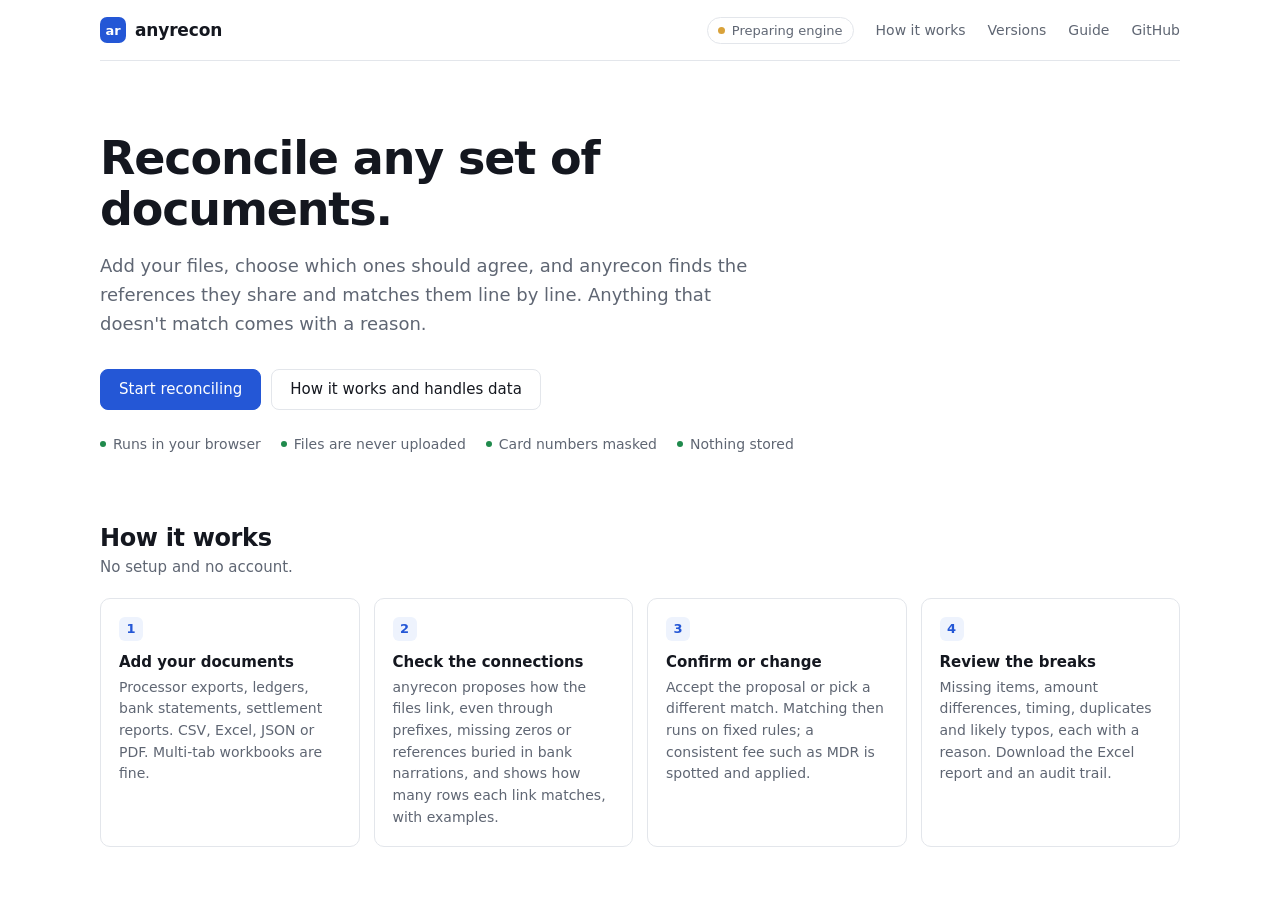
<file: web/index.html>
<!doctype html>
<html lang="en" class="landing">
<head>
<meta charset="utf-8">
<meta name="viewport" content="width=device-width, initial-scale=1">
<meta http-equiv="Content-Security-Policy" content="default-src 'self'; script-src 'self' blob: data: 'wasm-unsafe-eval' 'unsafe-eval'; worker-src 'self' blob: data:; connect-src 'self'; img-src 'self' data: blob:; style-src 'self' 'unsafe-inline'; font-src 'self' data:; object-src 'none'; base-uri 'none'; form-action 'none'">
<meta name="referrer" content="no-referrer">
<meta name="description" content="Reconcile any set of documents, in your browser. Files are never uploaded.">
<meta name="theme-color" content="#FFFFFF">
<title>anyrecon</title>
<link rel="icon" href="./favicon-32.png" type="image/png">
<link rel="apple-touch-icon" href="./apple-touch-icon.png">
<link rel="manifest" href="./manifest.webmanifest">
<link rel="stylesheet" href="./boot.css">
<link rel="stylesheet" href="./stlite/stlite.css">
</head>
<body>
<div id="landing"><div class="ar-wrap"><nav class="ar-nav"><a class="ar-logo" href="#"><b>ar</b>anyrecon</a><div class="ar-navlinks"><span class="ar-status" id="arStatus"><i></i><em>Preparing engine</em></span><button class="ar-install" id="arInstall" hidden>Install app</button><a class="opt" href="#how">How it works</a><a class="opt" href="#versions">Versions</a><a class="opt" href="https://anyrecon.vercel.app/guide.html" target="_blank" rel="noopener">Guide</a><a href="https://github.com/georgethesixth/anyrecon" target="_blank" rel="noopener">GitHub</a></div></nav><div class="ar-hero"><h1>Reconcile any set of documents.</h1><p>Add your files, choose which ones should agree, and anyrecon finds the references they share and matches them line by line. Anything that doesn't match comes with a reason.</p><div class="ar-actions"><button class="ar-btn primary" data-go="start">Start reconciling</button><a class="ar-btn" href="https://anyrecon.vercel.app/guide.html" target="_blank" rel="noopener">How it works and handles data</a></div><div class="ar-facts"><span>Runs in your browser</span><span>Files are never uploaded</span><span>Card numbers masked</span><span>Nothing stored</span></div></div><section class="ar-sec" id="how"><h2>How it works</h2><p>No setup and no account.</p><div class="ar-cards"><div class="ar-card"><span class="n">1</span><h3>Add your documents</h3><p>Processor exports, ledgers, bank statements, settlement reports. CSV, Excel, JSON or PDF. Multi-tab workbooks are fine.</p></div><div class="ar-card"><span class="n">2</span><h3>Check the connections</h3><p>anyrecon proposes how the files link, even through prefixes, missing zeros or references buried in bank narrations, and shows how many rows each link matches, with examples.</p></div><div class="ar-card"><span class="n">3</span><h3>Confirm or change</h3><p>Accept the proposal or pick a different match. Matching then runs on fixed rules; a consistent fee such as MDR is spotted and applied.</p></div><div class="ar-card"><span class="n">4</span><h3>Review the breaks</h3><p>Missing items, amount differences, timing, duplicates and likely typos, each with a reason. Download the Excel report and an audit trail.</p></div></div></section><section class="ar-sec" id="data"><h2>Your data</h2><p>Built for card and bank data. <a href="https://anyrecon.vercel.app/guide.html#data-handling" target="_blank" rel="noopener">Full detail in the guide.</a></p><dl class="ar-dl"><dt>Where it runs</dt><dd>In your browser tab. Files are opened here and never uploaded; the page is not allowed to send data anywhere.</dd><dt>Card numbers</dt><dd>Masked to the first six and last four digits on load. Security codes and PIN data are removed.</dd><dt>What is kept</dt><dd>Nothing. Close the tab or clear the session and it&#x27;s gone.</dd><dt>How matching works</dt><dd>Fixed rules you can see, not guesses. Every match records the rule that made it.</dd></dl></section><section class="ar-sec" id="versions"><h2>Which version?</h2><p>Same tool and same results. The difference is how much data each handles comfortably.</p><div class="ar-vt"><table><thead><tr><th></th><th><a href="#install">In your browser or as an app</a></th><th><a href="#download">Download for your computer</a></th></tr></thead><tbody><tr><th>Best for</th><td>Everyday reconciliations</td><td>Large files and month-end volumes</td></tr><tr><th>Comfortable size</th><td>Up to about 250,000 rows per file (37 MB for three files). 500,000 at most</td><td>Up to about 1,000,000 rows per file (150 MB for three files), with 8 GB of memory</td></tr><tr><th>Speed</th><td>About 2 minutes for 100,000 rows per file, 4 minutes for 250,000</td><td>About 1 minute for 100,000 rows per file, 8 minutes for 1,000,000</td></tr><tr><th>Install</th><td>Nothing. Optionally add it as an app in two clicks</td><td>Download a 1 MB ZIP; needs Python</td></tr><tr><th>Scanned documents</th><td>No: use a digital export</td><td>Yes, with Tesseract installed</td></tr><tr><th>Works offline</th><td>Yes, once added as an app and opened once</td><td>Yes, after the first run</td></tr><tr><th>Your files</th><td>Stay in the browser</td><td>Stay on your computer</td></tr><tr><th>Updates</th><td>Automatic</td><td>Download the new version</td></tr></tbody></table></div><p class="ar-vt-note">Measured with three files at once on a modest 2-core machine; faster computers finish sooner. <a href="https://anyrecon.vercel.app/guide.html#data-size-and-speed" target="_blank" rel="noopener">Full measurements</a>.</p></section><section class="ar-sec" id="install"><h2>Use it as an app</h2><p>Your browser adds it like an app in two clicks. Nothing to download, no administrator rights needed.</p><dl class="ar-dl"><dt>Add it</dt><dd>In Chrome or Edge, click the install icon at the right end of the address bar (a screen with a down arrow), or the <b>Install app</b> button at the top of this page.</dd><dt>Then</dt><dd>anyrecon opens in its own window from your Start menu, Dock or desktop, like any other app.</dd><dt>Offline</dt><dd>Once added and opened once, it starts and works with no internet connection.</dd><dt>Size</dt><dd>Same as the web page: it is the web page in its own window, so it handles the same amount of data.</dd><dt>Remove</dt><dd>Open the app, click the ⋮ menu at the top of its window, choose <b>Uninstall</b>.</dd></dl></section><section class="ar-sec" id="download"><h2>Download for your computer</h2><p>For large files: it uses your computer's full memory instead of the browser's. Also reads scanned documents. Same tool, same results, and your files stay on your computer.</p><div class="ar-os"><input type="radio" name="ar-os" id="os-win" checked><input type="radio" name="ar-os" id="os-mac"><input type="radio" name="ar-os" id="os-linux"><div class="ar-os-tabs"><label for="os-win">Windows</label><label for="os-mac">Mac</label><label for="os-linux">Linux</label></div><div class="ar-os-panels"><div class="ar-os-panel p-win"><a class="ar-btn primary" href="https://github.com/georgethesixth/anyrecon/archive/refs/heads/main.zip">Download for Windows</a><span class="ar-os-size">ZIP, about 1 MB</span><ol><li>Download and unzip it (right-click → <b>Extract All</b>).</li><li>In the <b>anyrecon-main</b> folder, double-click <b>Start anyrecon (Windows).bat</b>. If Windows says it protected your PC, click <b>More info</b> → <b>Run anyway</b>.</li><li>No Python yet? The download page opens: install it, ticking <b>Add python.exe to PATH</b> (no administrator rights needed), then double-click the file again.</li><li>The first run sets itself up in 2–5 minutes, then anyrecon opens in your browser.</li></ol></div><div class="ar-os-panel p-mac"><a class="ar-btn primary" href="https://github.com/georgethesixth/anyrecon/archive/refs/heads/main.zip">Download for Mac</a><span class="ar-os-size">ZIP, about 1 MB</span><ol><li>Download it; it unzips into an <b>anyrecon-main</b> folder.</li><li>Right-click <b>Start anyrecon (Mac).command</b> → <b>Open</b> → <b>Open</b>. The right-click is needed the first time only.</li><li>No Python yet? The download page opens: install it (it may ask for your Mac password), then repeat step 2.</li><li>The first run sets itself up in 2–5 minutes, then anyrecon opens in your browser.</li></ol></div><div class="ar-os-panel p-linux"><a class="ar-btn primary" href="https://github.com/georgethesixth/anyrecon/archive/refs/heads/main.zip">Download for Linux</a><span class="ar-os-size">ZIP, about 1 MB</span><ol><li>Download and unzip it.</li><li>In a terminal, in the <b>anyrecon-main</b> folder: <code>bash start-anyrecon-linux.sh</code></li><li>Needs Python 3.10+ with venv (<code>sudo apt install python3-venv</code> on Ubuntu).</li><li>The first run sets itself up in 2–5 minutes, then anyrecon opens in your browser.</li></ol></div></div><div class="ar-os-note">Installs only inside its own folder: delete the folder to remove it. The first run downloads its components from pypi.org; after that it works offline. Can't install anything? The browser version needs nothing installed. <a href="https://anyrecon.vercel.app/guide.html#run-it-on-your-computer" target="_blank" rel="noopener">Help and troubleshooting</a>.</div></div></section><footer class="ar-foot"><span>anyrecon 0.3.1 · updated 27 Nov 2026 · <a href="https://anyrecon.vercel.app/changelog.html" target="_blank" rel="noopener">What's new</a></span><span>A project by <a href="https://kemdi.co" target="_blank" rel="noopener">Kemdi Okoli</a> · <a href="https://anyrecon.vercel.app/guide.html" target="_blank" rel="noopener">Guide</a> · <a href="https://github.com/georgethesixth/anyrecon" target="_blank" rel="noopener">Source on GitHub</a></span></footer></div></div>
<div id="root"></div>
<script type="module" src="./boot.js"></script>
</body>
</html>
</file>
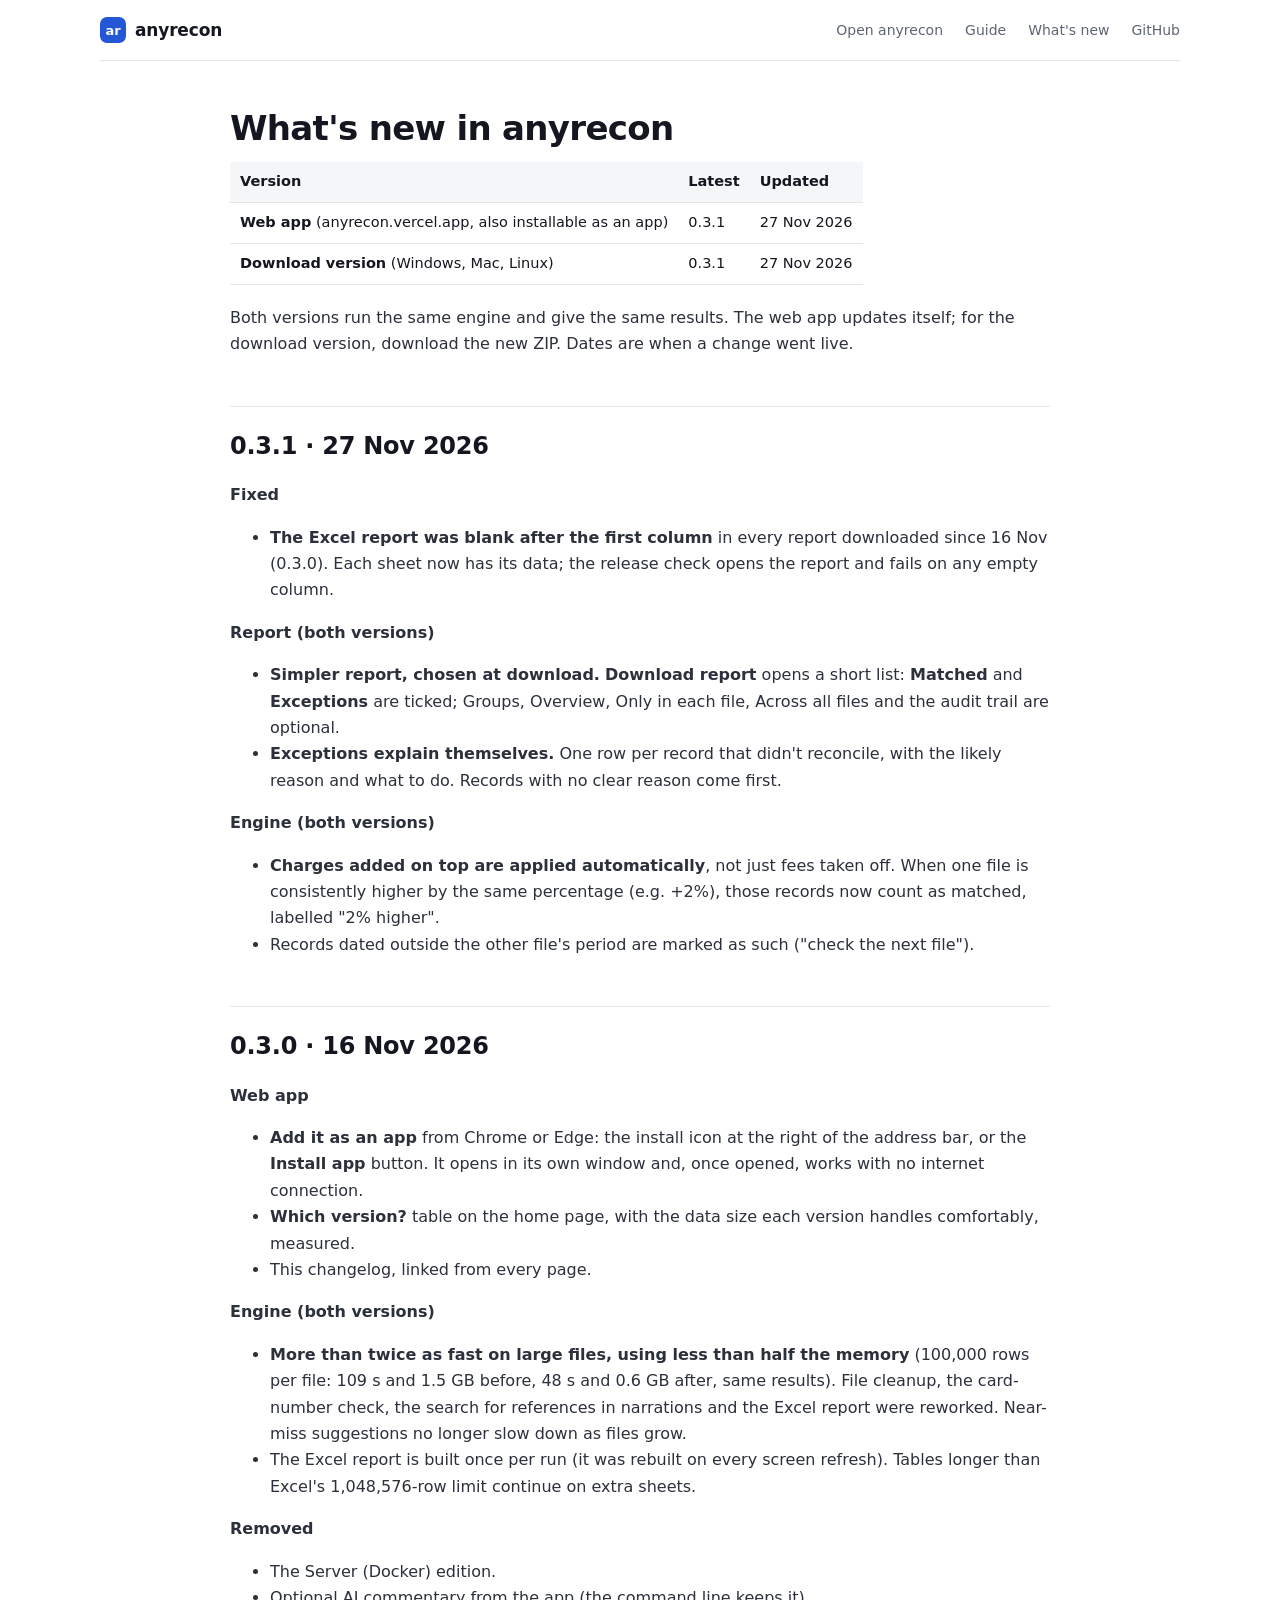
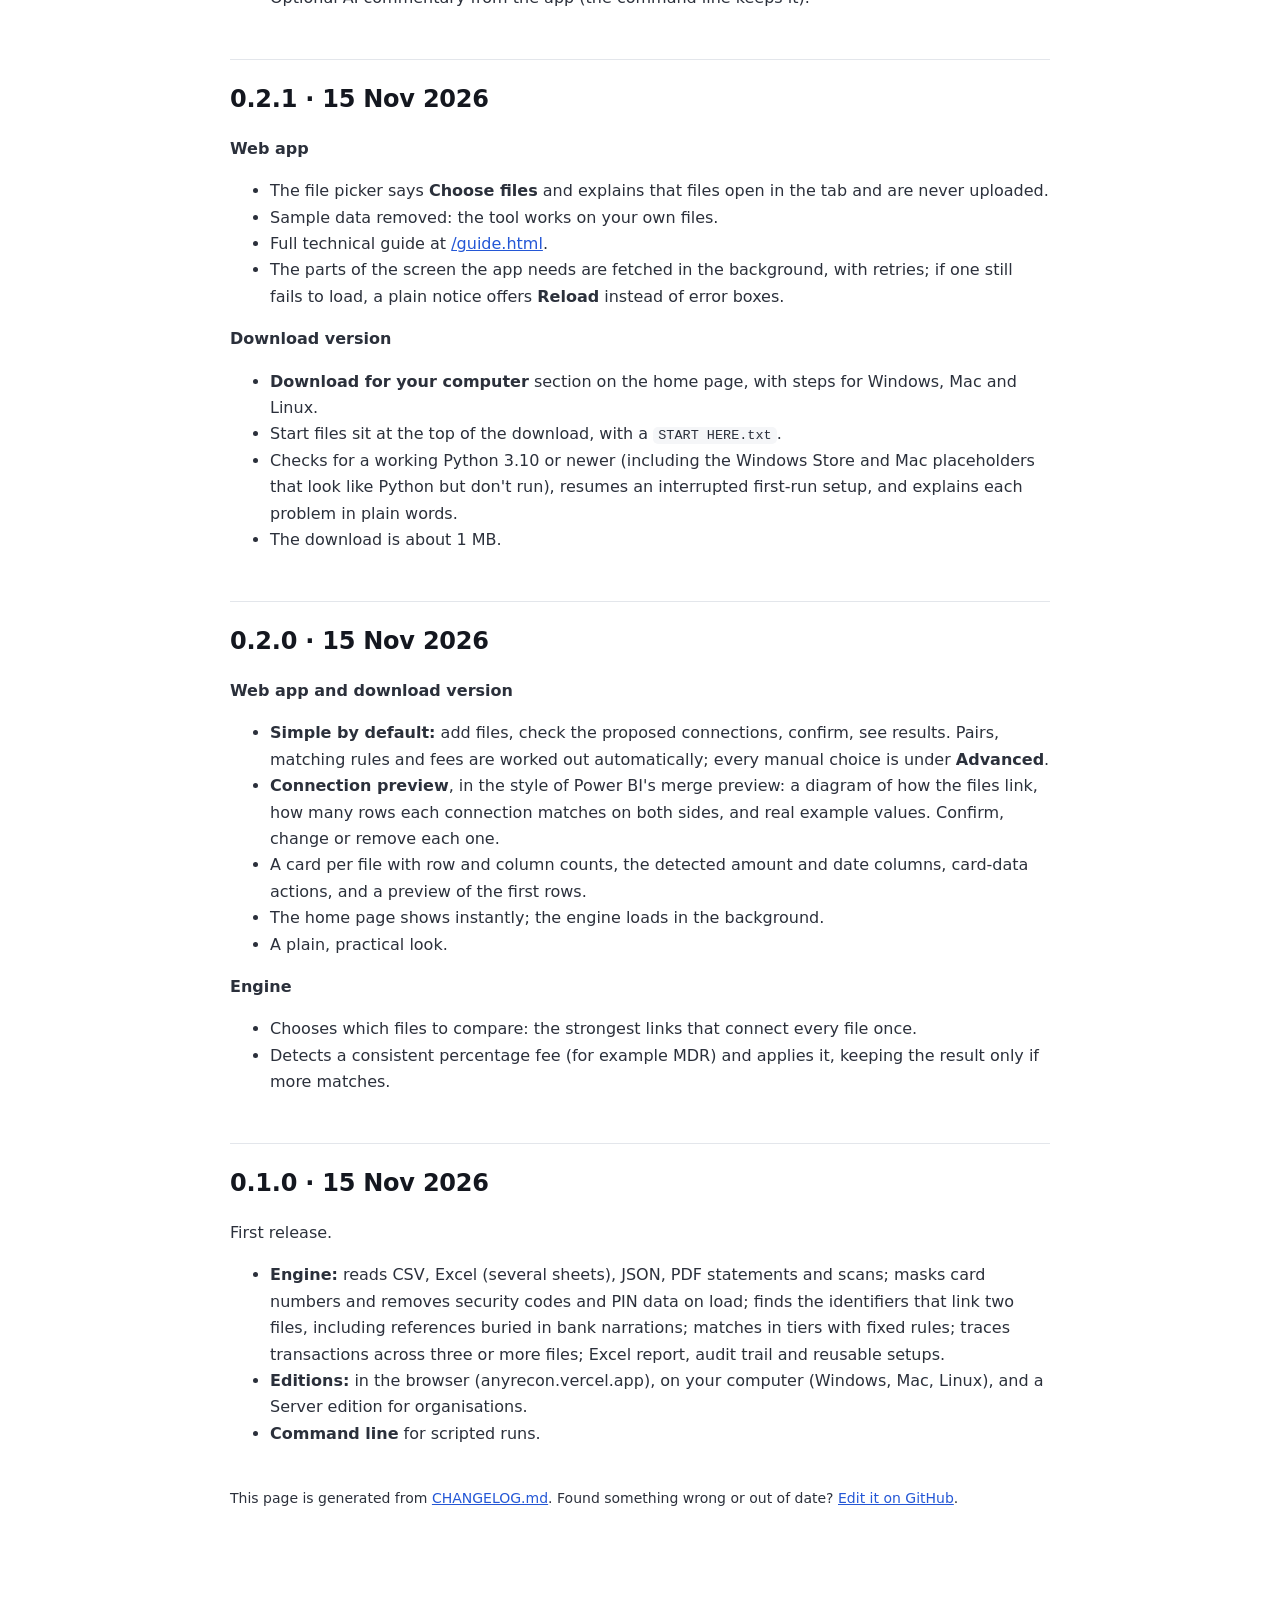
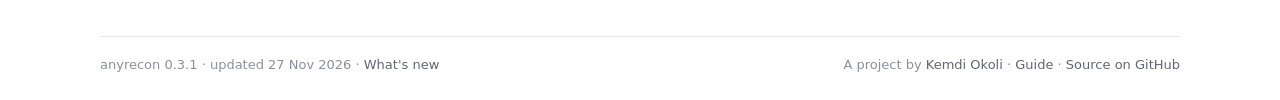
<file: web/changelog.html>
<!doctype html>
<html lang="en">
<head>
<meta charset="utf-8">
<meta name="viewport" content="width=device-width, initial-scale=1">
<meta http-equiv="Content-Security-Policy" content="default-src 'self'; script-src 'self' blob: data: 'wasm-unsafe-eval' 'unsafe-eval'; worker-src 'self' blob: data:; connect-src 'self'; img-src 'self' data: blob:; style-src 'self' 'unsafe-inline'; font-src 'self' data:; object-src 'none'; base-uri 'none'; form-action 'none'">
<meta name="referrer" content="no-referrer">
<meta name="description" content="anyrecon versions and what changed in each.">
<title>anyrecon · What's new</title>
<link rel="icon" href="./favicon-32.png" type="image/png">
<link rel="manifest" href="./manifest.webmanifest">
<link rel="stylesheet" href="./guide.css">
</head>
<body>
<div class="ar-wrap"><nav class="ar-nav"><a class="ar-logo" href="./"><b>ar</b>anyrecon</a><div class="ar-navlinks"><a href="./">Open anyrecon</a><a href="./guide.html">Guide</a><a href="./changelog.html">What's new</a><a href="https://github.com/georgethesixth/anyrecon" target="_blank" rel="noopener">GitHub</a></div></nav></div>
<main class="g-body"><h1 id="whats-new-in-anyrecon">What's new in anyrecon</h1>
<table>
<thead>
<tr>
<th>Version</th>
<th>Latest</th>
<th>Updated</th>
</tr>
</thead>
<tbody>
<tr>
<td><strong>Web app</strong> (anyrecon.vercel.app, also installable as an app)</td>
<td>0.3.1</td>
<td>27 Nov 2026</td>
</tr>
<tr>
<td><strong>Download version</strong> (Windows, Mac, Linux)</td>
<td>0.3.1</td>
<td>27 Nov 2026</td>
</tr>
</tbody>
</table>
<p>Both versions run the same engine and give the same results. The web app updates itself; for the download
version, download the new ZIP. Dates are when a change went live.</p>
<h2 id="031-27-nov-2026">0.3.1 · 27 Nov 2026</h2>
<p><strong>Fixed</strong></p>
<ul>
<li><strong>The Excel report was blank after the first column</strong> in every report downloaded since 16 Nov (0.3.0). Each
  sheet now has its data; the release check opens the report and fails on any empty column.</li>
</ul>
<p><strong>Report (both versions)</strong></p>
<ul>
<li><strong>Simpler report, chosen at download.</strong> <strong>Download report</strong> opens a short list: <strong>Matched</strong> and <strong>Exceptions</strong>
  are ticked; Groups, Overview, Only in each file, Across all files and the audit trail are optional.</li>
<li><strong>Exceptions explain themselves.</strong> One row per record that didn't reconcile, with the likely reason and what to
  do. Records with no clear reason come first.</li>
</ul>
<p><strong>Engine (both versions)</strong></p>
<ul>
<li><strong>Charges added on top are applied automatically</strong>, not just fees taken off. When one file is consistently
  higher by the same percentage (e.g. +2%), those records now count as matched, labelled "2% higher".</li>
<li>Records dated outside the other file's period are marked as such ("check the next file").</li>
</ul>
<h2 id="030-16-nov-2026">0.3.0 · 16 Nov 2026</h2>
<p><strong>Web app</strong></p>
<ul>
<li><strong>Add it as an app</strong> from Chrome or Edge: the install icon at the right of the address bar, or the
  <strong>Install app</strong> button. It opens in its own window and, once opened, works with no internet connection.</li>
<li><strong>Which version?</strong> table on the home page, with the data size each version handles comfortably, measured.</li>
<li>This changelog, linked from every page.</li>
</ul>
<p><strong>Engine (both versions)</strong></p>
<ul>
<li><strong>More than twice as fast on large files, using less than half the memory</strong> (100,000 rows per file: 109 s and
  1.5 GB before, 48 s and 0.6 GB after, same results). File cleanup, the card-number check, the search for references in
  narrations and the Excel report were reworked. Near-miss suggestions no longer slow down as files grow.</li>
<li>The Excel report is built once per run (it was rebuilt on every screen refresh). Tables longer than Excel's
  1,048,576-row limit continue on extra sheets.</li>
</ul>
<p><strong>Removed</strong></p>
<ul>
<li>The Server (Docker) edition.</li>
<li>Optional AI commentary from the app (the command line keeps it).</li>
</ul>
<h2 id="021-15-nov-2026">0.2.1 · 15 Nov 2026</h2>
<p><strong>Web app</strong></p>
<ul>
<li>The file picker says <strong>Choose files</strong> and explains that files open in the tab and are never uploaded.</li>
<li>Sample data removed: the tool works on your own files.</li>
<li>Full technical guide at <a href="guide.html">/guide.html</a>.</li>
<li>The parts of the screen the app needs are fetched in the background, with retries; if one still fails to load,
  a plain notice offers <strong>Reload</strong> instead of error boxes.</li>
</ul>
<p><strong>Download version</strong></p>
<ul>
<li><strong>Download for your computer</strong> section on the home page, with steps for Windows, Mac and Linux.</li>
<li>Start files sit at the top of the download, with a <code>START HERE.txt</code>.</li>
<li>Checks for a working Python 3.10 or newer (including the Windows Store and Mac placeholders that look like
  Python but don't run), resumes an interrupted first-run setup, and explains each problem in plain words.</li>
<li>The download is about 1 MB.</li>
</ul>
<h2 id="020-15-nov-2026">0.2.0 · 15 Nov 2026</h2>
<p><strong>Web app and download version</strong></p>
<ul>
<li><strong>Simple by default:</strong> add files, check the proposed connections, confirm, see results. Pairs, matching rules
  and fees are worked out automatically; every manual choice is under <strong>Advanced</strong>.</li>
<li><strong>Connection preview</strong>, in the style of Power BI's merge preview: a diagram of how the files link, how many rows
  each connection matches on both sides, and real example values. Confirm, change or remove each one.</li>
<li>A card per file with row and column counts, the detected amount and date columns, card-data actions, and a
  preview of the first rows.</li>
<li>The home page shows instantly; the engine loads in the background.</li>
<li>A plain, practical look.</li>
</ul>
<p><strong>Engine</strong></p>
<ul>
<li>Chooses which files to compare: the strongest links that connect every file once.</li>
<li>Detects a consistent percentage fee (for example MDR) and applies it, keeping the result only if more matches.</li>
</ul>
<h2 id="010-15-nov-2026">0.1.0 · 15 Nov 2026</h2>
<p>First release.</p>
<ul>
<li><strong>Engine:</strong> reads CSV, Excel (several sheets), JSON, PDF statements and scans; masks card numbers and removes
  security codes and PIN data on load; finds the identifiers that link two files, including references buried
  in bank narrations; matches in tiers with fixed rules; traces transactions across three or more files; Excel
  report, audit trail and reusable setups.</li>
<li><strong>Editions:</strong> in the browser (anyrecon.vercel.app), on your computer (Windows, Mac, Linux), and a Server edition
  for organisations.</li>
<li><strong>Command line</strong> for scripted runs.</li>
</ul>
<p class="g-edit">This page is generated from <a href="https://github.com/georgethesixth/anyrecon/blob/main/CHANGELOG.md" target="_blank" rel="noopener">CHANGELOG.md</a>.
Found something wrong or out of date? <a href="https://github.com/georgethesixth/anyrecon/edit/main/CHANGELOG.md" target="_blank" rel="noopener">Edit it on GitHub</a>.</p>
</main>
<div class="ar-wrap"><footer class="ar-foot"><span>anyrecon 0.3.1 · updated 27 Nov 2026 · <a href="https://anyrecon.vercel.app/changelog.html" target="_blank" rel="noopener">What's new</a></span><span>A project by <a href="https://kemdi.co" target="_blank" rel="noopener">Kemdi Okoli</a> · <a href="https://anyrecon.vercel.app/guide.html" target="_blank" rel="noopener">Guide</a> · <a href="https://github.com/georgethesixth/anyrecon" target="_blank" rel="noopener">Source on GitHub</a></span></footer></div>
</body>
</html>
</file>
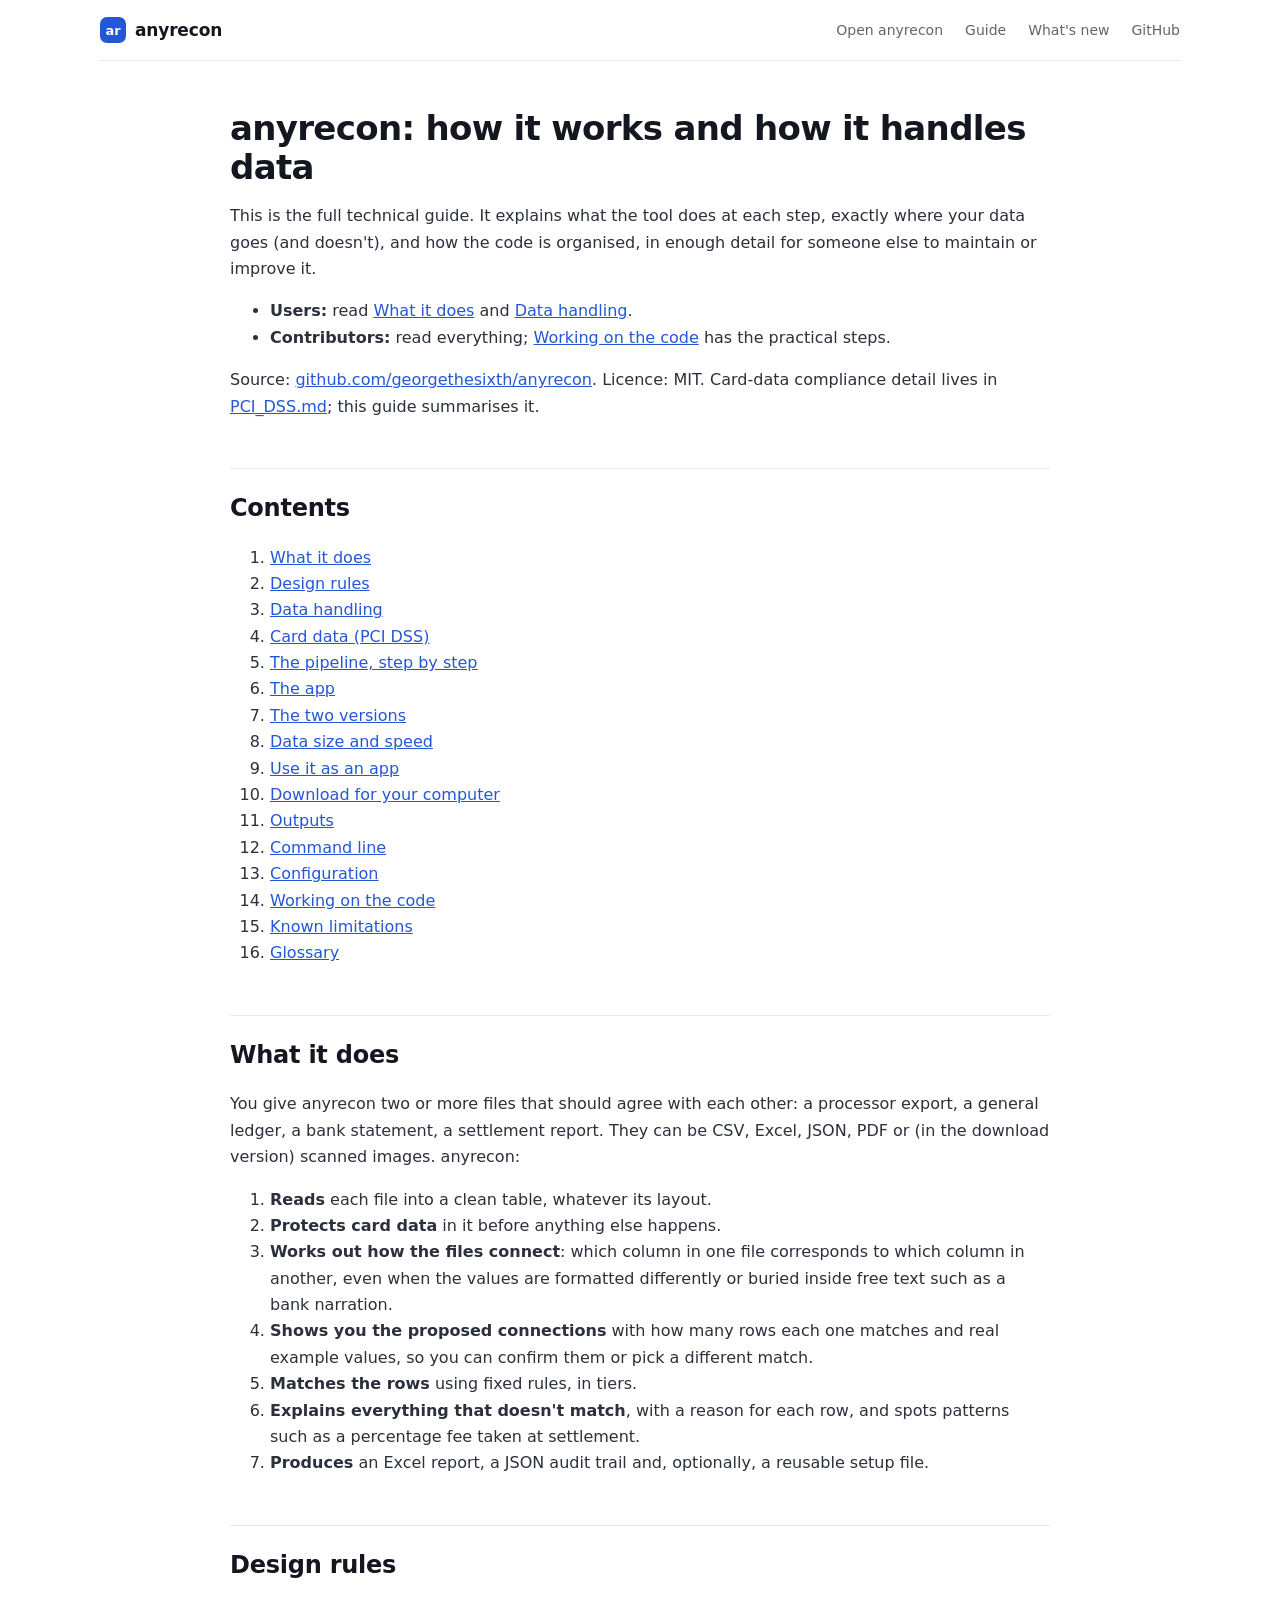
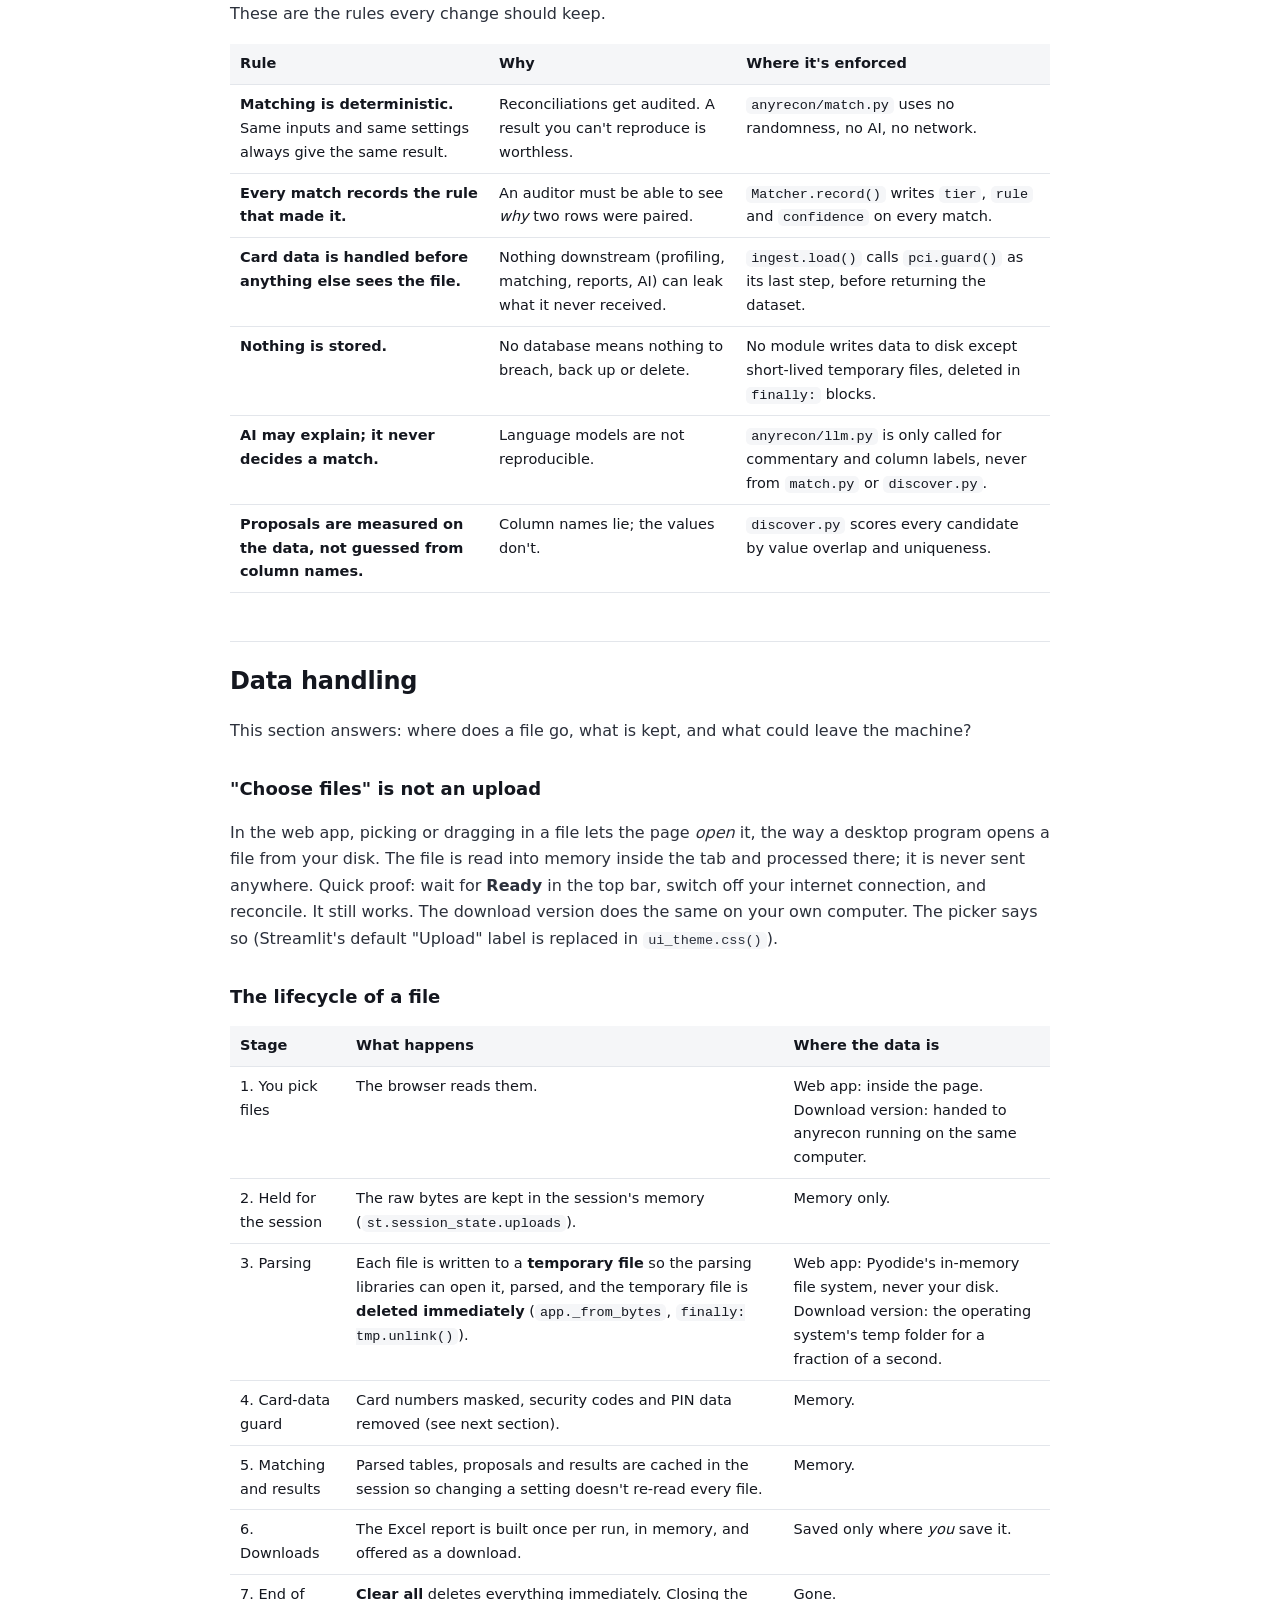
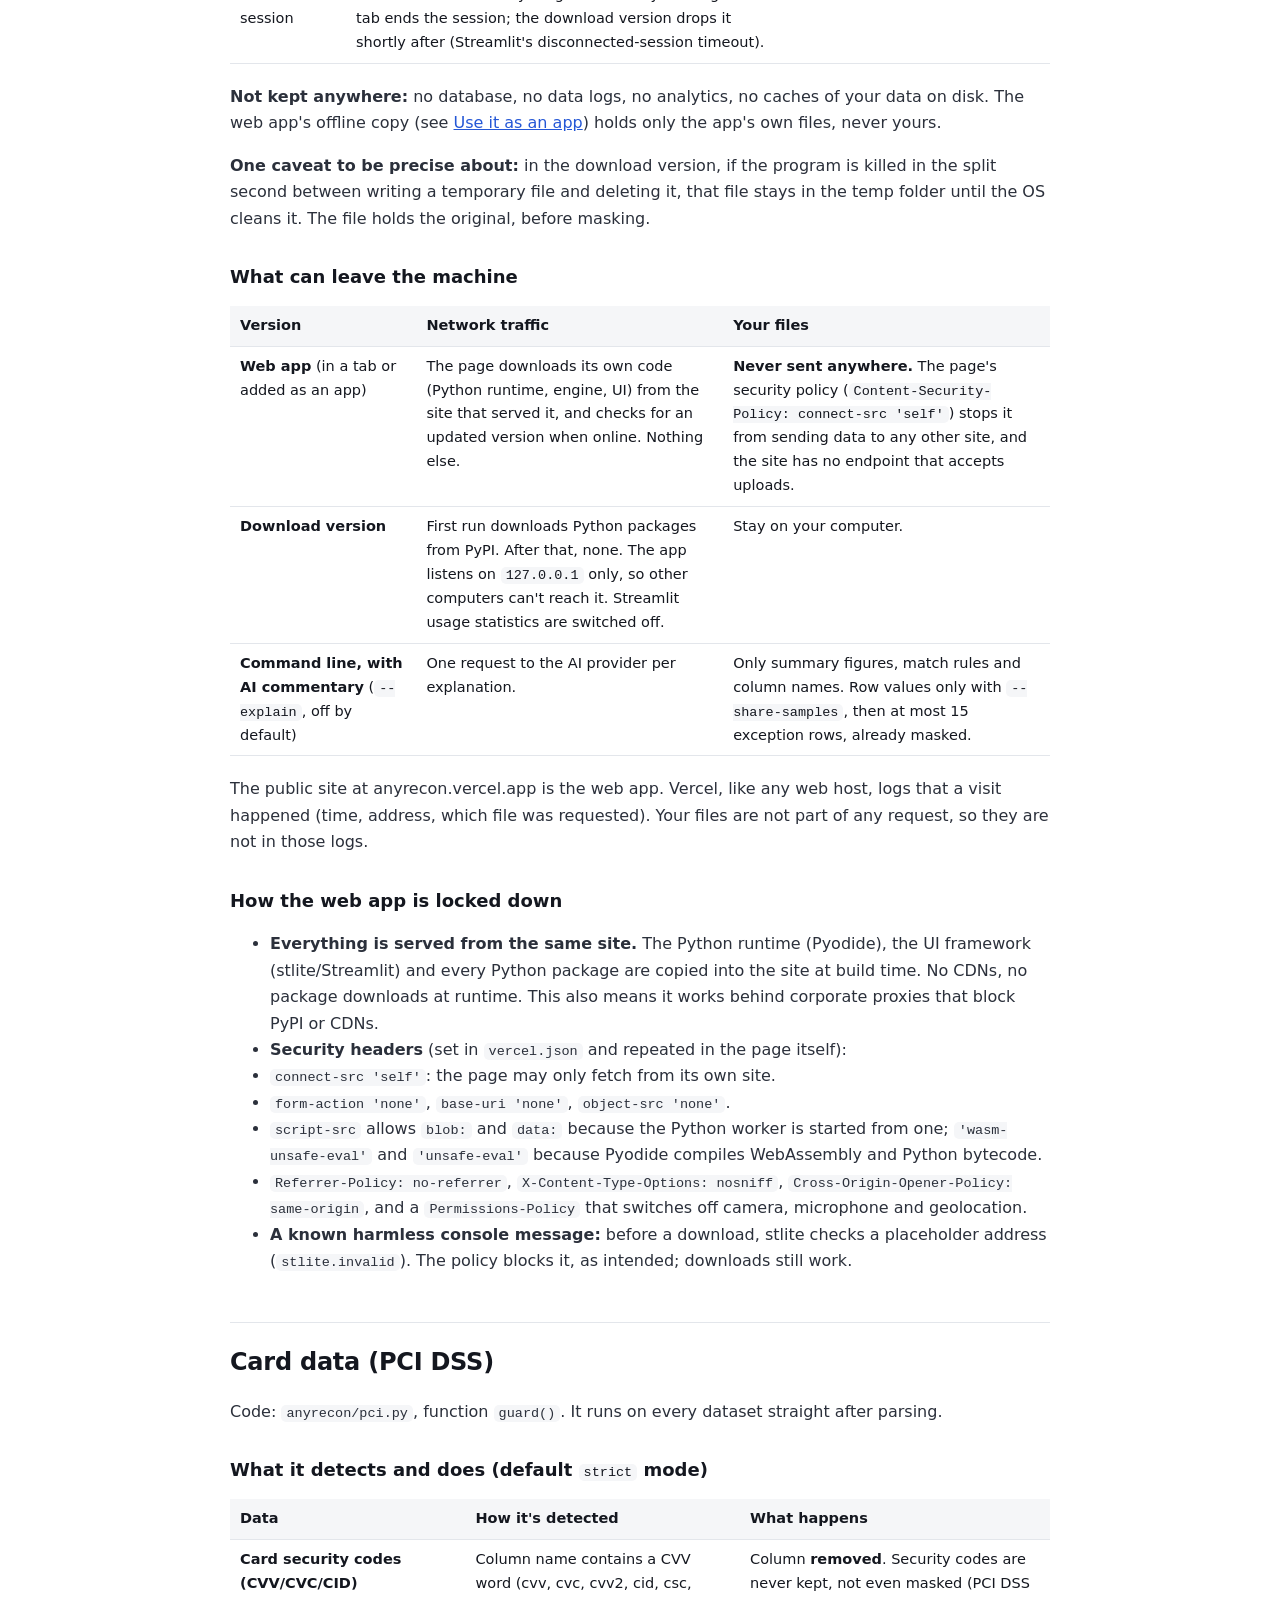
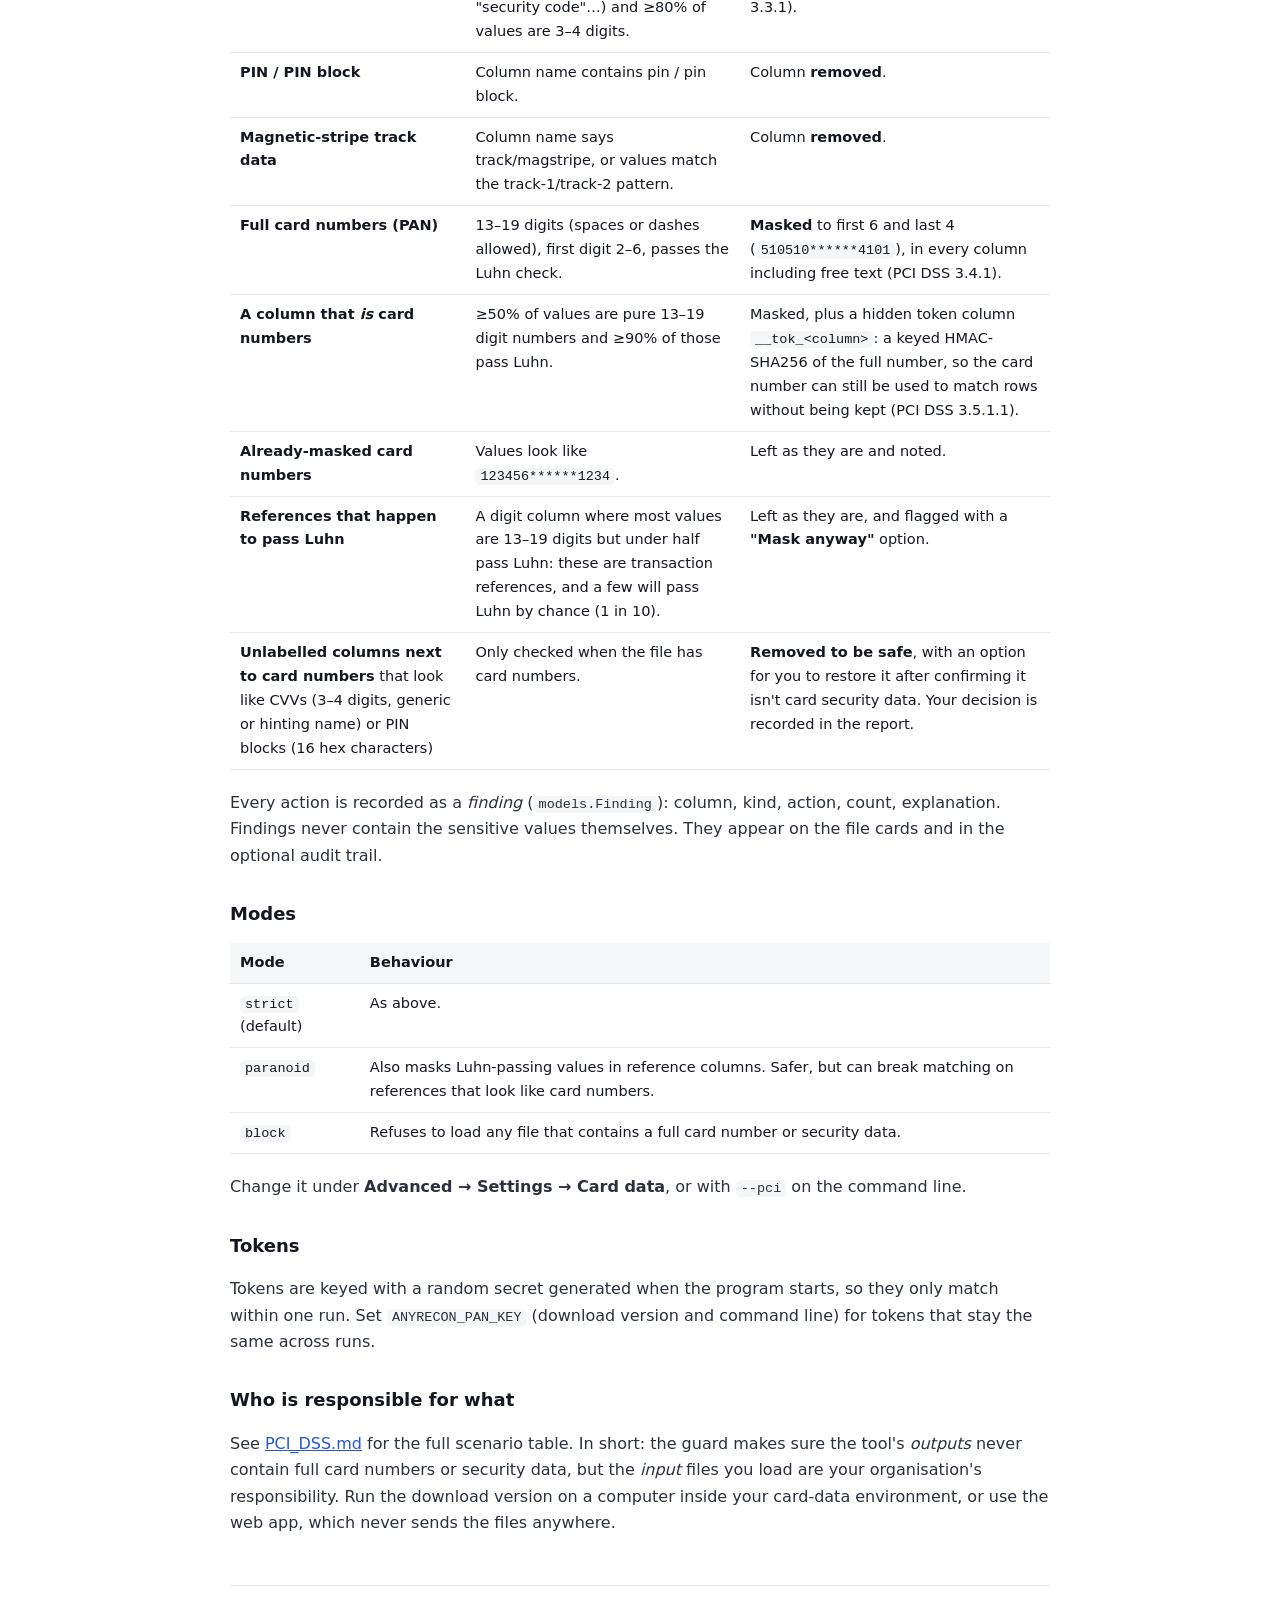
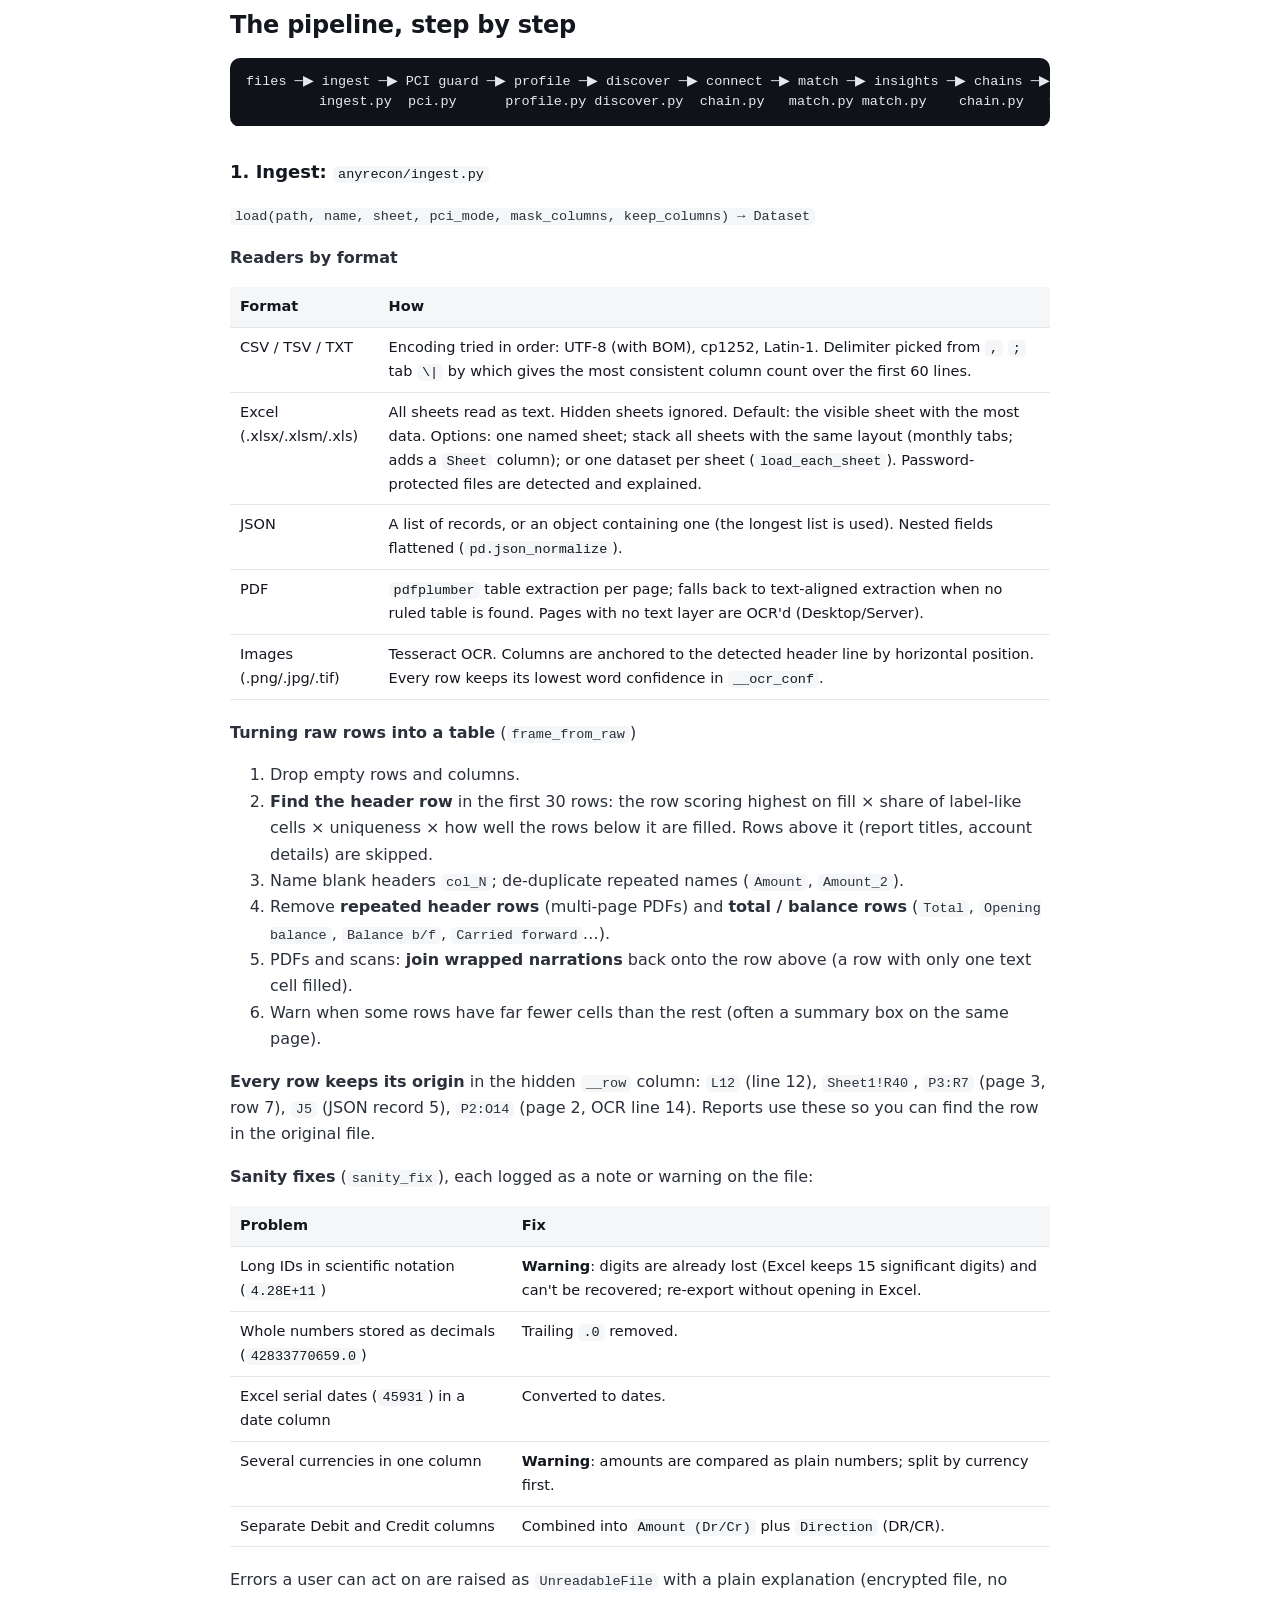
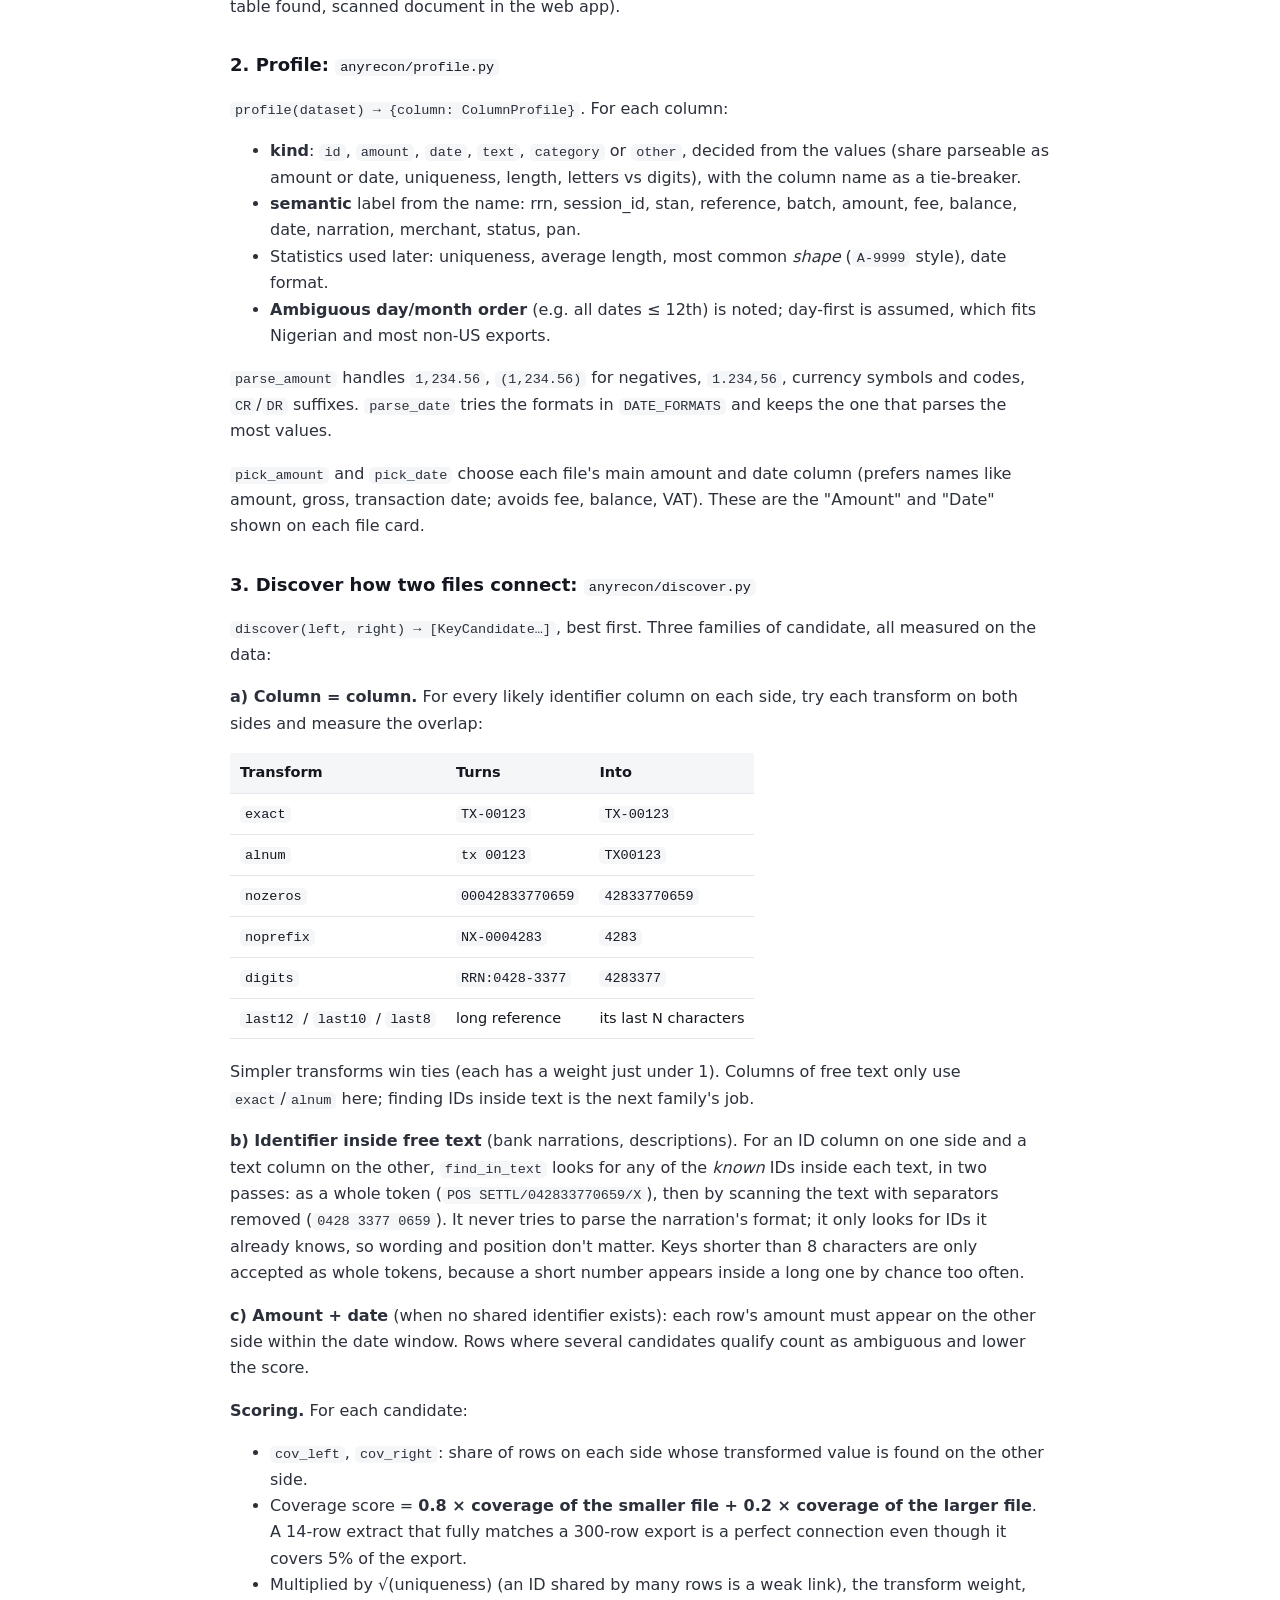
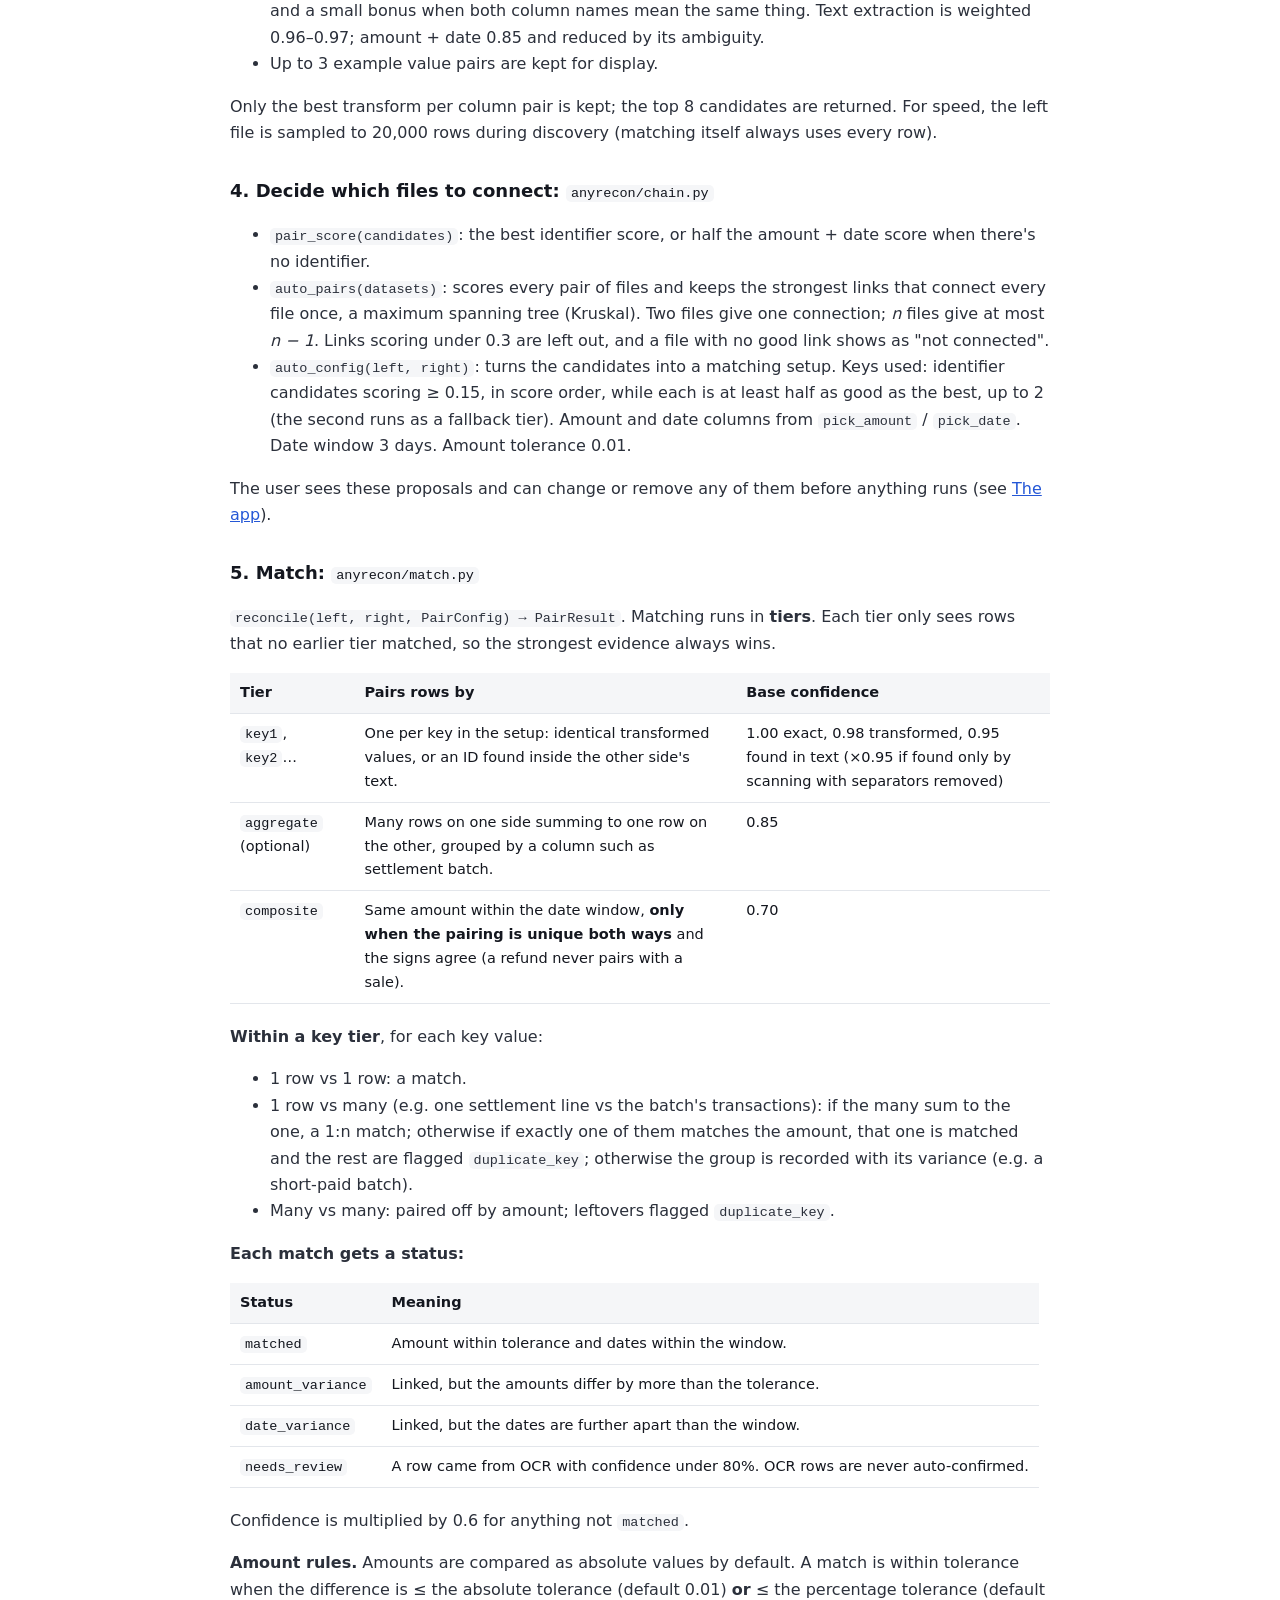
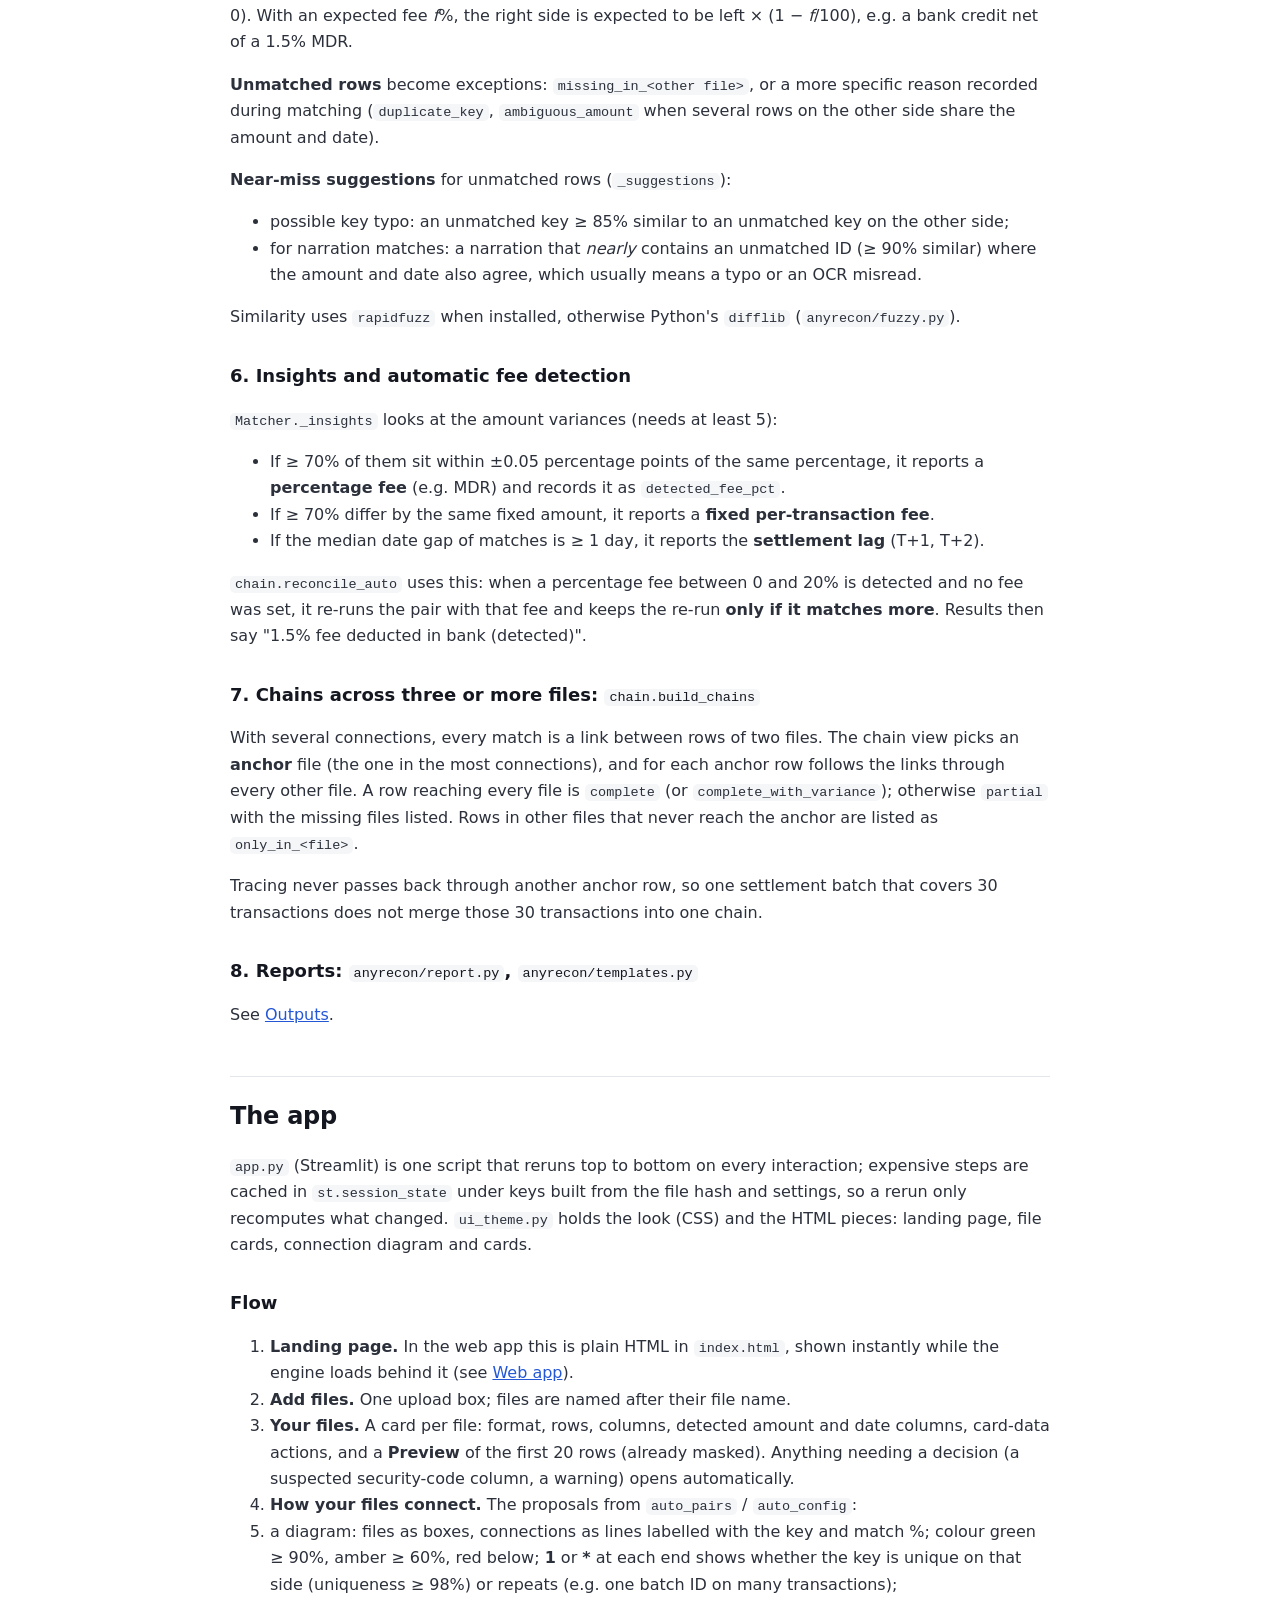
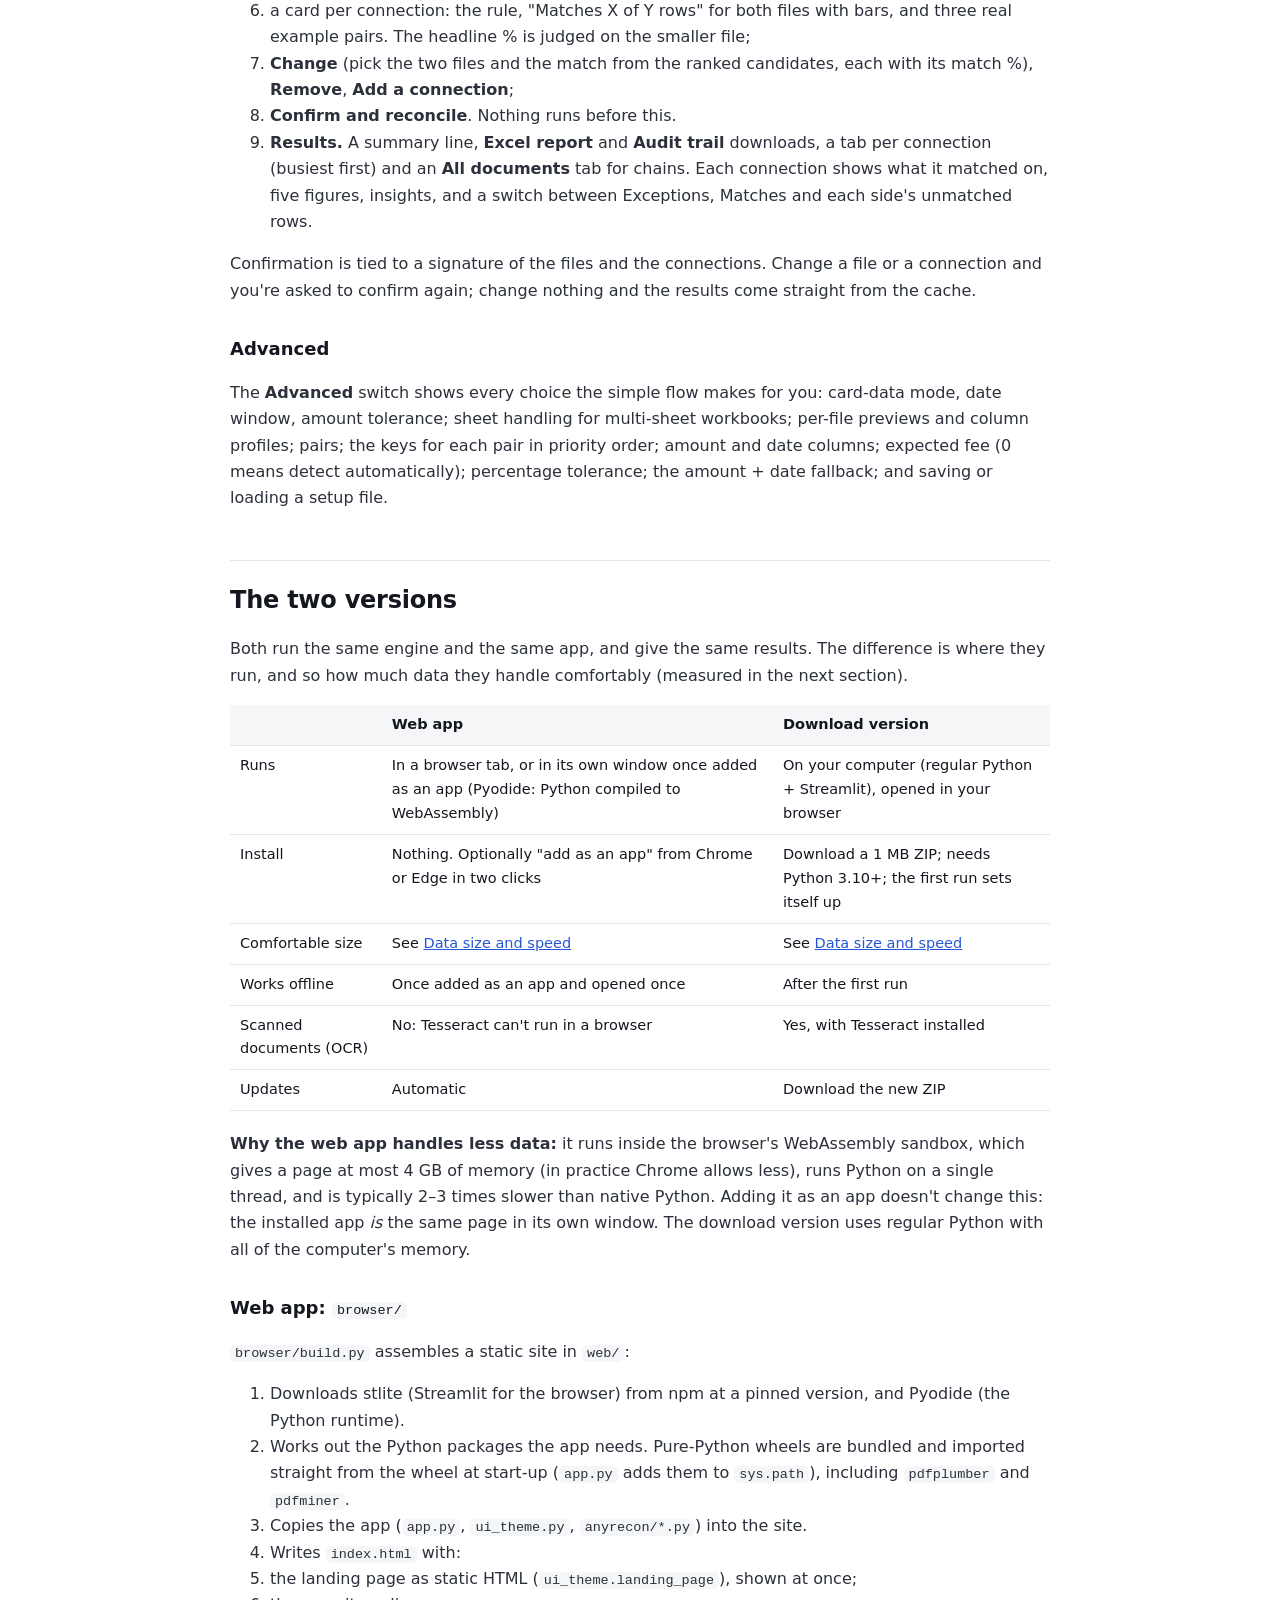
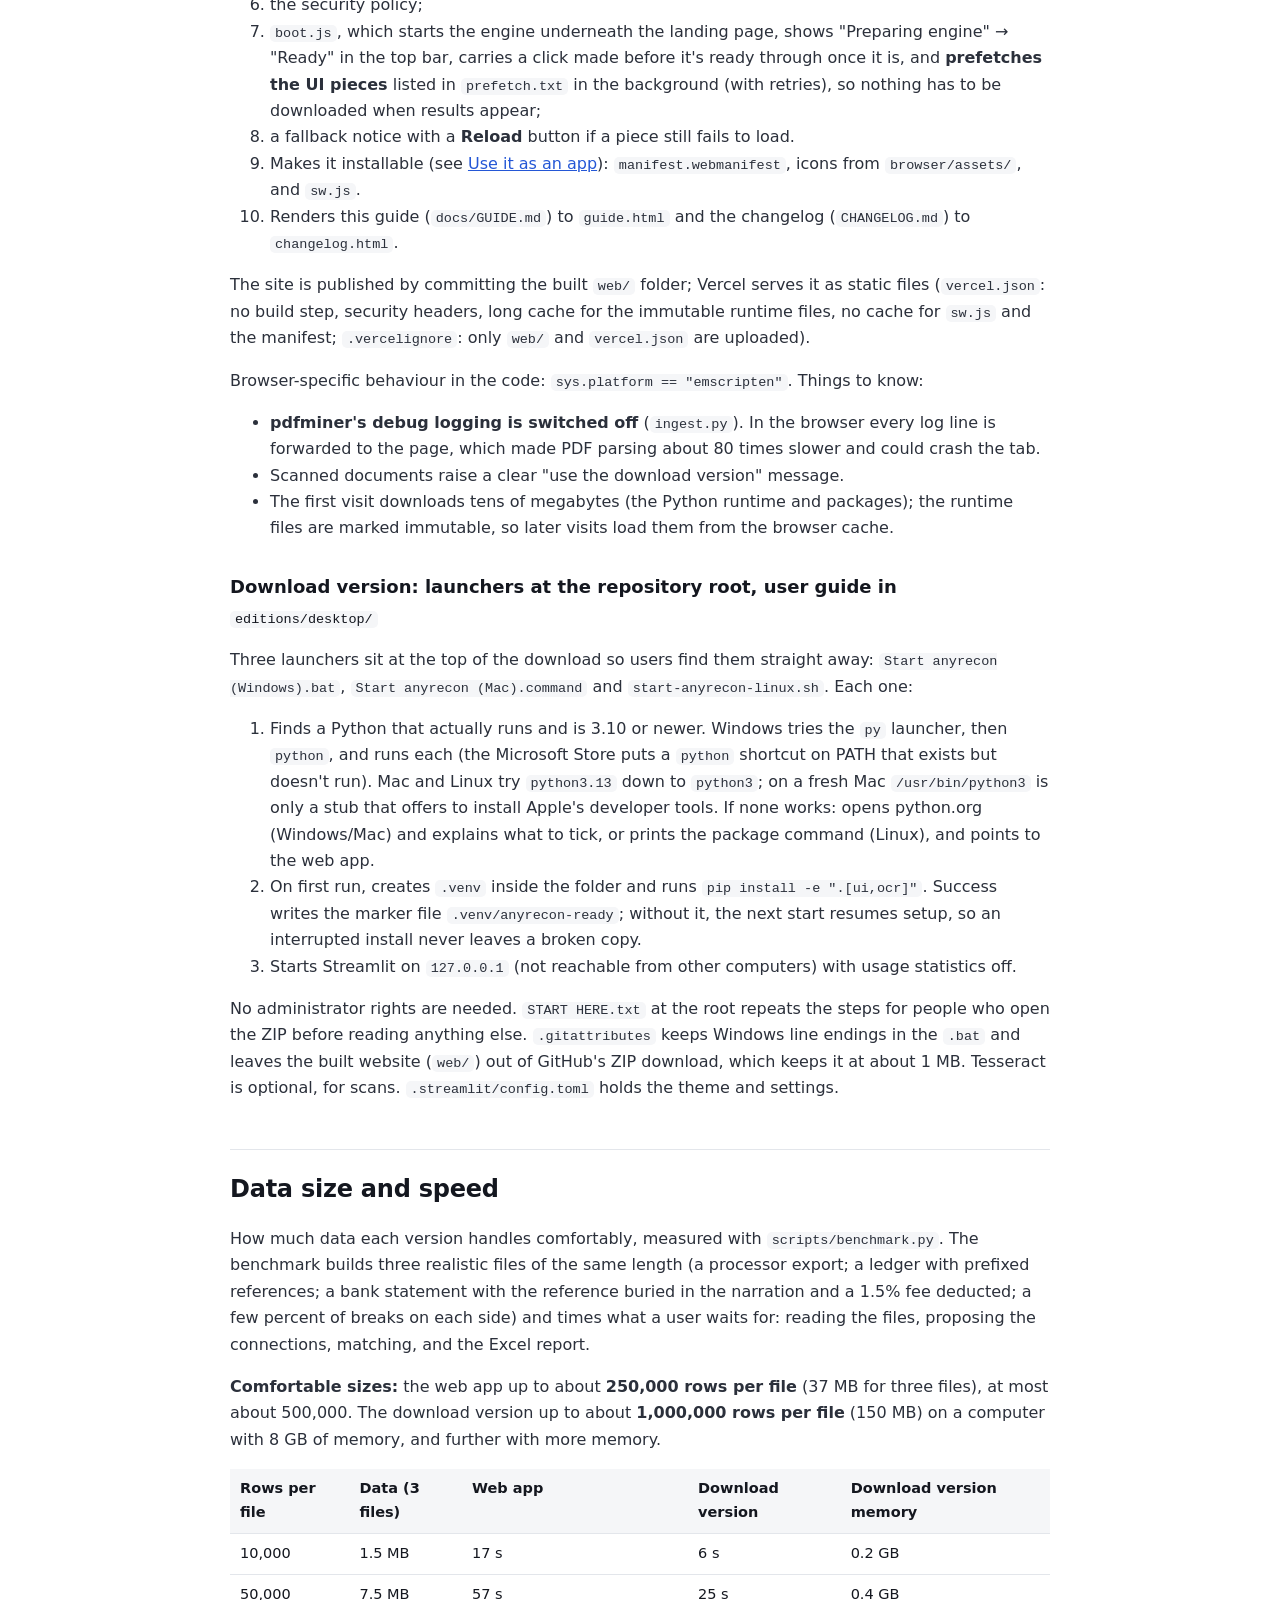
<file: web/guide.html>
<!doctype html>
<html lang="en">
<head>
<meta charset="utf-8">
<meta name="viewport" content="width=device-width, initial-scale=1">
<meta http-equiv="Content-Security-Policy" content="default-src 'self'; script-src 'self' blob: data: 'wasm-unsafe-eval' 'unsafe-eval'; worker-src 'self' blob: data:; connect-src 'self'; img-src 'self' data: blob:; style-src 'self' 'unsafe-inline'; font-src 'self' data:; object-src 'none'; base-uri 'none'; form-action 'none'">
<meta name="referrer" content="no-referrer">
<meta name="description" content="How anyrecon works and how it handles your data: the full technical guide.">
<title>anyrecon · Guide</title>
<link rel="icon" href="./favicon-32.png" type="image/png">
<link rel="manifest" href="./manifest.webmanifest">
<link rel="stylesheet" href="./guide.css">
</head>
<body>
<div class="ar-wrap"><nav class="ar-nav"><a class="ar-logo" href="./"><b>ar</b>anyrecon</a><div class="ar-navlinks"><a href="./">Open anyrecon</a><a href="./guide.html">Guide</a><a href="./changelog.html">What's new</a><a href="https://github.com/georgethesixth/anyrecon" target="_blank" rel="noopener">GitHub</a></div></nav></div>
<main class="g-body"><h1 id="anyrecon-how-it-works-and-how-it-handles-data">anyrecon: how it works and how it handles data</h1>
<p>This is the full technical guide. It explains what the tool does at each step, exactly where your data goes
(and doesn't), and how the code is organised, in enough detail for someone else to maintain or improve it.</p>
<ul>
<li><strong>Users:</strong> read <a href="#what-it-does">What it does</a> and <a href="#data-handling">Data handling</a>.</li>
<li><strong>Contributors:</strong> read everything; <a href="#working-on-the-code">Working on the code</a> has the practical steps.</li>
</ul>
<p>Source: <a href="https://github.com/georgethesixth/anyrecon">github.com/georgethesixth/anyrecon</a>. Licence: MIT.
Card-data compliance detail lives in <a href="https://github.com/georgethesixth/anyrecon/blob/main/docs/PCI_DSS.md">PCI_DSS.md</a>;
this guide summarises it.</p>
<h2 id="contents">Contents</h2>
<ol>
<li><a href="#what-it-does">What it does</a></li>
<li><a href="#design-rules">Design rules</a></li>
<li><a href="#data-handling">Data handling</a></li>
<li><a href="#card-data-pci-dss">Card data (PCI DSS)</a></li>
<li><a href="#the-pipeline-step-by-step">The pipeline, step by step</a></li>
<li><a href="#the-app">The app</a></li>
<li><a href="#the-two-versions">The two versions</a></li>
<li><a href="#data-size-and-speed">Data size and speed</a></li>
<li><a href="#use-it-as-an-app">Use it as an app</a></li>
<li><a href="#download-for-your-computer">Download for your computer</a></li>
<li><a href="#outputs">Outputs</a></li>
<li><a href="#command-line">Command line</a></li>
<li><a href="#configuration">Configuration</a></li>
<li><a href="#working-on-the-code">Working on the code</a></li>
<li><a href="#known-limitations">Known limitations</a></li>
<li><a href="#glossary">Glossary</a></li>
</ol>
<h2 id="what-it-does">What it does</h2>
<p>You give anyrecon two or more files that should agree with each other: a processor export, a general ledger, a
bank statement, a settlement report. They can be CSV, Excel, JSON, PDF or (in the download version)
scanned images. anyrecon:</p>
<ol>
<li><strong>Reads</strong> each file into a clean table, whatever its layout.</li>
<li><strong>Protects card data</strong> in it before anything else happens.</li>
<li><strong>Works out how the files connect</strong>: which column in one file corresponds to which column in another, even
   when the values are formatted differently or buried inside free text such as a bank narration.</li>
<li><strong>Shows you the proposed connections</strong> with how many rows each one matches and real example values, so you
   can confirm them or pick a different match.</li>
<li><strong>Matches the rows</strong> using fixed rules, in tiers.</li>
<li><strong>Explains everything that doesn't match</strong>, with a reason for each row, and spots patterns such as a
   percentage fee taken at settlement.</li>
<li><strong>Produces</strong> an Excel report, a JSON audit trail and, optionally, a reusable setup file.</li>
</ol>
<h2 id="design-rules">Design rules</h2>
<p>These are the rules every change should keep.</p>
<table>
<thead>
<tr>
<th>Rule</th>
<th>Why</th>
<th>Where it's enforced</th>
</tr>
</thead>
<tbody>
<tr>
<td><strong>Matching is deterministic.</strong> Same inputs and same settings always give the same result.</td>
<td>Reconciliations get audited. A result you can't reproduce is worthless.</td>
<td><code>anyrecon/match.py</code> uses no randomness, no AI, no network.</td>
</tr>
<tr>
<td><strong>Every match records the rule that made it.</strong></td>
<td>An auditor must be able to see <em>why</em> two rows were paired.</td>
<td><code>Matcher.record()</code> writes <code>tier</code>, <code>rule</code> and <code>confidence</code> on every match.</td>
</tr>
<tr>
<td><strong>Card data is handled before anything else sees the file.</strong></td>
<td>Nothing downstream (profiling, matching, reports, AI) can leak what it never received.</td>
<td><code>ingest.load()</code> calls <code>pci.guard()</code> as its last step, before returning the dataset.</td>
</tr>
<tr>
<td><strong>Nothing is stored.</strong></td>
<td>No database means nothing to breach, back up or delete.</td>
<td>No module writes data to disk except short-lived temporary files, deleted in <code>finally:</code> blocks.</td>
</tr>
<tr>
<td><strong>AI may explain; it never decides a match.</strong></td>
<td>Language models are not reproducible.</td>
<td><code>anyrecon/llm.py</code> is only called for commentary and column labels, never from <code>match.py</code> or <code>discover.py</code>.</td>
</tr>
<tr>
<td><strong>Proposals are measured on the data, not guessed from column names.</strong></td>
<td>Column names lie; the values don't.</td>
<td><code>discover.py</code> scores every candidate by value overlap and uniqueness.</td>
</tr>
</tbody>
</table>
<h2 id="data-handling">Data handling</h2>
<p>This section answers: where does a file go, what is kept, and what could leave the machine?</p>
<h3 id="choose-files-is-not-an-upload">"Choose files" is not an upload</h3>
<p>In the web app, picking or dragging in a file lets the page <em>open</em> it, the way a desktop program opens a file from
your disk. The file is read into memory inside the tab and processed there; it is never sent anywhere. Quick
proof: wait for <strong>Ready</strong> in the top bar, switch off your internet connection, and reconcile. It still works. The
download version does the same on your own computer. The picker says so (Streamlit's default "Upload" label is
replaced in <code>ui_theme.css()</code>).</p>
<h3 id="the-lifecycle-of-a-file">The lifecycle of a file</h3>
<table>
<thead>
<tr>
<th>Stage</th>
<th>What happens</th>
<th>Where the data is</th>
</tr>
</thead>
<tbody>
<tr>
<td>1. You pick files</td>
<td>The browser reads them.</td>
<td>Web app: inside the page. Download version: handed to anyrecon running on the same computer.</td>
</tr>
<tr>
<td>2. Held for the session</td>
<td>The raw bytes are kept in the session's memory (<code>st.session_state.uploads</code>).</td>
<td>Memory only.</td>
</tr>
<tr>
<td>3. Parsing</td>
<td>Each file is written to a <strong>temporary file</strong> so the parsing libraries can open it, parsed, and the temporary file is <strong>deleted immediately</strong> (<code>app._from_bytes</code>, <code>finally: tmp.unlink()</code>).</td>
<td>Web app: Pyodide's in-memory file system, never your disk. Download version: the operating system's temp folder for a fraction of a second.</td>
</tr>
<tr>
<td>4. Card-data guard</td>
<td>Card numbers masked, security codes and PIN data removed (see next section).</td>
<td>Memory.</td>
</tr>
<tr>
<td>5. Matching and results</td>
<td>Parsed tables, proposals and results are cached in the session so changing a setting doesn't re-read every file.</td>
<td>Memory.</td>
</tr>
<tr>
<td>6. Downloads</td>
<td>The Excel report is built once per run, in memory, and offered as a download.</td>
<td>Saved only where <em>you</em> save it.</td>
</tr>
<tr>
<td>7. End of session</td>
<td><strong>Clear all</strong> deletes everything immediately. Closing the tab ends the session; the download version drops it shortly after (Streamlit's disconnected-session timeout).</td>
<td>Gone.</td>
</tr>
</tbody>
</table>
<p><strong>Not kept anywhere:</strong> no database, no data logs, no analytics, no caches of your data on disk. The web app's
offline copy (see <a href="#use-it-as-an-app">Use it as an app</a>) holds only the app's own files, never yours.</p>
<p><strong>One caveat to be precise about:</strong> in the download version, if the program is killed in the split second
between writing a temporary file and deleting it, that file stays in the temp folder until the OS cleans it. The
file holds the original, before masking.</p>
<h3 id="what-can-leave-the-machine">What can leave the machine</h3>
<table>
<thead>
<tr>
<th>Version</th>
<th>Network traffic</th>
<th>Your files</th>
</tr>
</thead>
<tbody>
<tr>
<td><strong>Web app</strong> (in a tab or added as an app)</td>
<td>The page downloads its own code (Python runtime, engine, UI) from the site that served it, and checks for an updated version when online. Nothing else.</td>
<td><strong>Never sent anywhere.</strong> The page's security policy (<code>Content-Security-Policy: connect-src 'self'</code>) stops it from sending data to any other site, and the site has no endpoint that accepts uploads.</td>
</tr>
<tr>
<td><strong>Download version</strong></td>
<td>First run downloads Python packages from PyPI. After that, none. The app listens on <code>127.0.0.1</code> only, so other computers can't reach it. Streamlit usage statistics are switched off.</td>
<td>Stay on your computer.</td>
</tr>
<tr>
<td><strong>Command line, with AI commentary</strong> (<code>--explain</code>, off by default)</td>
<td>One request to the AI provider per explanation.</td>
<td>Only summary figures, match rules and column names. Row values only with <code>--share-samples</code>, then at most 15 exception rows, already masked.</td>
</tr>
</tbody>
</table>
<p>The public site at anyrecon.vercel.app is the web app. Vercel, like any web host, logs that a visit happened
(time, address, which file was requested). Your files are not part of any request, so they are not in those logs.</p>
<h3 id="how-the-web-app-is-locked-down">How the web app is locked down</h3>
<ul>
<li><strong>Everything is served from the same site.</strong> The Python runtime (Pyodide), the UI framework (stlite/Streamlit)
  and every Python package are copied into the site at build time. No CDNs, no package downloads at runtime. This
  also means it works behind corporate proxies that block PyPI or CDNs.</li>
<li><strong>Security headers</strong> (set in <code>vercel.json</code> and repeated in the page itself):</li>
<li><code>connect-src 'self'</code>: the page may only fetch from its own site.</li>
<li><code>form-action 'none'</code>, <code>base-uri 'none'</code>, <code>object-src 'none'</code>.</li>
<li><code>script-src</code> allows <code>blob:</code> and <code>data:</code> because the Python worker is started from one; <code>'wasm-unsafe-eval'</code>
    and <code>'unsafe-eval'</code> because Pyodide compiles WebAssembly and Python bytecode.</li>
<li><code>Referrer-Policy: no-referrer</code>, <code>X-Content-Type-Options: nosniff</code>, <code>Cross-Origin-Opener-Policy: same-origin</code>,
    and a <code>Permissions-Policy</code> that switches off camera, microphone and geolocation.</li>
<li><strong>A known harmless console message:</strong> before a download, stlite checks a placeholder address
  (<code>stlite.invalid</code>). The policy blocks it, as intended; downloads still work.</li>
</ul>
<h2 id="card-data-pci-dss">Card data (PCI DSS)</h2>
<p>Code: <code>anyrecon/pci.py</code>, function <code>guard()</code>. It runs on every dataset straight after parsing.</p>
<h3 id="what-it-detects-and-does-default-strict-mode">What it detects and does (default <code>strict</code> mode)</h3>
<table>
<thead>
<tr>
<th>Data</th>
<th>How it's detected</th>
<th>What happens</th>
</tr>
</thead>
<tbody>
<tr>
<td><strong>Card security codes (CVV/CVC/CID)</strong></td>
<td>Column name contains a CVV word (cvv, cvc, cvv2, cid, csc, "security code"…) and ≥80% of values are 3–4 digits.</td>
<td>Column <strong>removed</strong>. Security codes are never kept, not even masked (PCI DSS 3.3.1).</td>
</tr>
<tr>
<td><strong>PIN / PIN block</strong></td>
<td>Column name contains pin / pin block.</td>
<td>Column <strong>removed</strong>.</td>
</tr>
<tr>
<td><strong>Magnetic-stripe track data</strong></td>
<td>Column name says track/magstripe, or values match the track-1/track-2 pattern.</td>
<td>Column <strong>removed</strong>.</td>
</tr>
<tr>
<td><strong>Full card numbers (PAN)</strong></td>
<td>13–19 digits (spaces or dashes allowed), first digit 2–6, passes the Luhn check.</td>
<td><strong>Masked</strong> to first 6 and last 4 (<code>510510******4101</code>), in every column including free text (PCI DSS 3.4.1).</td>
</tr>
<tr>
<td><strong>A column that <em>is</em> card numbers</strong></td>
<td>≥50% of values are pure 13–19 digit numbers and ≥90% of those pass Luhn.</td>
<td>Masked, plus a hidden token column <code>__tok_&lt;column&gt;</code>: a keyed HMAC-SHA256 of the full number, so the card number can still be used to match rows without being kept (PCI DSS 3.5.1.1).</td>
</tr>
<tr>
<td><strong>Already-masked card numbers</strong></td>
<td>Values look like <code>123456******1234</code>.</td>
<td>Left as they are and noted.</td>
</tr>
<tr>
<td><strong>References that happen to pass Luhn</strong></td>
<td>A digit column where most values are 13–19 digits but under half pass Luhn: these are transaction references, and a few will pass Luhn by chance (1 in 10).</td>
<td>Left as they are, and flagged with a <strong>"Mask anyway"</strong> option.</td>
</tr>
<tr>
<td><strong>Unlabelled columns next to card numbers</strong> that look like CVVs (3–4 digits, generic or hinting name) or PIN blocks (16 hex characters)</td>
<td>Only checked when the file has card numbers.</td>
<td><strong>Removed to be safe</strong>, with an option for you to restore it after confirming it isn't card security data. Your decision is recorded in the report.</td>
</tr>
</tbody>
</table>
<p>Every action is recorded as a <em>finding</em> (<code>models.Finding</code>): column, kind, action, count, explanation. Findings
never contain the sensitive values themselves. They appear on the file cards and in the optional
audit trail.</p>
<h3 id="modes">Modes</h3>
<table>
<thead>
<tr>
<th>Mode</th>
<th>Behaviour</th>
</tr>
</thead>
<tbody>
<tr>
<td><code>strict</code> (default)</td>
<td>As above.</td>
</tr>
<tr>
<td><code>paranoid</code></td>
<td>Also masks Luhn-passing values in reference columns. Safer, but can break matching on references that look like card numbers.</td>
</tr>
<tr>
<td><code>block</code></td>
<td>Refuses to load any file that contains a full card number or security data.</td>
</tr>
</tbody>
</table>
<p>Change it under <strong>Advanced → Settings → Card data</strong>, or with <code>--pci</code> on the command line.</p>
<h3 id="tokens">Tokens</h3>
<p>Tokens are keyed with a random secret generated when the program starts, so they only match within one run.
Set <code>ANYRECON_PAN_KEY</code> (download version and command line) for tokens that stay the same across runs.</p>
<h3 id="who-is-responsible-for-what">Who is responsible for what</h3>
<p>See <a href="https://github.com/georgethesixth/anyrecon/blob/main/docs/PCI_DSS.md">PCI_DSS.md</a> for the full scenario
table. In short: the guard makes sure the tool's <em>outputs</em> never contain full card numbers or security data,
but the <em>input</em> files you load are your organisation's responsibility. Run the download version on a computer inside
your card-data environment, or use the web app, which never sends the files anywhere.</p>
<h2 id="the-pipeline-step-by-step">The pipeline, step by step</h2>
<pre><code>files ─▶ ingest ─▶ PCI guard ─▶ profile ─▶ discover ─▶ connect ─▶ match ─▶ insights ─▶ chains ─▶ report
         ingest.py  pci.py      profile.py discover.py  chain.py   match.py match.py    chain.py   report.py
</code></pre>
<h3 id="1-ingest-anyreconingestpy">1. Ingest: <code>anyrecon/ingest.py</code></h3>
<p><code>load(path, name, sheet, pci_mode, mask_columns, keep_columns) → Dataset</code></p>
<p><strong>Readers by format</strong></p>
<table>
<thead>
<tr>
<th>Format</th>
<th>How</th>
</tr>
</thead>
<tbody>
<tr>
<td>CSV / TSV / TXT</td>
<td>Encoding tried in order: UTF-8 (with BOM), cp1252, Latin-1. Delimiter picked from <code>,</code> <code>;</code> tab <code>\|</code> by which gives the most consistent column count over the first 60 lines.</td>
</tr>
<tr>
<td>Excel (.xlsx/.xlsm/.xls)</td>
<td>All sheets read as text. Hidden sheets ignored. Default: the visible sheet with the most data. Options: one named sheet; stack all sheets with the same layout (monthly tabs; adds a <code>Sheet</code> column); or one dataset per sheet (<code>load_each_sheet</code>). Password-protected files are detected and explained.</td>
</tr>
<tr>
<td>JSON</td>
<td>A list of records, or an object containing one (the longest list is used). Nested fields flattened (<code>pd.json_normalize</code>).</td>
</tr>
<tr>
<td>PDF</td>
<td><code>pdfplumber</code> table extraction per page; falls back to text-aligned extraction when no ruled table is found. Pages with no text layer are OCR'd (Desktop/Server).</td>
</tr>
<tr>
<td>Images (.png/.jpg/.tif)</td>
<td>Tesseract OCR. Columns are anchored to the detected header line by horizontal position. Every row keeps its lowest word confidence in <code>__ocr_conf</code>.</td>
</tr>
</tbody>
</table>
<p><strong>Turning raw rows into a table</strong> (<code>frame_from_raw</code>)</p>
<ol>
<li>Drop empty rows and columns.</li>
<li><strong>Find the header row</strong> in the first 30 rows: the row scoring highest on fill × share of label-like cells ×
   uniqueness × how well the rows below it are filled. Rows above it (report titles, account details) are skipped.</li>
<li>Name blank headers <code>col_N</code>; de-duplicate repeated names (<code>Amount</code>, <code>Amount_2</code>).</li>
<li>Remove <strong>repeated header rows</strong> (multi-page PDFs) and <strong>total / balance rows</strong> (<code>Total</code>, <code>Opening balance</code>,
   <code>Balance b/f</code>, <code>Carried forward</code>…).</li>
<li>PDFs and scans: <strong>join wrapped narrations</strong> back onto the row above (a row with only one text cell filled).</li>
<li>Warn when some rows have far fewer cells than the rest (often a summary box on the same page).</li>
</ol>
<p><strong>Every row keeps its origin</strong> in the hidden <code>__row</code> column: <code>L12</code> (line 12), <code>Sheet1!R40</code>, <code>P3:R7</code> (page 3,
row 7), <code>J5</code> (JSON record 5), <code>P2:O14</code> (page 2, OCR line 14). Reports use these so you can find the row in the
original file.</p>
<p><strong>Sanity fixes</strong> (<code>sanity_fix</code>), each logged as a note or warning on the file:</p>
<table>
<thead>
<tr>
<th>Problem</th>
<th>Fix</th>
</tr>
</thead>
<tbody>
<tr>
<td>Long IDs in scientific notation (<code>4.28E+11</code>)</td>
<td><strong>Warning</strong>: digits are already lost (Excel keeps 15 significant digits) and can't be recovered; re-export without opening in Excel.</td>
</tr>
<tr>
<td>Whole numbers stored as decimals (<code>42833770659.0</code>)</td>
<td>Trailing <code>.0</code> removed.</td>
</tr>
<tr>
<td>Excel serial dates (<code>45931</code>) in a date column</td>
<td>Converted to dates.</td>
</tr>
<tr>
<td>Several currencies in one column</td>
<td><strong>Warning</strong>: amounts are compared as plain numbers; split by currency first.</td>
</tr>
<tr>
<td>Separate Debit and Credit columns</td>
<td>Combined into <code>Amount (Dr/Cr)</code> plus <code>Direction</code> (DR/CR).</td>
</tr>
</tbody>
</table>
<p>Errors a user can act on are raised as <code>UnreadableFile</code> with a plain explanation (encrypted file, no table
found, scanned document in the web app).</p>
<h3 id="2-profile-anyreconprofilepy">2. Profile: <code>anyrecon/profile.py</code></h3>
<p><code>profile(dataset) → {column: ColumnProfile}</code>. For each column:</p>
<ul>
<li><strong>kind</strong>: <code>id</code>, <code>amount</code>, <code>date</code>, <code>text</code>, <code>category</code> or <code>other</code>, decided from the values (share parseable as
  amount or date, uniqueness, length, letters vs digits), with the column name as a tie-breaker.</li>
<li><strong>semantic</strong> label from the name: rrn, session_id, stan, reference, batch, amount, fee, balance, date,
  narration, merchant, status, pan.</li>
<li>Statistics used later: uniqueness, average length, most common <em>shape</em> (<code>A-9999</code> style), date format.</li>
<li><strong>Ambiguous day/month order</strong> (e.g. all dates ≤ 12th) is noted; day-first is assumed, which fits Nigerian and
  most non-US exports.</li>
</ul>
<p><code>parse_amount</code> handles <code>1,234.56</code>, <code>(1,234.56)</code> for negatives, <code>1.234,56</code>, currency symbols and codes, <code>CR</code>/<code>DR</code>
suffixes. <code>parse_date</code> tries the formats in <code>DATE_FORMATS</code> and keeps the one that parses the most values.</p>
<p><code>pick_amount</code> and <code>pick_date</code> choose each file's main amount and date column (prefers names like amount, gross,
transaction date; avoids fee, balance, VAT). These are the "Amount" and "Date" shown on each file card.</p>
<h3 id="3-discover-how-two-files-connect-anyrecondiscoverpy">3. Discover how two files connect: <code>anyrecon/discover.py</code></h3>
<p><code>discover(left, right) → [KeyCandidate…]</code>, best first. Three families of candidate, all measured on the data:</p>
<p><strong>a) Column = column.</strong> For every likely identifier column on each side, try each transform on both sides and
measure the overlap:</p>
<table>
<thead>
<tr>
<th>Transform</th>
<th>Turns</th>
<th>Into</th>
</tr>
</thead>
<tbody>
<tr>
<td><code>exact</code></td>
<td><code>TX-00123</code></td>
<td><code>TX-00123</code></td>
</tr>
<tr>
<td><code>alnum</code></td>
<td><code>tx 00123</code></td>
<td><code>TX00123</code></td>
</tr>
<tr>
<td><code>nozeros</code></td>
<td><code>00042833770659</code></td>
<td><code>42833770659</code></td>
</tr>
<tr>
<td><code>noprefix</code></td>
<td><code>NX-0004283</code></td>
<td><code>4283</code></td>
</tr>
<tr>
<td><code>digits</code></td>
<td><code>RRN:0428-3377</code></td>
<td><code>4283377</code></td>
</tr>
<tr>
<td><code>last12</code> / <code>last10</code> / <code>last8</code></td>
<td>long reference</td>
<td>its last N characters</td>
</tr>
</tbody>
</table>
<p>Simpler transforms win ties (each has a weight just under 1). Columns of free text only use <code>exact</code>/<code>alnum</code>
here; finding IDs inside text is the next family's job.</p>
<p><strong>b) Identifier inside free text</strong> (bank narrations, descriptions). For an ID column on one side and a text column
on the other, <code>find_in_text</code> looks for any of the <em>known</em> IDs inside each text, in two passes: as a whole token
(<code>POS SETTL/042833770659/X</code>), then by scanning the text with separators removed (<code>0428 3377 0659</code>). It never
tries to parse the narration's format; it only looks for IDs it already knows, so wording and position don't
matter. Keys shorter than 8 characters are only accepted as whole tokens, because a short number appears inside
a long one by chance too often.</p>
<p><strong>c) Amount + date</strong> (when no shared identifier exists): each row's amount must appear on the other side within
the date window. Rows where several candidates qualify count as ambiguous and lower the score.</p>
<p><strong>Scoring.</strong> For each candidate:</p>
<ul>
<li><code>cov_left</code>, <code>cov_right</code>: share of rows on each side whose transformed value is found on the other side.</li>
<li>Coverage score = <strong>0.8 × coverage of the smaller file + 0.2 × coverage of the larger file</strong>. A 14-row extract
  that fully matches a 300-row export is a perfect connection even though it covers 5% of the export.</li>
<li>Multiplied by √(uniqueness) (an ID shared by many rows is a weak link), the transform weight, and a small bonus
  when both column names mean the same thing. Text extraction is weighted 0.96–0.97; amount + date 0.85 and
  reduced by its ambiguity.</li>
<li>Up to 3 example value pairs are kept for display.</li>
</ul>
<p>Only the best transform per column pair is kept; the top 8 candidates are returned. For speed, the left file is
sampled to 20,000 rows during discovery (matching itself always uses every row).</p>
<h3 id="4-decide-which-files-to-connect-anyreconchainpy">4. Decide which files to connect: <code>anyrecon/chain.py</code></h3>
<ul>
<li><code>pair_score(candidates)</code>: the best identifier score, or half the amount + date score when there's no
  identifier.</li>
<li><code>auto_pairs(datasets)</code>: scores every pair of files and keeps the strongest links that connect every file once,
  a maximum spanning tree (Kruskal). Two files give one connection; <em>n</em> files give at most <em>n − 1</em>. Links scoring
  under 0.3 are left out, and a file with no good link shows as "not connected".</li>
<li><code>auto_config(left, right)</code>: turns the candidates into a matching setup. Keys used: identifier candidates
  scoring ≥ 0.15, in score order, while each is at least half as good as the best, up to 2 (the second runs as a
  fallback tier). Amount and date columns from <code>pick_amount</code> / <code>pick_date</code>. Date window 3 days. Amount tolerance
  0.01.</li>
</ul>
<p>The user sees these proposals and can change or remove any of them before anything runs (see <a href="#the-app">The app</a>).</p>
<h3 id="5-match-anyreconmatchpy">5. Match: <code>anyrecon/match.py</code></h3>
<p><code>reconcile(left, right, PairConfig) → PairResult</code>. Matching runs in <strong>tiers</strong>. Each tier only sees rows that no
earlier tier matched, so the strongest evidence always wins.</p>
<table>
<thead>
<tr>
<th>Tier</th>
<th>Pairs rows by</th>
<th>Base confidence</th>
</tr>
</thead>
<tbody>
<tr>
<td><code>key1</code>, <code>key2</code>…</td>
<td>One per key in the setup: identical transformed values, or an ID found inside the other side's text.</td>
<td>1.00 exact, 0.98 transformed, 0.95 found in text (×0.95 if found only by scanning with separators removed)</td>
</tr>
<tr>
<td><code>aggregate</code> (optional)</td>
<td>Many rows on one side summing to one row on the other, grouped by a column such as settlement batch.</td>
<td>0.85</td>
</tr>
<tr>
<td><code>composite</code></td>
<td>Same amount within the date window, <strong>only when the pairing is unique both ways</strong> and the signs agree (a refund never pairs with a sale).</td>
<td>0.70</td>
</tr>
</tbody>
</table>
<p><strong>Within a key tier</strong>, for each key value:</p>
<ul>
<li>1 row vs 1 row: a match.</li>
<li>1 row vs many (e.g. one settlement line vs the batch's transactions): if the many sum to the one, a 1:n match;
  otherwise if exactly one of them matches the amount, that one is matched and the rest are flagged
  <code>duplicate_key</code>; otherwise the group is recorded with its variance (e.g. a short-paid batch).</li>
<li>Many vs many: paired off by amount; leftovers flagged <code>duplicate_key</code>.</li>
</ul>
<p><strong>Each match gets a status:</strong></p>
<table>
<thead>
<tr>
<th>Status</th>
<th>Meaning</th>
</tr>
</thead>
<tbody>
<tr>
<td><code>matched</code></td>
<td>Amount within tolerance and dates within the window.</td>
</tr>
<tr>
<td><code>amount_variance</code></td>
<td>Linked, but the amounts differ by more than the tolerance.</td>
</tr>
<tr>
<td><code>date_variance</code></td>
<td>Linked, but the dates are further apart than the window.</td>
</tr>
<tr>
<td><code>needs_review</code></td>
<td>A row came from OCR with confidence under 80%. OCR rows are never auto-confirmed.</td>
</tr>
</tbody>
</table>
<p>Confidence is multiplied by 0.6 for anything not <code>matched</code>.</p>
<p><strong>Amount rules.</strong> Amounts are compared as absolute values by default. A match is within tolerance when the
difference is ≤ the absolute tolerance (default 0.01) <strong>or</strong> ≤ the percentage tolerance (default 0). With an
expected fee <em>f</em>%, the right side is expected to be left × (1 − <em>f</em>/100), e.g. a bank credit net of a 1.5% MDR.</p>
<p><strong>Unmatched rows</strong> become exceptions: <code>missing_in_&lt;other file&gt;</code>, or a more specific reason recorded during
matching (<code>duplicate_key</code>, <code>ambiguous_amount</code> when several rows on the other side share the amount and date).</p>
<p><strong>Near-miss suggestions</strong> for unmatched rows (<code>_suggestions</code>):</p>
<ul>
<li>possible key typo: an unmatched key ≥ 85% similar to an unmatched key on the other side;</li>
<li>for narration matches: a narration that <em>nearly</em> contains an unmatched ID (≥ 90% similar) where the amount
  and date also agree, which usually means a typo or an OCR misread.</li>
</ul>
<p>Similarity uses <code>rapidfuzz</code> when installed, otherwise Python's <code>difflib</code> (<code>anyrecon/fuzzy.py</code>).</p>
<h3 id="6-insights-and-automatic-fee-detection">6. Insights and automatic fee detection</h3>
<p><code>Matcher._insights</code> looks at the amount variances (needs at least 5):</p>
<ul>
<li>If ≥ 70% of them sit within ±0.05 percentage points of the same percentage, it reports a <strong>percentage fee</strong>
  (e.g. MDR) and records it as <code>detected_fee_pct</code>.</li>
<li>If ≥ 70% differ by the same fixed amount, it reports a <strong>fixed per-transaction fee</strong>.</li>
<li>If the median date gap of matches is ≥ 1 day, it reports the <strong>settlement lag</strong> (T+1, T+2).</li>
</ul>
<p><code>chain.reconcile_auto</code> uses this: when a percentage fee between 0 and 20% is detected and no fee was set, it
re-runs the pair with that fee and keeps the re-run <strong>only if it matches more</strong>. Results then say
"1.5% fee deducted in bank (detected)".</p>
<h3 id="7-chains-across-three-or-more-files-chainbuild_chains">7. Chains across three or more files: <code>chain.build_chains</code></h3>
<p>With several connections, every match is a link between rows of two files. The chain view picks an <strong>anchor</strong>
file (the one in the most connections), and for each anchor row follows the links through every other file. A
row reaching every file is <code>complete</code> (or <code>complete_with_variance</code>); otherwise <code>partial</code> with the missing files
listed. Rows in other files that never reach the anchor are listed as <code>only_in_&lt;file&gt;</code>.</p>
<p>Tracing never passes back through another anchor row, so one settlement batch that covers 30 transactions does
not merge those 30 transactions into one chain.</p>
<h3 id="8-reports-anyreconreportpy-anyrecontemplatespy">8. Reports: <code>anyrecon/report.py</code>, <code>anyrecon/templates.py</code></h3>
<p>See <a href="#outputs">Outputs</a>.</p>
<h2 id="the-app">The app</h2>
<p><code>app.py</code> (Streamlit) is one script that reruns top to bottom on every interaction; expensive steps are cached in
<code>st.session_state</code> under keys built from the file hash and settings, so a rerun only recomputes what changed.
<code>ui_theme.py</code> holds the look (CSS) and the HTML pieces: landing page, file cards, connection diagram and cards.</p>
<h3 id="flow">Flow</h3>
<ol>
<li><strong>Landing page.</strong> In the web app this is plain HTML in <code>index.html</code>, shown instantly while the
   engine loads behind it (see <a href="#browser">Web app</a>).</li>
<li><strong>Add files.</strong> One upload box; files are named after their file name.</li>
<li><strong>Your files.</strong> A card per file: format, rows, columns, detected amount and date columns, card-data actions,
   and a <strong>Preview</strong> of the first 20 rows (already masked). Anything needing a decision (a suspected security-code
   column, a warning) opens automatically.</li>
<li><strong>How your files connect.</strong> The proposals from <code>auto_pairs</code> / <code>auto_config</code>:</li>
<li>a diagram: files as boxes, connections as lines labelled with the key and match %; colour green ≥ 90%,
     amber ≥ 60%, red below; <strong>1</strong> or <strong>*</strong> at each end shows whether the key is unique on that side (uniqueness
     ≥ 98%) or repeats (e.g. one batch ID on many transactions);</li>
<li>a card per connection: the rule, "Matches X of Y rows" for both files with bars, and three real example
     pairs. The headline % is judged on the smaller file;</li>
<li><strong>Change</strong> (pick the two files and the match from the ranked candidates, each with its match %),
     <strong>Remove</strong>, <strong>Add a connection</strong>;</li>
<li><strong>Confirm and reconcile</strong>. Nothing runs before this.</li>
<li><strong>Results.</strong> A summary line, <strong>Excel report</strong> and <strong>Audit trail</strong> downloads, a tab per connection (busiest
   first) and an <strong>All documents</strong> tab for chains. Each connection shows what it matched on, five figures,
   insights, and a switch between Exceptions, Matches and each side's unmatched rows.</li>
</ol>
<p>Confirmation is tied to a signature of the files and the connections. Change a file or a connection and you're
asked to confirm again; change nothing and the results come straight from the cache.</p>
<h3 id="advanced">Advanced</h3>
<p>The <strong>Advanced</strong> switch shows every choice the simple flow makes for you: card-data mode, date window, amount
tolerance; sheet handling for multi-sheet workbooks; per-file previews and column profiles; pairs; the keys for
each pair in priority order; amount and date columns; expected fee (0 means detect automatically); percentage
tolerance; the amount + date fallback; and saving or loading a setup file.</p>
<h2 id="the-two-versions">The two versions</h2>
<p>Both run the same engine and the same app, and give the same results. The difference is where they run, and so
how much data they handle comfortably (measured in the next section).</p>
<table>
<thead>
<tr>
<th></th>
<th>Web app</th>
<th>Download version</th>
</tr>
</thead>
<tbody>
<tr>
<td>Runs</td>
<td>In a browser tab, or in its own window once added as an app (Pyodide: Python compiled to WebAssembly)</td>
<td>On your computer (regular Python + Streamlit), opened in your browser</td>
</tr>
<tr>
<td>Install</td>
<td>Nothing. Optionally "add as an app" from Chrome or Edge in two clicks</td>
<td>Download a 1 MB ZIP; needs Python 3.10+; the first run sets itself up</td>
</tr>
<tr>
<td>Comfortable size</td>
<td>See <a href="#data-size-and-speed">Data size and speed</a></td>
<td>See <a href="#data-size-and-speed">Data size and speed</a></td>
</tr>
<tr>
<td>Works offline</td>
<td>Once added as an app and opened once</td>
<td>After the first run</td>
</tr>
<tr>
<td>Scanned documents (OCR)</td>
<td>No: Tesseract can't run in a browser</td>
<td>Yes, with Tesseract installed</td>
</tr>
<tr>
<td>Updates</td>
<td>Automatic</td>
<td>Download the new ZIP</td>
</tr>
</tbody>
</table>
<p><strong>Why the web app handles less data:</strong> it runs inside the browser's WebAssembly sandbox, which gives a page at
most 4 GB of memory (in practice Chrome allows less), runs Python on a single thread, and is typically 2–3 times
slower than native Python. Adding it as an app doesn't change this: the installed app <em>is</em> the same page in its own
window. The download version uses regular Python with all of the computer's memory.</p>
<p><a id="browser"></a></p>
<h3 id="web-app-browser">Web app: <code>browser/</code></h3>
<p><code>browser/build.py</code> assembles a static site in <code>web/</code>:</p>
<ol>
<li>Downloads stlite (Streamlit for the browser) from npm at a pinned version, and Pyodide (the Python runtime).</li>
<li>Works out the Python packages the app needs. Pure-Python wheels are bundled and imported straight from the
   wheel at start-up (<code>app.py</code> adds them to <code>sys.path</code>), including <code>pdfplumber</code> and <code>pdfminer</code>.</li>
<li>Copies the app (<code>app.py</code>, <code>ui_theme.py</code>, <code>anyrecon/*.py</code>) into the site.</li>
<li>Writes <code>index.html</code> with:</li>
<li>the landing page as static HTML (<code>ui_theme.landing_page</code>), shown at once;</li>
<li>the security policy;</li>
<li><code>boot.js</code>, which starts the engine underneath the landing page, shows "Preparing engine" → "Ready" in the
     top bar, carries a click made before it's ready through once it is, and <strong>prefetches the UI pieces</strong> listed
     in <code>prefetch.txt</code> in the background (with retries), so nothing has to be downloaded when results appear;</li>
<li>a fallback notice with a <strong>Reload</strong> button if a piece still fails to load.</li>
<li>Makes it installable (see <a href="#use-it-as-an-app">Use it as an app</a>): <code>manifest.webmanifest</code>, icons from
   <code>browser/assets/</code>, and <code>sw.js</code>.</li>
<li>Renders this guide (<code>docs/GUIDE.md</code>) to <code>guide.html</code> and the changelog (<code>CHANGELOG.md</code>) to <code>changelog.html</code>.</li>
</ol>
<p>The site is published by committing the built <code>web/</code> folder; Vercel serves it as static files
(<code>vercel.json</code>: no build step, security headers, long cache for the immutable runtime files, no cache for
<code>sw.js</code> and the manifest; <code>.vercelignore</code>: only <code>web/</code> and <code>vercel.json</code> are uploaded).</p>
<p>Browser-specific behaviour in the code: <code>sys.platform == "emscripten"</code>. Things to know:</p>
<ul>
<li><strong>pdfminer's debug logging is switched off</strong> (<code>ingest.py</code>). In the browser every log line is forwarded to the
  page, which made PDF parsing about 80 times slower and could crash the tab.</li>
<li>Scanned documents raise a clear "use the download version" message.</li>
<li>The first visit downloads tens of megabytes (the Python runtime and packages); the runtime files are marked
  immutable, so later visits load them from the browser cache.</li>
</ul>
<h3 id="download-version-launchers-at-the-repository-root-user-guide-in-editionsdesktop">Download version: launchers at the repository root, user guide in <code>editions/desktop/</code></h3>
<p>Three launchers sit at the top of the download so users find them straight away: <code>Start anyrecon (Windows).bat</code>,
<code>Start anyrecon (Mac).command</code> and <code>start-anyrecon-linux.sh</code>. Each one:</p>
<ol>
<li>Finds a Python that actually runs and is 3.10 or newer. Windows tries the <code>py</code> launcher, then <code>python</code>, and
   runs each (the Microsoft Store puts a <code>python</code> shortcut on PATH that exists but doesn't run). Mac and Linux try
   <code>python3.13</code> down to <code>python3</code>; on a fresh Mac <code>/usr/bin/python3</code> is only a stub that offers to install Apple's
   developer tools. If none works: opens python.org (Windows/Mac) and explains what to tick, or prints the package
   command (Linux), and points to the web app.</li>
<li>On first run, creates <code>.venv</code> inside the folder and runs <code>pip install -e ".[ui,ocr]"</code>. Success writes the marker
   file <code>.venv/anyrecon-ready</code>; without it, the next start resumes setup, so an interrupted install never leaves a
   broken copy.</li>
<li>Starts Streamlit on <code>127.0.0.1</code> (not reachable from other computers) with usage statistics off.</li>
</ol>
<p>No administrator rights are needed. <code>START HERE.txt</code> at the root repeats the steps for people who open the ZIP
before reading anything else. <code>.gitattributes</code> keeps Windows line endings in the <code>.bat</code> and leaves the built
website (<code>web/</code>) out of GitHub's ZIP download, which keeps it at about 1 MB. Tesseract is optional, for scans.
<code>.streamlit/config.toml</code> holds the theme and settings.</p>
<h2 id="data-size-and-speed">Data size and speed</h2>
<p>How much data each version handles comfortably, measured with <code>scripts/benchmark.py</code>. The benchmark builds three
realistic files of the same length (a processor export; a ledger with prefixed references; a bank statement with
the reference buried in the narration and a 1.5% fee deducted; a few percent of breaks on each side) and times
what a user waits for: reading the files, proposing the connections, matching, and the Excel report.</p>
<p><strong>Comfortable sizes:</strong> the web app up to about <strong>250,000 rows per file</strong> (37 MB for three files), at most about
500,000. The download version up to about <strong>1,000,000 rows per file</strong> (150 MB) on a computer with 8 GB of memory,
and further with more memory.</p>
<table>
<thead>
<tr>
<th>Rows per file</th>
<th>Data (3 files)</th>
<th>Web app</th>
<th>Download version</th>
<th>Download version memory</th>
</tr>
</thead>
<tbody>
<tr>
<td>10,000</td>
<td>1.5 MB</td>
<td>17 s</td>
<td>6 s</td>
<td>0.2 GB</td>
</tr>
<tr>
<td>50,000</td>
<td>7.5 MB</td>
<td>57 s</td>
<td>25 s</td>
<td>0.4 GB</td>
</tr>
<tr>
<td>100,000</td>
<td>15 MB</td>
<td>1.8 min</td>
<td>48 s</td>
<td>0.6 GB</td>
</tr>
<tr>
<td>250,000</td>
<td>37 MB</td>
<td>4.2 min</td>
<td>2.0 min</td>
<td>1.3 GB</td>
</tr>
<tr>
<td>500,000</td>
<td>75 MB</td>
<td>8.9 min, close to its memory limit</td>
<td>3.8 min</td>
<td>2.7 GB</td>
</tr>
<tr>
<td>1,000,000</td>
<td>150 MB</td>
<td>Doesn't fit (see below)</td>
<td>8.0 min</td>
<td>5.3 GB</td>
</tr>
</tbody>
</table>
<p><strong>Why the web app stops sooner.</strong> The web app's engine runs inside the browser, which gives it at most 4 GB of
memory per tab, whatever the computer has. At 500,000 rows per file the browser used about 3.7 GB; 1,000,000 rows
need about 5.3 GB even in the more frugal download version, so they don't fit (an estimate from the measurements
above, not a crash test). It is also about twice as slow: the same Python code runs compiled for the browser. The
installed app is the same engine in its own window, with the same limits. The download version uses the
computer's own Python, so it can use all of the computer's memory.</p>
<p><strong>Time and memory grow in proportion to the data</strong>, roughly 0.5 s and 5 MB per 1,000 rows per file in the download
version, so the table can be extended in a straight line.</p>
<p><strong>Reading the table:</strong></p>
<ul>
<li><em>Rows per file</em> is the length of each of the three files; the total is three times that.</li>
<li>Times are end to end, from choosing the files to seeing results, on a modest machine (2 CPU cores, 8 GB of
  memory); the web app's one-off engine start on first visit (about 20 s) isn't included. A recent laptop is faster.</li>
<li>Measured 16 Nov 2026 (version 0.3.0); the download version's 500,000 and 1,000,000 rows re-measured 27 Nov
  (0.3.1), after the report change.</li>
<li>Two files are quicker than three: one connection to propose and match instead of two. Wide files (many columns)
  take longer than narrow ones, and PDFs are slower to read than CSV or Excel (about a tenth of a second per page).</li>
<li>The Excel report holds up to 1,048,576 rows per sheet; longer tables continue on extra sheets.</li>
</ul>
<p>Re-run it on your own machine: <code>python scripts/benchmark.py</code> (download version) or
<code>python scripts/benchmark.py --browser</code> (web app, needs <code>web/</code> built and Playwright).</p>
<h2 id="use-it-as-an-app">Use it as an app</h2>
<p>In Chrome or Edge, the web app can be added as an app: the install icon at the right end of the address bar, or
the <strong>Install app</strong> button at the top of the page. It then opens in its own window from the Start menu, Dock or
desktop. It is a Progressive Web App:</p>
<ul>
<li><code>manifest.webmanifest</code> gives the name, icons and "open in its own window" (<code>display: standalone</code>).</li>
<li><code>sw.js</code>, a service worker, keeps a copy of the app's own files (the page, the engine, the UI). The page and the
  app's Python files are fetched from the network first so updates arrive, falling back to the copy when offline;
  the versioned runtime files (<code>/pyodide/</code>, <code>/stlite/</code>, <code>/wheels/</code>) are served from the copy. Each build has a new
  version number, and old copies are deleted when it activates.</li>
<li>The service worker never sees user files: those are opened inside the page and never requested over the network.</li>
</ul>
<p>Once added and opened once, it starts with no internet connection (tested: opened offline in 0.2 seconds and
reconciled four files). It handles the same amount of data as the web page, because it is the same page.
Remove it from the app's ⋮ menu → <strong>Uninstall</strong>. Safari on Mac can add it to the Dock (File → Add to Dock); Firefox
doesn't install web apps.</p>
<h2 id="download-for-your-computer">Download for your computer</h2>
<p>For large files, scanned documents, or working offline from the first run. Same app, same results; files never
leave the computer. The home page offers it under <strong>Download for your computer</strong>, with the visitor's system
pre-selected. Full user instructions:
<a href="https://github.com/georgethesixth/anyrecon/blob/main/editions/desktop/README.md">editions/desktop/README.md</a>.</p>
<p><strong>Download:</strong> <a href="https://github.com/georgethesixth/anyrecon/archive/refs/heads/main.zip">the ZIP</a> (about 1 MB). It
unzips into a folder called <code>anyrecon-main</code>.</p>
<table>
<thead>
<tr>
<th></th>
<th>Windows</th>
<th>Mac</th>
<th>Linux</th>
</tr>
</thead>
<tbody>
<tr>
<td>Start</td>
<td>Double-click <code>Start anyrecon (Windows).bat</code></td>
<td>Right-click <code>Start anyrecon (Mac).command</code> → Open → Open</td>
<td><code>bash start-anyrecon-linux.sh</code></td>
</tr>
<tr>
<td>First-time warning</td>
<td>"Windows protected your PC" → More info → Run anyway</td>
<td>"unidentified developer" → the right-click handles it</td>
<td>none</td>
</tr>
<tr>
<td>Python</td>
<td>python.org installer, tick "Add python.exe to PATH"; installs for your user, no admin rights</td>
<td>python.org installer; may ask for your password</td>
<td><code>sudo apt install python3 python3-venv</code> or equivalent</td>
</tr>
<tr>
<td>Stop</td>
<td>Close the black window</td>
<td>Close the Terminal window</td>
<td>Ctrl+C</td>
</tr>
</tbody>
</table>
<p><strong>What it needs:</strong></p>
<ul>
<li><strong>Python 3.10 or newer.</strong> The launcher checks and helps install it.</li>
<li><strong>Internet on the first run only</strong>, to download its components from pypi.org into the folder (2–5 minutes).
  After that it works offline.</li>
<li><strong>Optional:</strong> Tesseract, to read scanned documents.</li>
</ul>
<p><strong>What it changes on the computer:</strong> nothing outside its own folder. Delete the folder to remove it.</p>
<p><strong>When it won't work, and what to do:</strong></p>
<table>
<thead>
<tr>
<th>Situation</th>
<th>What happens</th>
<th>What to do</th>
</tr>
</thead>
<tbody>
<tr>
<td>IT doesn't allow installing Python</td>
<td>The launcher can't find Python</td>
<td>Use the web app, or ask IT</td>
</tr>
<tr>
<td>IT blocks <code>.bat</code> or <code>.command</code> files</td>
<td>Nothing runs</td>
<td>Same</td>
</tr>
<tr>
<td>The company network blocks pypi.org</td>
<td>"Setup could not download what it needs"</td>
<td>Ask IT to allow pypi.org once, or do the first run on another network; the launcher resumes where it stopped</td>
</tr>
<tr>
<td>The folder is read-only (e.g. inside a ZIP preview, or a synced drive)</td>
<td>"Could not create the environment"</td>
<td>Unzip properly and move the folder to Documents</td>
</tr>
<tr>
<td>Port 8501 is in use</td>
<td>Streamlit says so</td>
<td>anyrecon is already running in another window</td>
</tr>
</tbody>
</table>
<p><strong>Updating:</strong> download the new ZIP, copy any saved setups (<code>.json</code>) across, delete the old folder. The first start
sets itself up again. What changed in each version: <a href="https://anyrecon.vercel.app/changelog.html">changelog</a>.</p>
<p><strong>Tested:</strong> the Linux launcher, end to end from a clean download, including resuming an interrupted setup. The
Windows and Mac launchers follow the same steps but have not yet been run on real machines by the maintainer.
Reports welcome.</p>
<h2 id="outputs">Outputs</h2>
<p><strong>Excel report</strong> (<code>report.write_excel</code>, tables built in <code>anyrecon/export.py</code>). The user picks the sheets under
<strong>Download report</strong>; Matched and Exceptions are ticked by default. Sheets that don't apply to the run aren't offered.</p>
<table>
<thead>
<tr>
<th>Sheet</th>
<th>Default</th>
<th>Contents</th>
</tr>
</thead>
<tbody>
<tr>
<td><strong>Matched</strong></td>
<td>✓</td>
<td>Records that link and agree: key, date and amount on each side, how they were linked, and a group number when one record links to several.</td>
</tr>
<tr>
<td><strong>Exceptions</strong></td>
<td>✓</td>
<td>Everything that didn't reconcile, one row each: key, where (only in one file, or in both but different), date and amount on each side, the <strong>likely reason</strong> and the <strong>action</strong>. Rows with no clear reason come first: those are the true exceptions.</td>
</tr>
<tr>
<td>Groups</td>
<td>optional; offered when some links aren't one-to-one</td>
<td>Each reference that links more than one record: how many records on each side, totals, whether they agree.</td>
</tr>
<tr>
<td>Overview</td>
<td>optional</td>
<td>Counts for each comparison: records, matched, different, only in each file, with a likely reason, no clear reason.</td>
</tr>
<tr>
<td>Only in each file</td>
<td>optional</td>
<td>The full original rows found in one file only.</td>
</tr>
<tr>
<td>Across all files</td>
<td>optional; offered with 3+ files</td>
<td>Each record traced across every file.</td>
</tr>
</tbody>
</table>
<p>With one comparison, columns carry the file names ("Amount (processor)"). With several, they share one sheet, the
columns say A and B, and a <strong>Compared</strong> column names the files ("processor (A) ↔ bank (B)").</p>
<p><strong>Reasons the Exceptions sheet gives today</strong>, each with its action:</p>
<table>
<thead>
<tr>
<th>Reason</th>
<th>Action</th>
</tr>
</thead>
<tbody>
<tr>
<td>Amount differs in line with the file-wide percentage the matcher found (a fee taken or a charge added)</td>
<td>Confirm the rate is agreed</td>
</tr>
<tr>
<td>Timing: dates N days apart (beyond the date window)</td>
<td>Confirm the dates; it should clear</td>
</tr>
<tr>
<td>Dated outside the other file's date range</td>
<td>Check the next (or previous) file</td>
</tr>
<tr>
<td>Possible typo: a near-identical reference on the other side</td>
<td>Check the reference</td>
</tr>
<tr>
<td>Same reference appears more than once</td>
<td>Check for a duplicate entry</td>
</tr>
<tr>
<td>Several possible matches with the same amount and date</td>
<td>Choose the right match</td>
</tr>
<tr>
<td>Read from a scan with low confidence</td>
<td>Check against the original</td>
</tr>
<tr>
<td><strong>No clear reason</strong></td>
<td><strong>Investigate</strong></td>
</tr>
</tbody>
</table>
<p>When a percentage difference is consistent across a file, it is applied automatically (in either direction) and
those records move to Matched, with "2% higher in bank" in <strong>Linked by</strong>.</p>
<p>The report contains rows from your files (with card numbers masked), so treat it like the source files.</p>
<p><strong>Audit trail (JSON, optional tick under Download report)</strong> (<code>report.audit_json</code>): engine and Python version, run time, each input's hash, rows,
format, column fingerprint, notes and card-data findings, and each connection's setup, summary and insights.
<strong>No row data.</strong></p>
<p><strong>Setup file</strong> (<code>templates.py</code>, Advanced → Save setup): file names, column names, layout fingerprints and the
matching rules. <strong>No data values</strong>, so it is safe to share or commit. Loading it on next month's files checks the
layout and warns about missing or changed columns.</p>
<h2 id="command-line">Command line</h2>
<p><code>anyrecon</code> (installed with the package) does everything the app does, for scripting and scheduled jobs.</p>
<pre><code class="language-bash">anyrecon inspect FILE...                       # parse; show card-data actions, notes, column profiles
anyrecon suggest LEFT RIGHT [--window 3]       # ranked identifier candidates for one pair
anyrecon run -f processor=proc.csv -f bank=bank.pdf \
             [-p processor:bank]               # pairs (default: first file vs each other)
             [--fee processor:bank=1.5]        # expected fee on the right side
             [--window 3] [--tol 0.01]
             [--template setup.json] [--save-template setup.json]
             [-i]                              # confirm keys and columns interactively
             [--out report.xlsx] [--audit audit.json]
             [--explain [--share-samples]]     # AI commentary (needs ANTHROPIC_API_KEY)
# on every command:
             [--pci strict|paranoid|block] [--mask-col name:column] [--keep-col name:column]
</code></pre>
<p>Exit codes: 2 = blocked by card-data <code>block</code> mode; 3 = a file couldn't be read.</p>
<h2 id="configuration">Configuration</h2>
<table>
<thead>
<tr>
<th>Variable</th>
<th>Effect</th>
</tr>
</thead>
<tbody>
<tr>
<td><code>ANYRECON_PAN_KEY</code></td>
<td>Secret for card-number tokens that stay the same across runs.</td>
</tr>
<tr>
<td><code>ANYRECON_EDITION</code></td>
<td><code>desktop</code> (default) or <code>server</code>; changes the wording only.</td>
</tr>
<tr>
<td><code>ANTHROPIC_API_KEY</code></td>
<td>Turns on optional AI commentary (Desktop/Server, needs <code>pip install anthropic</code>).</td>
</tr>
<tr>
<td><code>ANYRECON_LLM_MODEL</code></td>
<td>Model for the commentary.</td>
</tr>
</tbody>
</table>
<h2 id="working-on-the-code">Working on the code</h2>
<h3 id="repository-layout">Repository layout</h3>
<table>
<thead>
<tr>
<th>Path</th>
<th>What it is</th>
</tr>
</thead>
<tbody>
<tr>
<td><code>anyrecon/</code></td>
<td>The engine (no UI code). <code>models</code> data structures · <code>ingest</code> reading files · <code>pci</code> card-data guard · <code>profile</code> column types · <code>discover</code> connection candidates · <code>chain</code> pairing, fee re-run, chains · <code>match</code> matching tiers · <code>report</code> Excel and audit · <code>templates</code> setup files · <code>llm</code> optional AI · <code>fuzzy</code> similarity · <code>cli</code> command line</td>
</tr>
<tr>
<td><code>app.py</code></td>
<td>The Streamlit app used by all three editions.</td>
</tr>
<tr>
<td><code>ui_theme.py</code></td>
<td>CSS and HTML pieces for the app and the static landing page.</td>
</tr>
<tr>
<td><code>.streamlit/config.toml</code></td>
<td>Streamlit theme and settings (Desktop/Server).</td>
</tr>
<tr>
<td><code>editions/browser/</code></td>
<td><code>build.py</code> (builds the static site), <code>check.py</code> (end-to-end test), <code>prefetch.txt</code> (UI pieces to preload).</td>
</tr>
<tr>
<td><code>Start anyrecon (Windows).bat</code>, <code>Start anyrecon (Mac).command</code>, <code>start-anyrecon-linux.sh</code>, <code>START HERE.txt</code></td>
<td>Desktop edition launchers and instructions, at the root so users find them in the download.</td>
</tr>
<tr>
<td><code>editions/desktop/</code></td>
<td>User guide for the download version.</td>
</tr>
<tr>
<td><code>.gitattributes</code></td>
<td>Keeps <code>web/</code> out of GitHub's ZIP download and Windows line endings in the <code>.bat</code>.</td>
</tr>
<tr>
<td><code>web/</code></td>
<td>The built web app, served by Vercel. Generated: rebuild, don't edit.</td>
</tr>
<tr>
<td><code>examples/generate_samples.py</code></td>
<td>Writes synthetic, deliberately messy test files (CSV, Excel, PDF, JSON, a scan) to <code>examples/data/</code>. Fake card numbers use test-only ranges.</td>
</tr>
<tr>
<td><code>tests/test_engine.py</code></td>
<td>Engine tests.</td>
</tr>
<tr>
<td><code>scripts/pan_scan.py</code></td>
<td>Pre-commit hook that blocks commits containing card numbers.</td>
</tr>
<tr>
<td><code>docs/</code></td>
<td>This guide and the PCI DSS notes.</td>
</tr>
</tbody>
</table>
<h3 id="set-up">Set up</h3>
<pre><code class="language-bash">git clone https://github.com/georgethesixth/anyrecon &amp;&amp; cd anyrecon
python -m venv .venv &amp;&amp; . .venv/bin/activate
pip install -e &quot;.[ui,ocr,dev]&quot;
pre-commit install                     # card-number check on every commit (pip install pre-commit)
python examples/generate_samples.py    # test files in examples/data/
pytest                                 # engine tests
streamlit run app.py                   # the app, as the download version runs it
</code></pre>
<h3 id="change-the-web-app">Change the web app</h3>
<pre><code class="language-bash">pip install markdown playwright &amp;&amp; python -m playwright install chromium
python editions/browser/build.py --out web &amp;&amp; rm web/_headers     # needs npm and internet
python editions/browser/check.py                                  # end-to-end test, outside network blocked
git add -A &amp;&amp; git commit &amp;&amp; git push                              # Vercel redeploys
</code></pre>
<p>After upgrading stlite (<code>STLITE_VERSION</code> in <code>build.py</code>) or using a widget the app didn't use before, run
<code>check.py --record-prefetch</code>, then rebuild, so the new UI pieces are preloaded. <code>build.py</code> warns when names in
<code>prefetch.txt</code> no longer exist.</p>
<h3 id="common-changes">Common changes</h3>
<ul>
<li><strong>A new file format:</strong> add a reader in <code>ingest.load()</code> that returns raw rows, pass them through
  <code>frame_from_raw</code> (header detection and cleanup come free), give each row an origin id, and add a test.
  The PCI guard runs automatically.</li>
<li><strong>A new identifier transform:</strong> add it to <code>TRANSFORMS</code> in <code>discover.py</code> with a weight just under the simpler
  ones, and to <code>apply_transform</code>. It is then tried for every column pair and usable as a key.</li>
<li><strong>A new matching tier:</strong> add a method to <code>Matcher</code> that only looks at rows where <code>used</code> is false, calls
  <code>self.record(...)</code> with a clear rule text and a base confidence, and call it from <code>run()</code> in the right order
  (stronger evidence first).</li>
<li><strong>A new insight:</strong> add it to <code>Matcher._insights</code>; keep it to facts computed from the matches.</li>
<li><strong>UI:</strong> keep Simple mode free of choices that the data can answer; put manual control under Advanced.
  New HTML pieces go in <code>ui_theme.py</code>; escape every value with <code>esc()</code>.</li>
</ul>
<h3 id="rules-for-contributions">Rules for contributions</h3>
<ul>
<li>Never let raw card data past <code>pci.guard</code>, and never add a code path that reads files without going through
  <code>ingest.load</code>.</li>
<li>Never commit real data. Use <code>examples/generate_samples.py</code> or invent values; the pre-commit hook blocks
  card numbers.</li>
<li>Matching stays deterministic: no randomness, no AI, no network in <code>match.py</code> / <code>discover.py</code>.</li>
<li>Every new kind of match or exception explains itself in its <code>rule</code> or <code>detail</code> text.</li>
<li>Add a test in <code>tests/</code> for every engine change. Run <code>editions/browser/check.py</code> for UI changes.</li>
</ul>
<h2 id="known-limitations">Known limitations</h2>
<p>Honest list of what doesn't work yet, roughly in order of impact. Good places to contribute.</p>
<ul>
<li><strong>No currency conversion.</strong> Mixed currencies are flagged, not converted.</li>
<li><strong>Only percentage fees are applied automatically.</strong> Fixed per-transaction fees are detected and reported but
  not applied; and with automatic detection on, you can't force "no fee" (Advanced treats a fee of 0 as
  "detect").</li>
<li><strong>Scans need the download version.</strong> OCR quality depends on the scan; low-confidence rows are always
  sent for review.</li>
<li><strong>Web app limits:</strong> the first visit downloads the Python runtime (about 20 seconds on a good line);
  very large files (hundreds of thousands of rows) are slow or run out of memory in a browser tab.</li>
<li><strong>Discovery samples 20,000 rows</strong> of the left file; near-miss suggestions look at up to 5,000 unmatched rows.</li>
<li><strong>Day/month order</strong> is assumed day-first when the data can't tell.</li>
<li><strong>The Change panel</strong> covers the key and the files; amount/date columns and fees are under Advanced.</li>
<li><strong>Untested platforms:</strong> the Windows and Mac start files have not been run end to end by the
  maintainer yet. Reports welcome.</li>
<li><strong>The download version needs Python and, on first run, access to pypi.org.</strong> A ready-to-run app per system (no
  Python needed) is on the roadmap; without paid code-signing it would show the same "unidentified developer"
  warnings.</li>
</ul>
<p>Ideas on the roadmap: FX rates; applying fixed fees; connectors that pull files from processor APIs or SFTP; a
local AI option with no data leaving the machine; saved setups selectable from the Simple flow.</p>
<h2 id="glossary">Glossary</h2>
<table>
<thead>
<tr>
<th>Term</th>
<th>Meaning</th>
</tr>
</thead>
<tbody>
<tr>
<td><strong>Connection</strong></td>
<td>A pair of files that should agree, plus the rule that links their rows.</td>
</tr>
<tr>
<td><strong>Key / identifier</strong></td>
<td>A value both files share for the same transaction (RRN, STAN, session ID, reference).</td>
</tr>
<tr>
<td><strong>Transform</strong></td>
<td>A normalisation applied before comparing keys (strip zeros, prefixes, punctuation).</td>
</tr>
<tr>
<td><strong>Tier</strong></td>
<td>One matching pass. Later tiers only see rows earlier tiers left unmatched.</td>
</tr>
<tr>
<td><strong>Exception / break</strong></td>
<td>A row or group that didn't reconcile, with its reason.</td>
</tr>
<tr>
<td><strong>Coverage</strong></td>
<td>Share of a file's rows whose key is found in the other file.</td>
</tr>
<tr>
<td><strong>Cardinality (1 / *)</strong></td>
<td>Whether a key is unique in a file (1) or repeats (*), e.g. a batch ID across many transactions.</td>
</tr>
<tr>
<td><strong>MDR</strong></td>
<td>Merchant discount rate: the percentage fee deducted before settlement.</td>
</tr>
<tr>
<td><strong>PAN</strong></td>
<td>Primary account number: the full card number.</td>
</tr>
<tr>
<td><strong>SAD</strong></td>
<td>Sensitive authentication data: security codes, PIN data, magnetic-stripe track data. Never kept.</td>
</tr>
<tr>
<td><strong>Luhn check</strong></td>
<td>The checksum every real card number passes.</td>
</tr>
<tr>
<td><strong>Chain</strong></td>
<td>One transaction traced across three or more files.</td>
</tr>
</tbody>
</table>
<p class="g-edit">This page is generated from <a href="https://github.com/georgethesixth/anyrecon/blob/main/docs/GUIDE.md" target="_blank" rel="noopener">docs/GUIDE.md</a>.
Found something wrong or out of date? <a href="https://github.com/georgethesixth/anyrecon/edit/main/docs/GUIDE.md" target="_blank" rel="noopener">Edit it on GitHub</a>.</p>
</main>
<div class="ar-wrap"><footer class="ar-foot"><span>anyrecon 0.3.1 · updated 27 Nov 2026 · <a href="https://anyrecon.vercel.app/changelog.html" target="_blank" rel="noopener">What's new</a></span><span>A project by <a href="https://kemdi.co" target="_blank" rel="noopener">Kemdi Okoli</a> · <a href="https://anyrecon.vercel.app/guide.html" target="_blank" rel="noopener">Guide</a> · <a href="https://github.com/georgethesixth/anyrecon" target="_blank" rel="noopener">Source on GitHub</a></span></footer></div>
</body>
</html>
</file>
<file: web/boot.css>
:root{--accent:#2457D6;--accent-d:#1C46B0;--accent-soft:#EEF3FD;--ink:#14171F;--ink2:#2B303B;--muted:#5F6673;--faint:#8A909C;
  --line:#E3E6EB;--well:#F5F6F8;--bg:#FFFFFF;--ok:#1F8A4C;--warn:#B26B00;--bad:#C2362B;
  --font:system-ui,-apple-system,"Segoe UI",Roboto,"Helvetica Neue",Arial,sans-serif;--mono:ui-monospace,SFMono-Regular,Menlo,Consolas,monospace}
.ar-wrap{max-width:1080px;margin:0 auto;padding:0 24px}
.ar-nav{display:flex;align-items:center;justify-content:space-between;gap:16px;height:60px;border-bottom:1px solid var(--line)}
.ar-logo{display:flex;align-items:center;gap:9px;font-weight:650;font-size:17px;color:var(--ink);text-decoration:none;letter-spacing:-.01em}
.ar-logo b{display:grid;place-items:center;width:26px;height:26px;border-radius:7px;background:var(--accent);color:#fff;font-size:13px;font-weight:700}
.ar-navlinks{display:flex;align-items:center;gap:22px;font-size:14px}
.ar-navlinks a{color:var(--muted);text-decoration:none}
.ar-navlinks a:hover{color:var(--ink)}
.ar-install{font:500 13.5px var(--font);color:#fff;background:var(--accent);border:0;border-radius:999px;padding:6px 12px;cursor:pointer}
.ar-install:hover{background:var(--accent-d)}
.ar-install[hidden]{display:none}
.ar-hero{padding:72px 0 8px;max-width:720px}
.ar-hero h1{font-size:clamp(32px,4.6vw,46px);line-height:1.1;letter-spacing:-.025em;font-weight:700;color:var(--ink);margin:0}
.ar-hero p{font-size:18px;line-height:1.6;color:var(--muted);margin:18px 0 0;max-width:36em}
.ar-actions{display:flex;flex-wrap:wrap;gap:10px;margin-top:30px}
.ar-btn{display:inline-flex;align-items:center;gap:8px;font:500 15px/1 var(--font);padding:12px 18px;border-radius:8px;border:1px solid var(--line);
  background:#fff;color:var(--ink);cursor:pointer;text-decoration:none}
.ar-btn:hover{border-color:#C9CED6;background:var(--well)}
.ar-btn.primary{background:var(--accent);border-color:var(--accent);color:#fff}
.ar-btn.primary:hover{background:var(--accent-d);border-color:var(--accent-d)}
.ar-btn[disabled]{opacity:.75;cursor:progress}
.ar-facts{display:flex;flex-wrap:wrap;gap:8px 20px;margin-top:26px;font-size:14px;color:var(--muted)}
.ar-facts span{display:inline-flex;align-items:center;gap:7px}
.ar-facts span::before{content:"";width:6px;height:6px;border-radius:50%;background:var(--ok)}
.ar-sec{padding:64px 0 0}
.ar-sec h2{font-size:24px;letter-spacing:-.015em;font-weight:650;color:var(--ink);margin:0 0 6px}
.ar-sec>p{color:var(--muted);font-size:15px;margin:0 0 22px}
.ar-sec>p a{color:var(--accent)}
.stLinkButton a{border-radius:8px!important;border:1px solid var(--line)!important;padding:12px 18px!important;font-size:15px!important;color:var(--ink)!important;background:#fff!important}
.ar-cards{display:grid;grid-template-columns:repeat(4,minmax(0,1fr));gap:14px}
.ar-card{border:1px solid var(--line);border-radius:10px;padding:18px;background:#fff}
.ar-card .n{display:inline-grid;place-items:center;width:24px;height:24px;border-radius:6px;background:var(--accent-soft);color:var(--accent);
  font-size:13px;font-weight:650}
.ar-card h3{font-size:15px;font-weight:650;color:var(--ink);margin:12px 0 6px;letter-spacing:0}
.ar-card p{font-size:14px;line-height:1.55;color:var(--muted);margin:0}
.ar-dl{display:grid;grid-template-columns:180px minmax(0,1fr);margin:0;border-top:1px solid var(--line)}
.ar-dl dt,.ar-dl dd{padding:14px 0;border-bottom:1px solid var(--line);margin:0;font-size:15px}
.ar-dl dt{font-weight:600;color:var(--ink)}
.ar-dl dd{color:var(--muted)}
.ar-foot{display:flex;justify-content:space-between;flex-wrap:wrap;gap:10px;margin-top:72px;padding:20px 0 28px;border-top:1px solid var(--line);
  font-size:13px;color:var(--faint)}
.ar-foot a{color:var(--muted);text-decoration:none}
.ar-foot a:hover{color:var(--ink);text-decoration:underline}
.ar-steps{display:flex;flex-wrap:wrap;gap:6px}
.ar-steps span{display:inline-flex;align-items:center;gap:7px;font-size:13px;color:var(--faint);padding:6px 10px;border-radius:999px}
.ar-steps span i{font-style:normal;display:inline-grid;place-items:center;width:20px;height:20px;border-radius:50%;border:1px solid var(--line);font-size:11px;font-weight:600}
.ar-steps span.done{color:var(--muted)}
.ar-steps span.done i{background:var(--accent-soft);border-color:var(--accent-soft);color:var(--accent)}
.ar-steps span.on{color:var(--ink);background:var(--well);font-weight:600}
.ar-steps span.on i{background:var(--accent);border-color:var(--accent);color:#fff}
.ar-step{margin:44px 0 4px;padding-top:28px;border-top:1px solid var(--line)}
.ar-step.first{margin-top:12px;padding-top:0;border-top:0}
.ar-step .k{font-size:12px;font-weight:600;color:var(--accent);text-transform:uppercase;letter-spacing:.06em}
.ar-step h2{font-size:22px!important;font-weight:650!important;letter-spacing:-.01em;color:var(--ink);margin:4px 0 2px!important;padding:0!important}
.ar-step p{color:var(--muted);font-size:15px;margin:0}
.ar-note{color:var(--muted);font-size:14px;margin:6px 0 0}
.ar-os{border:1px solid var(--line);border-radius:12px;background:#fff;overflow:hidden}
.ar-os>input{position:absolute;opacity:0;pointer-events:none}
.ar-os-tabs{display:flex;border-bottom:1px solid var(--line);background:var(--well)}
.ar-os-tabs label{padding:12px 20px;font-size:15px;font-weight:500;color:var(--muted);cursor:pointer;border-bottom:2px solid transparent;margin-bottom:-1px}
.ar-os-tabs label:hover{color:var(--ink)}
#os-win:checked~.ar-os-tabs label[for=os-win],#os-mac:checked~.ar-os-tabs label[for=os-mac],#os-linux:checked~.ar-os-tabs label[for=os-linux]
  {color:var(--ink);border-bottom-color:var(--accent);background:#fff}
#os-win:focus-visible~.ar-os-tabs label[for=os-win],#os-mac:focus-visible~.ar-os-tabs label[for=os-mac],#os-linux:focus-visible~.ar-os-tabs label[for=os-linux]
  {outline:2px solid var(--accent);outline-offset:-2px}
.ar-os-panel{display:none;padding:20px 22px 6px}
#os-win:checked~.ar-os-panels .p-win,#os-mac:checked~.ar-os-panels .p-mac,#os-linux:checked~.ar-os-panels .p-linux{display:block}
.ar-os-size{margin-left:12px;font-size:13px;color:var(--faint)}
.ar-os-panel ol{margin:18px 0 8px;padding-left:20px;color:var(--ink2);font-size:15px;line-height:1.6}
.ar-os-panel li{margin-bottom:8px}
.ar-os-panel code{font:13px var(--mono);background:var(--well);padding:1px 5px;border-radius:4px}
.ar-os-note{padding:12px 22px 16px;font-size:13.5px;color:var(--muted);border-top:1px solid var(--line)}
.ar-os-note a{color:var(--accent)}
.ar-vt{overflow-x:auto;border:1px solid var(--line);border-radius:12px}
.ar-vt table{width:100%;border-collapse:collapse;font-size:15px}
.ar-vt th,.ar-vt td{text-align:left;padding:11px 16px;border-bottom:1px solid var(--line);vertical-align:top}
.ar-vt tbody tr:last-child th,.ar-vt tbody tr:last-child td{border-bottom:0}
.ar-vt thead th{background:var(--well);font-weight:650}
.ar-vt thead a{color:var(--ink);text-decoration:none}
.ar-vt thead a:hover{color:var(--accent)}
.ar-vt tbody th{font-weight:600;color:var(--ink);width:22%}
.ar-vt td{color:var(--ink2)}
.ar-sec>p.ar-vt-note{font-size:13.5px;color:var(--muted);margin:12px 0 0}
.ar-vt-note a{color:var(--accent)}
.ar-results h2{font-size:22px!important;font-weight:650!important;margin:28px 0 2px!important;padding:0!important;color:var(--ink)}
.ar-results p{color:var(--muted);font-size:15px;margin:0}
.ar-pair{font-size:17px;font-weight:650;color:var(--ink);margin:30px 0 8px}
.ar-pair span{color:var(--faint);font-weight:400;margin:0 6px}
.ar-pair small{color:var(--muted);font-weight:400;font-size:14px;margin-left:6px}
@media (max-width:860px){.ar-cards{grid-template-columns:repeat(2,minmax(0,1fr))}}
@media (max-width:560px){.ar-cards{grid-template-columns:minmax(0,1fr)}.ar-dl{grid-template-columns:minmax(0,1fr)}.ar-dl dt{border-bottom:0;padding-bottom:0}
  .ar-hero{padding-top:44px}.ar-navlinks a.opt{display:none}}

html,body{margin:0;background:#fff}
html.landing body{overflow:hidden}
#landing{position:fixed;inset:0;z-index:2147483646;overflow-y:auto;background:#fff;color:var(--ink);font-family:var(--font);
  -webkit-font-smoothing:antialiased;transition:opacity .2s ease}
#landing.gone{opacity:0;pointer-events:none}
.ar-status{display:inline-flex;align-items:center;gap:7px;font-size:13px;color:var(--muted);padding:5px 10px;border:1px solid var(--line);border-radius:999px;white-space:nowrap}
.ar-status em{font-style:normal}
.ar-status i{width:7px;height:7px;border-radius:50%;background:#D9A23A;animation:arpulse 1.4s ease-in-out infinite}
.ar-status.ok i{background:var(--ok);animation:none}
.ar-btn .spin{width:14px;height:14px;box-sizing:border-box;margin:-2px 0;border-radius:50%;border:2px solid currentColor;border-right-color:transparent;animation:arspin .8s linear infinite}
@keyframes arpulse{50%{opacity:.35}}
@keyframes arspin{to{transform:rotate(360deg)}}
.ar-oops{position:fixed;left:50%;bottom:20px;transform:translateX(-50%);z-index:2147483647;background:#14171F;color:#fff;font:14px/1.4 var(--font);
  padding:12px 14px 12px 18px;border-radius:10px;display:flex;gap:12px;align-items:center;flex-wrap:wrap;max-width:min(680px,92vw);box-shadow:0 8px 30px rgba(0,0,0,.2)}
.ar-oops button{background:var(--accent);color:#fff;border:0;border-radius:7px;padding:7px 12px;font:600 14px var(--font);cursor:pointer}
.ar-oops span{color:#B8BDC7;font-size:13px}
@media (prefers-reduced-motion:reduce){.ar-status i,.ar-btn .spin{animation:none}#landing{transition:none}}
</file>
<file: web/stlite/stlite.css>
@font-face{font-display:block;font-family:KaTeX_AMS;font-style:normal;font-weight:400;src:url(./assets/a79f1c3119cd700d.woff2)format("woff2"),url(./assets/1608a09b4aff30c2.woff)format("woff"),url(./assets/4aafdb685c2bf1c9.ttf)format("truetype")}@font-face{font-display:block;font-family:KaTeX_Caligraphic;font-style:normal;font-weight:700;src:url(./assets/ec17d132645b2c86.woff2)format("woff2"),url(./assets/b67709187bb0654a.woff)format("woff"),url(./assets/cce5b8ecea35407a.ttf)format("truetype")}@font-face{font-display:block;font-family:KaTeX_Caligraphic;font-style:normal;font-weight:400;src:url(./assets/55fac25845c12663.woff2)format("woff2"),url(./assets/dad44a7fc678e2ca.woff)format("woff"),url(./assets/07ef19e7b06429d4.ttf)format("truetype")}@font-face{font-display:block;font-family:KaTeX_Fraktur;font-style:normal;font-weight:700;src:url(./assets/d42a5579b0283025.woff2)format("woff2"),url(./assets/9f256b8593ce632e.woff)format("woff"),url(./assets/b18f59e1d1359581.ttf)format("truetype")}@font-face{font-display:block;font-family:KaTeX_Fraktur;font-style:normal;font-weight:400;src:url(./assets/d3c882a649b3f4fa.woff2)format("woff2"),url(./assets/7c1871215eef4da8.woff)format("woff"),url(./assets/ed38e79f5799ceca.ttf)format("truetype")}@font-face{font-display:block;font-family:KaTeX_Main;font-style:normal;font-weight:700;src:url(./assets/c3fb5ac22fd413f2.woff2)format("woff2"),url(./assets/d181c4650dd0c0fe.woff)format("woff"),url(./assets/b74a1a8b2c5d73c2.ttf)format("truetype")}@font-face{font-display:block;font-family:KaTeX_Main;font-style:italic;font-weight:700;src:url(./assets/6f2bb1dff24614a5.woff2)format("woff2"),url(./assets/e3f82f9d2724733a.woff)format("woff"),url(./assets/70d8b0a530ab8484.ttf)format("truetype")}@font-face{font-display:block;font-family:KaTeX_Main;font-style:italic;font-weight:400;src:url(./assets/8916142bec8821e7.woff2)format("woff2"),url(./assets/9024d815ba48fa55.woff)format("woff"),url(./assets/47373d1e512354bb.ttf)format("truetype")}@font-face{font-display:block;font-family:KaTeX_Main;font-style:normal;font-weight:400;src:url(./assets/0462f03bdf9d9e26.woff2)format("woff2"),url(./assets/7f51fe034014000e.woff)format("woff"),url(./assets/b7f8fe9b5f78a977.ttf)format("truetype")}@font-face{font-display:block;font-family:KaTeX_Math;font-style:italic;font-weight:700;src:url(./assets/572d331f69425f62.woff2)format("woff2"),url(./assets/f1035d8d5d945108.woff)format("woff"),url(./assets/a879cf8383e22737.ttf)format("truetype")}@font-face{font-display:block;font-family:KaTeX_Math;font-style:italic;font-weight:400;src:url(./assets/f28c23acad0b6d75.woff2)format("woff2"),url(./assets/5295ba483ad9f51a.woff)format("woff"),url(./assets/939bc64440a13865.ttf)format("truetype")}@font-face{font-display:block;font-family:KaTeX_SansSerif;font-style:normal;font-weight:700;src:url(./assets/8c5b5494b63adb73.woff2)format("woff2"),url(./assets/bf59d231c34de257.woff)format("woff"),url(./assets/94e1e8dc5ff5d517.ttf)format("truetype")}@font-face{font-display:block;font-family:KaTeX_SansSerif;font-style:italic;font-weight:400;src:url(./assets/3b1e59b3ba055bda.woff2)format("woff2"),url(./assets/7c9bc82b17fa2586.woff)format("woff"),url(./assets/b4c20c84d8259773.ttf)format("truetype")}@font-face{font-display:block;font-family:KaTeX_SansSerif;font-style:normal;font-weight:400;src:url(./assets/ba21ed5f8468b2b7.woff2)format("woff2"),url(./assets/740484788f643b19.woff)format("woff"),url(./assets/d4d7ba480428fe6e.ttf)format("truetype")}@font-face{font-display:block;font-family:KaTeX_Script;font-style:normal;font-weight:400;src:url(./assets/03e9641d6f9e9223.woff2)format("woff2"),url(./assets/0750571032beef1a.woff)format("woff"),url(./assets/fe9cbbe1a0f37727.ttf)format("truetype")}@font-face{font-display:block;font-family:KaTeX_Size1;font-style:normal;font-weight:400;src:url(./assets/eae34984b3dc1874.woff2)format("woff2"),url(./assets/e1e279cbdd2feecd.woff)format("woff"),url(./assets/fabc004aab10cb40.ttf)format("truetype")}@font-face{font-display:block;font-family:KaTeX_Size2;font-style:normal;font-weight:400;src:url(./assets/5916a24fa3ab2b17.woff2)format("woff2"),url(./assets/577270225ea69a74.woff)format("woff"),url(./assets/d6b476ecd3949434.ttf)format("truetype")}@font-face{font-display:block;font-family:KaTeX_Size3;font-style:normal;font-weight:400;src:url(./assets/b4230e7e83f57db8.woff2)format("woff2"),url(./assets/9acaf01c6476f53a.woff)format("woff"),url(./assets/a144ef5840bbd063.ttf)format("truetype")}@font-face{font-display:block;font-family:KaTeX_Size4;font-style:normal;font-weight:400;src:url(./assets/10d95fd3a2a3c8c5.woff2)format("woff2"),url(./assets/7a996c9da2ec18e6.woff)format("woff"),url(./assets/fbccdabe0ae624b8.ttf)format("truetype")}@font-face{font-display:block;font-family:KaTeX_Typewriter;font-style:normal;font-weight:400;src:url(./assets/a8709e36220dee77.woff2)format("woff2"),url(./assets/6258592bdc9387b6.woff)format("woff"),url(./assets/d97aaf4a1ebf38b0.ttf)format("truetype")}.katex{text-indent:0;text-rendering:auto;font:1.21em/1.2 KaTeX_Main,Times New Roman,serif;position:relative}.katex *{border-color:currentColor;-ms-high-contrast-adjust:none!important}.katex .katex-version:after{content:"0.16.47"}.katex .katex-mathml{clip-path:inset(50%);border:0;width:1px;height:1px;padding:0;position:absolute;overflow:hidden}.katex .katex-html>.newline{display:block}.katex .base{white-space:nowrap;width:min-content;position:relative}.katex .base,.katex .strut{display:inline-block}.katex .textbf{font-weight:700}.katex .textit{font-style:italic}.katex .textrm{font-family:KaTeX_Main}.katex .textsf{font-family:KaTeX_SansSerif}.katex .texttt{font-family:KaTeX_Typewriter}.katex .mathnormal{font-family:KaTeX_Math;font-style:italic}.katex .mathit{font-family:KaTeX_Main;font-style:italic}.katex .mathrm{font-style:normal}.katex .mathbf{font-family:KaTeX_Main;font-weight:700}.katex .boldsymbol{font-family:KaTeX_Math;font-style:italic;font-weight:700}.katex .amsrm,.katex .mathbb,.katex .textbb{font-family:KaTeX_AMS}.katex .mathcal{font-family:KaTeX_Caligraphic}.katex .mathfrak,.katex .textfrak{font-family:KaTeX_Fraktur}.katex .mathboldfrak,.katex .textboldfrak{font-family:KaTeX_Fraktur;font-weight:700}.katex .mathtt{font-family:KaTeX_Typewriter}.katex .mathscr,.katex .textscr{font-family:KaTeX_Script}.katex .mathsf,.katex .textsf{font-family:KaTeX_SansSerif}.katex .mathboldsf,.katex .textboldsf{font-family:KaTeX_SansSerif;font-weight:700}.katex .mathitsf,.katex .mathsfit,.katex .textitsf{font-family:KaTeX_SansSerif;font-style:italic}.katex .mainrm{font-family:KaTeX_Main;font-style:normal}.katex .vlist-t{border-collapse:collapse;table-layout:fixed;display:inline-table}.katex .vlist-r{display:table-row}.katex .vlist{vertical-align:bottom;display:table-cell;position:relative}.katex .vlist>span{height:0;display:block;position:relative}.katex .vlist>span>span{display:inline-block}.katex .vlist>span>.pstrut{width:0;overflow:hidden}.katex .vlist-t2{margin-right:-2px}.katex .vlist-s{vertical-align:bottom;width:2px;min-width:2px;font-size:1px;display:table-cell}.katex .vbox{flex-direction:column;align-items:baseline;display:inline-flex}.katex .hbox{width:100%}.katex .hbox,.katex .thinbox{flex-direction:row;display:inline-flex}.katex .thinbox{width:0;max-width:0}.katex .msupsub{text-align:left}.katex .mfrac>span>span{text-align:center}.katex .mfrac .frac-line{border-bottom-style:solid;width:100%;display:inline-block}.katex .hdashline,.katex .hline,.katex .mfrac .frac-line,.katex .overline .overline-line,.katex .rule,.katex .underline .underline-line{min-height:1px}.katex .mspace{display:inline-block}.katex .smash{line-height:0;display:inline}.katex .clap,.katex .llap,.katex .rlap{width:0;position:relative}.katex .clap>.inner,.katex .llap>.inner,.katex .rlap>.inner{position:absolute}.katex .clap>.fix,.katex .llap>.fix,.katex .rlap>.fix{display:inline-block}.katex .llap>.inner{right:0}.katex .clap>.inner,.katex .rlap>.inner{left:0}.katex .clap>.inner>span{margin-left:-50%;margin-right:50%}.katex .rule{border:0 solid;display:inline-block;position:relative}.katex .hline,.katex .overline .overline-line,.katex .underline .underline-line{border-bottom-style:solid;width:100%;display:inline-block}.katex .hdashline{border-bottom-style:dashed;width:100%;display:inline-block}.katex .sqrt>.root{margin-left:.277778em;margin-right:-.555556em}.katex .fontsize-ensurer.reset-size1.size1,.katex .sizing.reset-size1.size1{font-size:1em}.katex .fontsize-ensurer.reset-size1.size2,.katex .sizing.reset-size1.size2{font-size:1.2em}.katex .fontsize-ensurer.reset-size1.size3,.katex .sizing.reset-size1.size3{font-size:1.4em}.katex .fontsize-ensurer.reset-size1.size4,.katex .sizing.reset-size1.size4{font-size:1.6em}.katex .fontsize-ensurer.reset-size1.size5,.katex .sizing.reset-size1.size5{font-size:1.8em}.katex .fontsize-ensurer.reset-size1.size6,.katex .sizing.reset-size1.size6{font-size:2em}.katex .fontsize-ensurer.reset-size1.size7,.katex .sizing.reset-size1.size7{font-size:2.4em}.katex .fontsize-ensurer.reset-size1.size8,.katex .sizing.reset-size1.size8{font-size:2.88em}.katex .fontsize-ensurer.reset-size1.size9,.katex .sizing.reset-size1.size9{font-size:3.456em}.katex .fontsize-ensurer.reset-size1.size10,.katex .sizing.reset-size1.size10{font-size:4.148em}.katex .fontsize-ensurer.reset-size1.size11,.katex .sizing.reset-size1.size11{font-size:4.976em}.katex .fontsize-ensurer.reset-size2.size1,.katex .sizing.reset-size2.size1{font-size:.833333em}.katex .fontsize-ensurer.reset-size2.size2,.katex .sizing.reset-size2.size2{font-size:1em}.katex .fontsize-ensurer.reset-size2.size3,.katex .sizing.reset-size2.size3{font-size:1.16667em}.katex .fontsize-ensurer.reset-size2.size4,.katex .sizing.reset-size2.size4{font-size:1.33333em}.katex .fontsize-ensurer.reset-size2.size5,.katex .sizing.reset-size2.size5{font-size:1.5em}.katex .fontsize-ensurer.reset-size2.size6,.katex .sizing.reset-size2.size6{font-size:1.66667em}.katex .fontsize-ensurer.reset-size2.size7,.katex .sizing.reset-size2.size7{font-size:2em}.katex .fontsize-ensurer.reset-size2.size8,.katex .sizing.reset-size2.size8{font-size:2.4em}.katex .fontsize-ensurer.reset-size2.size9,.katex .sizing.reset-size2.size9{font-size:2.88em}.katex .fontsize-ensurer.reset-size2.size10,.katex .sizing.reset-size2.size10{font-size:3.45667em}.katex .fontsize-ensurer.reset-size2.size11,.katex .sizing.reset-size2.size11{font-size:4.14667em}.katex .fontsize-ensurer.reset-size3.size1,.katex .sizing.reset-size3.size1{font-size:.714286em}.katex .fontsize-ensurer.reset-size3.size2,.katex .sizing.reset-size3.size2{font-size:.857143em}.katex .fontsize-ensurer.reset-size3.size3,.katex .sizing.reset-size3.size3{font-size:1em}.katex .fontsize-ensurer.reset-size3.size4,.katex .sizing.reset-size3.size4{font-size:1.14286em}.katex .fontsize-ensurer.reset-size3.size5,.katex .sizing.reset-size3.size5{font-size:1.28571em}.katex .fontsize-ensurer.reset-size3.size6,.katex .sizing.reset-size3.size6{font-size:1.42857em}.katex .fontsize-ensurer.reset-size3.size7,.katex .sizing.reset-size3.size7{font-size:1.71429em}.katex .fontsize-ensurer.reset-size3.size8,.katex .sizing.reset-size3.size8{font-size:2.05714em}.katex .fontsize-ensurer.reset-size3.size9,.katex .sizing.reset-size3.size9{font-size:2.46857em}.katex .fontsize-ensurer.reset-size3.size10,.katex .sizing.reset-size3.size10{font-size:2.96286em}.katex .fontsize-ensurer.reset-size3.size11,.katex .sizing.reset-size3.size11{font-size:3.55429em}.katex .fontsize-ensurer.reset-size4.size1,.katex .sizing.reset-size4.size1{font-size:.625em}.katex .fontsize-ensurer.reset-size4.size2,.katex .sizing.reset-size4.size2{font-size:.75em}.katex .fontsize-ensurer.reset-size4.size3,.katex .sizing.reset-size4.size3{font-size:.875em}.katex .fontsize-ensurer.reset-size4.size4,.katex .sizing.reset-size4.size4{font-size:1em}.katex .fontsize-ensurer.reset-size4.size5,.katex .sizing.reset-size4.size5{font-size:1.125em}.katex .fontsize-ensurer.reset-size4.size6,.katex .sizing.reset-size4.size6{font-size:1.25em}.katex .fontsize-ensurer.reset-size4.size7,.katex .sizing.reset-size4.size7{font-size:1.5em}.katex .fontsize-ensurer.reset-size4.size8,.katex .sizing.reset-size4.size8{font-size:1.8em}.katex .fontsize-ensurer.reset-size4.size9,.katex .sizing.reset-size4.size9{font-size:2.16em}.katex .fontsize-ensurer.reset-size4.size10,.katex .sizing.reset-size4.size10{font-size:2.5925em}.katex .fontsize-ensurer.reset-size4.size11,.katex .sizing.reset-size4.size11{font-size:3.11em}.katex .fontsize-ensurer.reset-size5.size1,.katex .sizing.reset-size5.size1{font-size:.555556em}.katex .fontsize-ensurer.reset-size5.size2,.katex .sizing.reset-size5.size2{font-size:.666667em}.katex .fontsize-ensurer.reset-size5.size3,.katex .sizing.reset-size5.size3{font-size:.777778em}.katex .fontsize-ensurer.reset-size5.size4,.katex .sizing.reset-size5.size4{font-size:.888889em}.katex .fontsize-ensurer.reset-size5.size5,.katex .sizing.reset-size5.size5{font-size:1em}.katex .fontsize-ensurer.reset-size5.size6,.katex .sizing.reset-size5.size6{font-size:1.11111em}.katex .fontsize-ensurer.reset-size5.size7,.katex .sizing.reset-size5.size7{font-size:1.33333em}.katex .fontsize-ensurer.reset-size5.size8,.katex .sizing.reset-size5.size8{font-size:1.6em}.katex .fontsize-ensurer.reset-size5.size9,.katex .sizing.reset-size5.size9{font-size:1.92em}.katex .fontsize-ensurer.reset-size5.size10,.katex .sizing.reset-size5.size10{font-size:2.30444em}.katex .fontsize-ensurer.reset-size5.size11,.katex .sizing.reset-size5.size11{font-size:2.76444em}.katex .fontsize-ensurer.reset-size6.size1,.katex .sizing.reset-size6.size1{font-size:.5em}.katex .fontsize-ensurer.reset-size6.size2,.katex .sizing.reset-size6.size2{font-size:.6em}.katex .fontsize-ensurer.reset-size6.size3,.katex .sizing.reset-size6.size3{font-size:.7em}.katex .fontsize-ensurer.reset-size6.size4,.katex .sizing.reset-size6.size4{font-size:.8em}.katex .fontsize-ensurer.reset-size6.size5,.katex .sizing.reset-size6.size5{font-size:.9em}.katex .fontsize-ensurer.reset-size6.size6,.katex .sizing.reset-size6.size6{font-size:1em}.katex .fontsize-ensurer.reset-size6.size7,.katex .sizing.reset-size6.size7{font-size:1.2em}.katex .fontsize-ensurer.reset-size6.size8,.katex .sizing.reset-size6.size8{font-size:1.44em}.katex .fontsize-ensurer.reset-size6.size9,.katex .sizing.reset-size6.size9{font-size:1.728em}.katex .fontsize-ensurer.reset-size6.size10,.katex .sizing.reset-size6.size10{font-size:2.074em}.katex .fontsize-ensurer.reset-size6.size11,.katex .sizing.reset-size6.size11{font-size:2.488em}.katex .fontsize-ensurer.reset-size7.size1,.katex .sizing.reset-size7.size1{font-size:.416667em}.katex .fontsize-ensurer.reset-size7.size2,.katex .sizing.reset-size7.size2{font-size:.5em}.katex .fontsize-ensurer.reset-size7.size3,.katex .sizing.reset-size7.size3{font-size:.583333em}.katex .fontsize-ensurer.reset-size7.size4,.katex .sizing.reset-size7.size4{font-size:.666667em}.katex .fontsize-ensurer.reset-size7.size5,.katex .sizing.reset-size7.size5{font-size:.75em}.katex .fontsize-ensurer.reset-size7.size6,.katex .sizing.reset-size7.size6{font-size:.833333em}.katex .fontsize-ensurer.reset-size7.size7,.katex .sizing.reset-size7.size7{font-size:1em}.katex .fontsize-ensurer.reset-size7.size8,.katex .sizing.reset-size7.size8{font-size:1.2em}.katex .fontsize-ensurer.reset-size7.size9,.katex .sizing.reset-size7.size9{font-size:1.44em}.katex .fontsize-ensurer.reset-size7.size10,.katex .sizing.reset-size7.size10{font-size:1.72833em}.katex .fontsize-ensurer.reset-size7.size11,.katex .sizing.reset-size7.size11{font-size:2.07333em}.katex .fontsize-ensurer.reset-size8.size1,.katex .sizing.reset-size8.size1{font-size:.347222em}.katex .fontsize-ensurer.reset-size8.size2,.katex .sizing.reset-size8.size2{font-size:.416667em}.katex .fontsize-ensurer.reset-size8.size3,.katex .sizing.reset-size8.size3{font-size:.486111em}.katex .fontsize-ensurer.reset-size8.size4,.katex .sizing.reset-size8.size4{font-size:.555556em}.katex .fontsize-ensurer.reset-size8.size5,.katex .sizing.reset-size8.size5{font-size:.625em}.katex .fontsize-ensurer.reset-size8.size6,.katex .sizing.reset-size8.size6{font-size:.694444em}.katex .fontsize-ensurer.reset-size8.size7,.katex .sizing.reset-size8.size7{font-size:.833333em}.katex .fontsize-ensurer.reset-size8.size8,.katex .sizing.reset-size8.size8{font-size:1em}.katex .fontsize-ensurer.reset-size8.size9,.katex .sizing.reset-size8.size9{font-size:1.2em}.katex .fontsize-ensurer.reset-size8.size10,.katex .sizing.reset-size8.size10{font-size:1.44028em}.katex .fontsize-ensurer.reset-size8.size11,.katex .sizing.reset-size8.size11{font-size:1.72778em}.katex .fontsize-ensurer.reset-size9.size1,.katex .sizing.reset-size9.size1{font-size:.289352em}.katex .fontsize-ensurer.reset-size9.size2,.katex .sizing.reset-size9.size2{font-size:.347222em}.katex .fontsize-ensurer.reset-size9.size3,.katex .sizing.reset-size9.size3{font-size:.405093em}.katex .fontsize-ensurer.reset-size9.size4,.katex .sizing.reset-size9.size4{font-size:.462963em}.katex .fontsize-ensurer.reset-size9.size5,.katex .sizing.reset-size9.size5{font-size:.520833em}.katex .fontsize-ensurer.reset-size9.size6,.katex .sizing.reset-size9.size6{font-size:.578704em}.katex .fontsize-ensurer.reset-size9.size7,.katex .sizing.reset-size9.size7{font-size:.694444em}.katex .fontsize-ensurer.reset-size9.size8,.katex .sizing.reset-size9.size8{font-size:.833333em}.katex .fontsize-ensurer.reset-size9.size9,.katex .sizing.reset-size9.size9{font-size:1em}.katex .fontsize-ensurer.reset-size9.size10,.katex .sizing.reset-size9.size10{font-size:1.20023em}.katex .fontsize-ensurer.reset-size9.size11,.katex .sizing.reset-size9.size11{font-size:1.43981em}.katex .fontsize-ensurer.reset-size10.size1,.katex .sizing.reset-size10.size1{font-size:.24108em}.katex .fontsize-ensurer.reset-size10.size2,.katex .sizing.reset-size10.size2{font-size:.289296em}.katex .fontsize-ensurer.reset-size10.size3,.katex .sizing.reset-size10.size3{font-size:.337512em}.katex .fontsize-ensurer.reset-size10.size4,.katex .sizing.reset-size10.size4{font-size:.385728em}.katex .fontsize-ensurer.reset-size10.size5,.katex .sizing.reset-size10.size5{font-size:.433944em}.katex .fontsize-ensurer.reset-size10.size6,.katex .sizing.reset-size10.size6{font-size:.48216em}.katex .fontsize-ensurer.reset-size10.size7,.katex .sizing.reset-size10.size7{font-size:.578592em}.katex .fontsize-ensurer.reset-size10.size8,.katex .sizing.reset-size10.size8{font-size:.694311em}.katex .fontsize-ensurer.reset-size10.size9,.katex .sizing.reset-size10.size9{font-size:.833173em}.katex .fontsize-ensurer.reset-size10.size10,.katex .sizing.reset-size10.size10{font-size:1em}.katex .fontsize-ensurer.reset-size10.size11,.katex .sizing.reset-size10.size11{font-size:1.19961em}.katex .fontsize-ensurer.reset-size11.size1,.katex .sizing.reset-size11.size1{font-size:.200965em}.katex .fontsize-ensurer.reset-size11.size2,.katex .sizing.reset-size11.size2{font-size:.241158em}.katex .fontsize-ensurer.reset-size11.size3,.katex .sizing.reset-size11.size3{font-size:.281351em}.katex .fontsize-ensurer.reset-size11.size4,.katex .sizing.reset-size11.size4{font-size:.321543em}.katex .fontsize-ensurer.reset-size11.size5,.katex .sizing.reset-size11.size5{font-size:.361736em}.katex .fontsize-ensurer.reset-size11.size6,.katex .sizing.reset-size11.size6{font-size:.401929em}.katex .fontsize-ensurer.reset-size11.size7,.katex .sizing.reset-size11.size7{font-size:.482315em}.katex .fontsize-ensurer.reset-size11.size8,.katex .sizing.reset-size11.size8{font-size:.578778em}.katex .fontsize-ensurer.reset-size11.size9,.katex .sizing.reset-size11.size9{font-size:.694534em}.katex .fontsize-ensurer.reset-size11.size10,.katex .sizing.reset-size11.size10{font-size:.833601em}.katex .fontsize-ensurer.reset-size11.size11,.katex .sizing.reset-size11.size11{font-size:1em}.katex .delimsizing.size1{font-family:KaTeX_Size1}.katex .delimsizing.size2{font-family:KaTeX_Size2}.katex .delimsizing.size3{font-family:KaTeX_Size3}.katex .delimsizing.size4{font-family:KaTeX_Size4}.katex .delimsizing.mult .delim-size1>span{font-family:KaTeX_Size1}.katex .delimsizing.mult .delim-size4>span{font-family:KaTeX_Size4}.katex .nulldelimiter{width:.12em;display:inline-block}.katex .delimcenter,.katex .op-symbol{position:relative}.katex .op-symbol.small-op{font-family:KaTeX_Size1}.katex .op-symbol.large-op{font-family:KaTeX_Size2}.katex .accent>.vlist-t,.katex .op-limits>.vlist-t{text-align:center}.katex .accent .accent-body{position:relative}.katex .accent .accent-body:not(.accent-full){width:0}.katex .overlay{display:block}.katex .mtable .vertical-separator{min-width:1px;display:inline-block}.katex .mtable .arraycolsep{display:inline-block}.katex .mtable .col-align-c>.vlist-t{text-align:center}.katex .mtable .col-align-l>.vlist-t{text-align:left}.katex .mtable .col-align-r>.vlist-t{text-align:right}.katex .svg-align{text-align:left}.katex svg{fill:currentColor;stroke:currentColor;height:inherit;width:100%;display:block;position:absolute}.katex svg path{stroke:none}.katex svg{fill-rule:nonzero;fill-opacity:1;stroke-width:1px;stroke-linecap:butt;stroke-linejoin:miter;stroke-miterlimit:4;stroke-dasharray:none;stroke-dashoffset:0;stroke-opacity:1}.katex img{border-style:none;min-width:0;max-width:none;min-height:0;max-height:none}.katex .stretchy{width:100%;display:block;position:relative;overflow:hidden}.katex .stretchy:after,.katex .stretchy:before{content:""}.katex .hide-tail{width:100%;position:relative;overflow:hidden}.katex .halfarrow-left{width:50.2%;position:absolute;left:0;overflow:hidden}.katex .halfarrow-right{width:50.2%;position:absolute;right:0;overflow:hidden}.katex .brace-left{width:25.1%;position:absolute;left:0;overflow:hidden}.katex .brace-center{width:50%;position:absolute;left:25%;overflow:hidden}.katex .brace-right{width:25.1%;position:absolute;right:0;overflow:hidden}.katex .x-arrow-pad{padding:0 .5em}.katex .cd-arrow-pad{padding:0 .55556em 0 .27778em}.katex .mover,.katex .munder,.katex .x-arrow{text-align:center}.katex .boxpad{padding:0 .3em}.katex .fbox,.katex .fcolorbox{box-sizing:border-box;border:.04em solid}.katex .cancel-pad{padding:0 .2em}.katex .cancel-lap{margin-left:-.2em;margin-right:-.2em}.katex .sout{border-bottom-style:solid;border-bottom-width:.08em}.katex .angl{box-sizing:border-box;border-top:.049em solid;border-right:.049em solid;margin-right:.03889em}.katex .anglpad{padding:0 .03889em}.katex .eqn-num:before{content:"(" counter(katexEqnNo) ")";counter-increment:katexEqnNo}.katex .mml-eqn-num:before{content:"(" counter(mmlEqnNo) ")";counter-increment:mmlEqnNo}.katex .mtr-glue{width:50%}.katex .cd-vert-arrow{display:inline-block;position:relative}.katex .cd-label-left{text-align:left;display:inline-block;position:absolute;right:calc(50% + .3em)}.katex .cd-label-right{text-align:right;display:inline-block;position:absolute;left:calc(50% + .3em)}.katex-display{text-align:center;margin:1em 0;display:block}.katex-display>.katex{text-align:center;white-space:nowrap;display:block}.katex-display>.katex>.katex-html{display:block;position:relative}.katex-display>.katex>.katex-html>.tag{position:absolute;right:0}.katex-display.leqno>.katex>.katex-html>.tag{left:0;right:auto}.katex-display.fleqn>.katex{text-align:left;padding-left:2em}body{counter-reset:katexEqnNo mmlEqnNo}@font-face{font-family:Source Code Pro;font-weight:100 900;font-style:normal;src:url(./assets/a804e71d97445f8d.woff2)format("woff2")}@font-face{font-family:Source Code Pro;font-weight:100 900;font-style:italic;src:url(./assets/8f3fbac23cf728b8.woff2)format("woff2")}@font-face{font-family:Source Sans;font-weight:100 900;font-style:normal;src:url(./assets/512f7db3dabc21be.woff2)format("woff2")}@font-face{font-family:Source Sans;font-weight:100 900;font-style:italic;src:url(./assets/7792f25d7cfcf9ce.woff2)format("woff2")}@font-face{font-family:Source Serif;font-weight:100 900;font-style:normal;src:url(./assets/3c140978545d93ab.woff2)format("woff2")}@font-face{font-family:Source Serif;font-weight:100 900;font-style:italic;src:url(./assets/a076e6c278e8bf5c.woff2)format("woff2")}@font-face{font-family:Material Symbols Rounded;font-style:normal;font-weight:400;font-display:block;src:url(./assets/c3a85cb444e9bde7.woff2)format("woff2")}.gdg-r17m35ur{background-color:var(--gdg-bg-header-has-focus);box-shadow:0 0 0 1px var(--gdg-border-color);color:var(--gdg-text-group-header);min-height:var(--r17m35ur-0);font:var(--gdg-header-font-style) var(--gdg-font-family);border:none;border-radius:9px;outline:none;flex-grow:1;padding:0 8px}.gdg-c1tqibwd{background-color:var(--gdg-bg-header);align-items:center;padding:0 8px;display:flex}.gdg-s1dgczr6 .dvn-scroller{overflow:var(--s1dgczr6-0);transform:translateZ(0)}.gdg-s1dgczr6 .dvn-hidden{visibility:hidden}.gdg-s1dgczr6 .dvn-scroll-inner{pointer-events:none;display:flex}.gdg-s1dgczr6 .dvn-scroll-inner>*{flex-shrink:0}.gdg-s1dgczr6 .dvn-scroll-inner .dvn-spacer{flex-grow:1}.gdg-s1dgczr6 .dvn-scroll-inner .dvn-stack{flex-direction:column;display:flex}.gdg-s1dgczr6 .dvn-underlay>*{position:absolute;top:0;left:0}.gdg-s1dgczr6 canvas{outline:none}.gdg-s1dgczr6 canvas *{height:0}.gdg-wmyidgi{min-width:10px;max-width:100%;min-height:10px;max-height:100%;width:var(--wmyidgi-0);height:var(--wmyidgi-1);direction:ltr;position:relative;overflow:clip}.gdg-wmyidgi>:first-child{width:100%;height:100%;position:absolute;top:0;left:0}.gdg-b1ygi5by{flex-wrap:wrap;margin-top:auto;margin-bottom:auto;display:flex;overflow:auto}.gdg-b1ygi5by .boe-bubble{border-radius:var(--gdg-rounding-radius,calc(var(--gdg-bubble-height) / 2));padding:0 var(--gdg-bubble-padding);height:var(--gdg-bubble-height);background-color:var(--gdg-bg-bubble);color:var(--gdg-text-dark);margin:var(--gdg-bubble-margin);white-space:nowrap;justify-content:center;align-items:center;display:flex}.gdg-b1ygi5by textarea{opacity:0;width:0;height:0;position:absolute;top:0;left:0}.gdg-u1rrojo{flex-grow:1;align-items:center;min-height:21px;display:flex}.gdg-u1rrojo .gdg-link-area{cursor:pointer;text-overflow:ellipsis;white-space:nowrap;color:var(--gdg-link-color);flex-grow:1;flex-shrink:1;margin-right:8px;overflow:hidden;text-decoration:underline!important}.gdg-u1rrojo .gdg-edit-icon{width:32px;color:var(--gdg-accent-color);cursor:pointer;flex-shrink:0;justify-content:center;align-items:center;display:flex}.gdg-u1rrojo .gdg-edit-icon>*{width:24px;height:24px}.gdg-u1rrojo textarea{opacity:0;width:0;height:0;position:absolute;top:0;left:0}.gdg-m1pnx84e{min-width:var(--m1pnx84e-0);width:100%;color:var(--gdg-text-dark);justify-content:space-between;align-items:flex-start;display:flex;position:relative}.gdg-m1pnx84e .gdg-g1y0xocz{flex-shrink:1;min-width:0}.gdg-m1pnx84e .gdg-spacer{flex:1}.gdg-m1pnx84e .gdg-edit-icon{cursor:pointer;color:var(--gdg-accent-color);width:24px;height:24px;transition:all "0.125s ease";border-radius:6px;flex-shrink:0;justify-content:center;align-items:center;padding:0;display:flex;position:relative}.gdg-m1pnx84e .gdg-edit-icon>*{width:16px;height:16px}.gdg-m1pnx84e .gdg-edit-hover :hover{background-color:var(--gdg-accent-light);transition:background-color .15s}.gdg-m1pnx84e .gdg-checkmark-hover :hover{color:#fff;background-color:var(--gdg-accent-color)}.gdg-m1pnx84e .gdg-md-edit-textarea{opacity:0;width:0;height:0;margin-top:25px;padding:0;position:relative;top:0;left:0}.gdg-m1pnx84e .gdg-ml-6{margin-left:6px}.gdg-d4zsq0x{flex-wrap:wrap;display:flex}.gdg-d4zsq0x .doe-bubble{background-color:var(--gdg-bg-cell);height:24px;color:var(--gdg-text-dark);border-radius:var(--gdg-rounding-radius,6px);justify-content:center;align-items:center;margin:2px;padding:0 8px;display:flex;box-shadow:0 0 1px #3e415666,0 1px 3px #3e415666}.gdg-d4zsq0x .doe-bubble img{object-fit:contain;height:16px;margin-right:4px}.gdg-d4zsq0x textarea{opacity:0;width:0;height:0;position:absolute;top:0;left:0}.gdg-i2iowwq{height:100%;display:flex}.gdg-i2iowwq .gdg-centering-container{justify-content:center;align-items:center;height:100%;display:flex}.gdg-i2iowwq .gdg-centering-container img,.gdg-i2iowwq .gdg-centering-container canvas{max-height:calc(100vh - var(--overlay-top) - 20px);object-fit:contain;-webkit-user-select:none;user-select:none}.gdg-i2iowwq .gdg-centering-container canvas{max-width:380px}.gdg-i2iowwq .gdg-edit-icon{width:48px;height:48px;color:var(--gdg-accent-color);cursor:pointer;justify-content:center;align-items:center;display:flex;position:absolute;top:12px;right:0}.gdg-i2iowwq .gdg-edit-icon>*{width:24px;height:24px}.gdg-i2iowwq textarea{opacity:0;width:0;height:0;position:absolute;top:0;left:0}.gdg-n15fjm3e{color:var(--gdg-text-dark);margin:6px 0 3px;display:flex}.gdg-n15fjm3e>input{font-size:var(--gdg-editor-font-size);font-family:var(--gdg-font-family);color:var(--gdg-text-dark);background-color:var(--gdg-bg-cell);padding:0}.gdg-d19meir1{box-sizing:border-box;--overlay-top:var(--d19meir1-0);left:var(--d19meir1-1);top:var(--d19meir1-0);min-width:var(--d19meir1-2);min-height:var(--d19meir1-3);width:max-content;max-width:400px;max-height:calc(100vh - var(--d19meir1-4));font-family:var(--gdg-font-family);font-size:var(--gdg-editor-font-size);text-align:start;flex-direction:column;display:flex;position:absolute;overflow:hidden}@keyframes glide_fade_in-gdg-d19meir1{0%{opacity:0}to{opacity:1}}.gdg-d19meir1.gdg-style{background-color:var(--gdg-bg-cell);box-shadow:0 0 0 1px var(--gdg-accent-color),0 0 1px #3e415666,0 6px 12px #3e415626;border-radius:2px;animation:60ms glide_fade_in-gdg-d19meir1}.gdg-d19meir1.gdg-pad{padding:var(--d19meir1-5) 8.5px 3px}.gdg-d19meir1 .gdg-clip-region{border-radius:2px;flex-direction:column;flex-grow:1;display:flex;overflow:hidden auto}.gdg-d19meir1 .gdg-clip-region .gdg-growing-entry{height:100%}.gdg-d19meir1 .gdg-clip-region input.gdg-input{border:0;outline:none;width:100%}.gdg-d19meir1 .gdg-clip-region textarea.gdg-input{border:0;outline:none}.gdg-seveqep{background-color:var(--gdg-bg-cell);color:var(--gdg-text-dark);border:1px solid var(--gdg-border-color);font-size:var(--gdg-editor-font-size);border-radius:6px;padding:8px;animation:.15s forwards gdg-search-fadein-gdg-seveqep;position:absolute;top:4px;right:20px}.gdg-seveqep.out{animation:.15s forwards gdg-search-fadeout-gdg-seveqep}.gdg-seveqep .gdg-search-bar-inner{display:flex}.gdg-seveqep .gdg-search-status{padding-top:4px;font-size:11px}.gdg-seveqep .gdg-search-progress{background-color:var(--gdg-text-light);height:4px;position:absolute;bottom:0;left:0}.gdg-seveqep input{width:220px;color:var(--gdg-text-dark);background-color:var(--gdg-bg-cell);border:0;outline:none}.gdg-seveqep button{cursor:pointer;width:24px;height:24px;color:var(--gdg-text-medium);background:0 0;border:none;outline:none;justify-content:center;align-items:center;padding:0;display:flex}.gdg-seveqep button:hover{color:var(--gdg-text-dark)}.gdg-seveqep button .button-icon{width:16px;height:16px}.gdg-seveqep button:disabled{opacity:.4;pointer-events:none}@keyframes gdg-search-fadeout-gdg-seveqep{0%{transform:translate(0)}to{transform:translate(400px)}}@keyframes gdg-search-fadein-gdg-seveqep{0%{transform:translate(400px)}to{transform:translate(0)}}.gdg-mnuv029{word-break:break-word;-webkit-touch-callout:default;padding-top:6px}.gdg-mnuv029>*{margin:0}.gdg-mnuv029 :last-child{margin-bottom:0}.gdg-mnuv029 p img{width:100%}.gdg-izpuzkl{resize:none;white-space:pre-wrap;width:100%;min-width:100%;height:100%;font-size:var(--gdg-editor-font-size);line-height:16px;font-family:var(--gdg-font-family);-webkit-text-fill-color:var(--gdg-text-dark);color:var(--gdg-text-dark);background-color:#0000;border:0;border-radius:0;margin:0;padding:0;position:absolute;inset:0;overflow:hidden}.gdg-invalid .gdg-izpuzkl{-webkit-text-decoration:underline #d60606;text-decoration:underline #d60606}.gdg-izpuzkl ::-webkit-input-placeholder{color:var(--gdg-text-light)}.gdg-izpuzkl ::placeholder{color:var(--gdg-text-light)}.gdg-izpuzkl :-ms-placeholder-shown{color:var(--gdg-text-light)}.gdg-izpuzkl ::placeholder{color:var(--gdg-text-light)}.gdg-s69h75o{visibility:hidden;white-space:pre-wrap;word-wrap:break-word;width:max-content;min-width:100%;max-width:100%;font-size:var(--gdg-editor-font-size);line-height:16px;font-family:var(--gdg-font-family);color:var(--gdg-text-dark);margin:0;padding:0 0 2px}.gdg-g1y0xocz{margin-top:6px;position:relative}.gdg-w1hnqk7o .gdg-footer{justify-content:flex-end;padding:20px;display:flex}.gdg-w1hnqk7o .gdg-footer button{font-size:14px;font-weight:500;font-family:var(--gdg-font-family);cursor:pointer;border-radius:var(--gdg-rounding-radius,9px);border:none;padding:8px 16px}.gdg-w1hnqk7o .gdg-save-button{background-color:var(--gdg-accent-color);color:var(--gdg-accent-fg)}.gdg-w1hnqk7o .gdg-close-button{background-color:var(--gdg-bg-header);color:var(--gdg-text-medium);margin-right:8px}.gdg-e1ywxz2x{color:var(--gdg-text-light);align-items:center;padding:6px 0;display:flex}.gdg-e1ywxz2x .gdg-active{color:var(--gdg-text-dark)}.gdg-e1ywxz2x>*{cursor:pointer;width:16px;height:16px;margin-right:2px;position:relative}.gdg-e1ywxz2x>* svg{width:100%;height:100%}.gdg-s1wtovjx{min-height:26px;font-size:var(--gdg-editor-font-size);font-family:var(--gdg-font-family);color:var(--gdg-text-dark);background-color:#0000;border:none;outline:none}.gdg-s1wtovjx ::-webkit-calendar-picker-indicator{background-color:#fff}.gdg-wghi2zc{flex-direction:column;align-items:stretch;display:flex}.gdg-wghi2zc .glide-select{font-family:var(--gdg-font-family);font-size:var(--gdg-editor-font-size)}.gdg-p13nj8j0{font-family:var(--gdg-font-family);font-size:var(--gdg-editor-font-size);color:var(--gdg-text-dark)}.gdg-p13nj8j0>div{border:1px solid var(--gdg-border-color);border-radius:4px}.gdg-r6sia3g{display:"flex";margin:auto 8.5px;padding-bottom:3px}.gdg-e1wnlokz{color:var(--gdg-text-dark);box-sizing:border-box;flex-direction:column;align-items:stretch;padding-top:6px;display:flex}.gdg-e1wnlokz *{box-sizing:border-box}.gdg-e1wnlokz.gdg-e1wnlokz.gdg-e1wnlokz.gdg-e1wnlokz label{cursor:pointer;display:flex}.gdg-e1wnlokz.gdg-e1wnlokz.gdg-e1wnlokz.gdg-e1wnlokz label input{cursor:pointer;width:auto}.gdg-e1wnlokz.gdg-e1wnlokz.gdg-e1wnlokz.gdg-e1wnlokz label .gdg-pill{border-radius:var(--gdg-rounding-radius,var(--e1wnlokz-0));min-height:var(--e1wnlokz-1);padding:2px var(--e1wnlokz-2);font:12px var(--gdg-font-family);background-color:var(--gdg-bg-bubble);align-items:center;margin-bottom:6px;margin-left:8px;margin-right:6px;transition:box-shadow .15s;display:flex}.gdg-e1wnlokz.gdg-e1wnlokz.gdg-e1wnlokz.gdg-e1wnlokz label .gdg-pill.gdg-unselected{opacity:.8}.gdg-e1wnlokz label:hover .gdg-pill{box-shadow:0 1px 4px #00000026}.gdg-e1wnlokz.gdg-e1wnlokz.gdg-e1wnlokz.gdg-e1wnlokz.gdg-readonly label{cursor:default}.gdg-e1wnlokz.gdg-e1wnlokz.gdg-e1wnlokz.gdg-e1wnlokz.gdg-readonly label .gdg-pill{box-shadow:none!important}.gdg-w1i61rz{flex-direction:column;align-items:stretch;margin-top:auto;margin-bottom:auto;display:flex}.gdg-w1i61rz .gdg-multi-select{font-family:var(--gdg-font-family);font-size:var(--gdg-editor-font-size)}.gdg-phbadu4{font-family:var(--gdg-font-family);font-size:var(--gdg-editor-font-size);color:var(--gdg-text-dark)}.gdg-phbadu4>div{border:1px solid var(--gdg-border-color);border-radius:4px}.gdg-lw5nakc{flex-direction:column;margin:4px 0;display:flex}.gdg-lw5nakc>button{color:var(--gdg-accent-color);cursor:pointer;background-color:#0000;border:none;border-radius:4px;outline:none;align-self:flex-end;padding:6px 8px;font-weight:600;transition:background-color .2s}.gdg-lw5nakc>button:hover,.gdg-lw5nakc>button:focus-visible{background-color:var(--gdg-accent-light)}.gdg-lw5nakc>button:disabled{opacity:.4;pointer-events:none}.gdg-lw5nakc .gdg-link-title-editor{min-width:250px;display:flex}.gdg-lw5nakc .gdg-link-title-editor>input{border:1px solid var(--gdg-border-color);box-shadow:none;border-radius:4px;outline:none;flex-grow:1;width:0;min-width:0;padding:6px 8px;transition:border .2s}.gdg-lw5nakc .gdg-link-title-editor>input:not(:last-child){margin-right:4px}.gdg-lw5nakc .gdg-link-title-editor>input:focus{border:1px solid var(--gdg-accent-color)}.gdg-lw5nakc .gdg-link-title-editor:not(:last-child){margin-bottom:4px}.gdg-lw5nakc .gdg-link-title-editor>button{cursor:pointer;color:var(--gdg-text-medium);background-color:#0000;border:none;border-radius:4px;outline:none;transition:background-color .2s,color .2s}.gdg-lw5nakc .gdg-link-title-editor>button:hover,.gdg-lw5nakc .gdg-link-title-editor>button:focus-visible{background-color:var(--gdg-accent-light);color:var(--gdg-text-dark)}.mapboxgl-map{-webkit-tap-highlight-color:#0000;font:12px/20px Helvetica Neue,Arial,Helvetica,sans-serif;position:relative;overflow:hidden}.mapboxgl-canvas{position:absolute;top:0;left:0}.mapboxgl-map:-webkit-full-screen{width:100%;height:100%}.mapboxgl-canary{background-color:salmon}.mapboxgl-canvas-container.mapboxgl-interactive,.mapboxgl-ctrl-group button.mapboxgl-ctrl-compass{cursor:-webkit-grab;cursor:-moz-grab;cursor:grab;-webkit-user-select:none;user-select:none}.mapboxgl-canvas-container.mapboxgl-interactive.mapboxgl-track-pointer{cursor:pointer}.mapboxgl-canvas-container.mapboxgl-interactive:active,.mapboxgl-ctrl-group button.mapboxgl-ctrl-compass:active{cursor:-webkit-grabbing;cursor:-moz-grabbing;cursor:grabbing}.mapboxgl-canvas-container.mapboxgl-touch-zoom-rotate,.mapboxgl-canvas-container.mapboxgl-touch-zoom-rotate .mapboxgl-canvas{touch-action:pan-x pan-y}.mapboxgl-canvas-container.mapboxgl-touch-drag-pan,.mapboxgl-canvas-container.mapboxgl-touch-drag-pan .mapboxgl-canvas{touch-action:pinch-zoom}.mapboxgl-canvas-container.mapboxgl-touch-zoom-rotate.mapboxgl-touch-drag-pan,.mapboxgl-canvas-container.mapboxgl-touch-zoom-rotate.mapboxgl-touch-drag-pan .mapboxgl-canvas{touch-action:none}.mapboxgl-ctrl-bottom-left,.mapboxgl-ctrl-bottom-right,.mapboxgl-ctrl-top-left,.mapboxgl-ctrl-top-right{pointer-events:none;z-index:2;position:absolute}.mapboxgl-ctrl-top-left{top:0;left:0}.mapboxgl-ctrl-top-right{top:0;right:0}.mapboxgl-ctrl-bottom-left{bottom:0;left:0}.mapboxgl-ctrl-bottom-right{bottom:0;right:0}.mapboxgl-ctrl{clear:both;pointer-events:auto;transform:translate(0)}.mapboxgl-ctrl-top-left .mapboxgl-ctrl{float:left;margin:10px 0 0 10px}.mapboxgl-ctrl-top-right .mapboxgl-ctrl{float:right;margin:10px 10px 0 0}.mapboxgl-ctrl-bottom-left .mapboxgl-ctrl{float:left;margin:0 0 10px 10px}.mapboxgl-ctrl-bottom-right .mapboxgl-ctrl{float:right;margin:0 10px 10px 0}.mapboxgl-ctrl-group{background:#fff;border-radius:4px}.mapboxgl-ctrl-group:not(:empty){-webkit-box-shadow:0 0 2px #0000001a;-moz-box-shadow:0 0 2px #0000001a;box-shadow:0 0 0 2px #0000001a}@media (-ms-high-contrast:active){.mapboxgl-ctrl-group:not(:empty){box-shadow:0 0 0 2px buttontext}}.mapboxgl-ctrl-group button{box-sizing:border-box;cursor:pointer;background-color:#0000;border:0;outline:none;width:29px;height:29px;padding:0;display:block}.mapboxgl-ctrl-group button+button{border-top:1px solid #ddd}.mapboxgl-ctrl button .mapboxgl-ctrl-icon{background-position:50%;background-repeat:no-repeat;width:100%;height:100%;display:block}@media (-ms-high-contrast:active){.mapboxgl-ctrl-icon{background-color:#0000}.mapboxgl-ctrl-group button+button{border-top:1px solid buttontext}}.mapboxgl-ctrl button::-moz-focus-inner{border:0;padding:0}.mapboxgl-ctrl-attrib-button:focus,.mapboxgl-ctrl-group button:focus{box-shadow:0 0 2px 2px #0096ff}.mapboxgl-ctrl button:disabled{cursor:not-allowed}.mapboxgl-ctrl button:disabled .mapboxgl-ctrl-icon{opacity:.25}.mapboxgl-ctrl button:not(:disabled):hover{background-color:#0000000d}.mapboxgl-ctrl-group button:focus:focus-visible{box-shadow:0 0 2px 2px #0096ff}.mapboxgl-ctrl-group button:focus:not(:focus-visible){box-shadow:none}.mapboxgl-ctrl-group button:focus:first-child{border-radius:4px 4px 0 0}.mapboxgl-ctrl-group button:focus:last-child{border-radius:0 0 4px 4px}.mapboxgl-ctrl-group button:focus:only-child{border-radius:inherit}.mapboxgl-ctrl button.mapboxgl-ctrl-zoom-out .mapboxgl-ctrl-icon{background-image:url("data:image/svg+xml;charset=utf-8,%3Csvg width='29' height='29' viewBox='0 0 29 29' xmlns='http://www.w3.org/2000/svg' fill='%23333'%3E%3Cpath d='M10 13c-.75 0-1.5.75-1.5 1.5S9.25 16 10 16h9c.75 0 1.5-.75 1.5-1.5S19.75 13 19 13h-9z'/%3E%3C/svg%3E")}.mapboxgl-ctrl button.mapboxgl-ctrl-zoom-in .mapboxgl-ctrl-icon{background-image:url("data:image/svg+xml;charset=utf-8,%3Csvg width='29' height='29' viewBox='0 0 29 29' xmlns='http://www.w3.org/2000/svg' fill='%23333'%3E%3Cpath d='M14.5 8.5c-.75 0-1.5.75-1.5 1.5v3h-3c-.75 0-1.5.75-1.5 1.5S9.25 16 10 16h3v3c0 .75.75 1.5 1.5 1.5S16 19.75 16 19v-3h3c.75 0 1.5-.75 1.5-1.5S19.75 13 19 13h-3v-3c0-.75-.75-1.5-1.5-1.5z'/%3E%3C/svg%3E")}@media (-ms-high-contrast:active){.mapboxgl-ctrl button.mapboxgl-ctrl-zoom-out .mapboxgl-ctrl-icon{background-image:url("data:image/svg+xml;charset=utf-8,%3Csvg width='29' height='29' viewBox='0 0 29 29' xmlns='http://www.w3.org/2000/svg' fill='%23fff'%3E%3Cpath d='M10 13c-.75 0-1.5.75-1.5 1.5S9.25 16 10 16h9c.75 0 1.5-.75 1.5-1.5S19.75 13 19 13h-9z'/%3E%3C/svg%3E")}.mapboxgl-ctrl button.mapboxgl-ctrl-zoom-in .mapboxgl-ctrl-icon{background-image:url("data:image/svg+xml;charset=utf-8,%3Csvg width='29' height='29' viewBox='0 0 29 29' xmlns='http://www.w3.org/2000/svg' fill='%23fff'%3E%3Cpath d='M14.5 8.5c-.75 0-1.5.75-1.5 1.5v3h-3c-.75 0-1.5.75-1.5 1.5S9.25 16 10 16h3v3c0 .75.75 1.5 1.5 1.5S16 19.75 16 19v-3h3c.75 0 1.5-.75 1.5-1.5S19.75 13 19 13h-3v-3c0-.75-.75-1.5-1.5-1.5z'/%3E%3C/svg%3E")}}@media (-ms-high-contrast:black-on-white){.mapboxgl-ctrl button.mapboxgl-ctrl-zoom-out .mapboxgl-ctrl-icon{background-image:url("data:image/svg+xml;charset=utf-8,%3Csvg width='29' height='29' viewBox='0 0 29 29' xmlns='http://www.w3.org/2000/svg'%3E%3Cpath d='M10 13c-.75 0-1.5.75-1.5 1.5S9.25 16 10 16h9c.75 0 1.5-.75 1.5-1.5S19.75 13 19 13h-9z'/%3E%3C/svg%3E")}.mapboxgl-ctrl button.mapboxgl-ctrl-zoom-in .mapboxgl-ctrl-icon{background-image:url("data:image/svg+xml;charset=utf-8,%3Csvg width='29' height='29' viewBox='0 0 29 29' xmlns='http://www.w3.org/2000/svg'%3E%3Cpath d='M14.5 8.5c-.75 0-1.5.75-1.5 1.5v3h-3c-.75 0-1.5.75-1.5 1.5S9.25 16 10 16h3v3c0 .75.75 1.5 1.5 1.5S16 19.75 16 19v-3h3c.75 0 1.5-.75 1.5-1.5S19.75 13 19 13h-3v-3c0-.75-.75-1.5-1.5-1.5z'/%3E%3C/svg%3E")}}.mapboxgl-ctrl button.mapboxgl-ctrl-fullscreen .mapboxgl-ctrl-icon{background-image:url("data:image/svg+xml;charset=utf-8,%3Csvg width='29' height='29' viewBox='0 0 29 29' xmlns='http://www.w3.org/2000/svg' fill='%23333'%3E%3Cpath d='M24 16v5.5c0 1.75-.75 2.5-2.5 2.5H16v-1l3-1.5-4-5.5 1-1 5.5 4 1.5-3h1zM6 16l1.5 3 5.5-4 1 1-4 5.5 3 1.5v1H7.5C5.75 24 5 23.25 5 21.5V16h1zm7-11v1l-3 1.5 4 5.5-1 1-5.5-4L6 13H5V7.5C5 5.75 5.75 5 7.5 5H13zm11 2.5c0-1.75-.75-2.5-2.5-2.5H16v1l3 1.5-4 5.5 1 1 5.5-4 1.5 3h1V7.5z'/%3E%3C/svg%3E")}.mapboxgl-ctrl button.mapboxgl-ctrl-shrink .mapboxgl-ctrl-icon{background-image:url("data:image/svg+xml;charset=utf-8,%3Csvg width='29' height='29' viewBox='0 0 29 29' xmlns='http://www.w3.org/2000/svg'%3E%3Cpath d='M18.5 16c-1.75 0-2.5.75-2.5 2.5V24h1l1.5-3 5.5 4 1-1-4-5.5 3-1.5v-1h-5.5zM13 18.5c0-1.75-.75-2.5-2.5-2.5H5v1l3 1.5L4 24l1 1 5.5-4 1.5 3h1v-5.5zm3-8c0 1.75.75 2.5 2.5 2.5H24v-1l-3-1.5L25 5l-1-1-5.5 4L17 5h-1v5.5zM10.5 13c1.75 0 2.5-.75 2.5-2.5V5h-1l-1.5 3L5 4 4 5l4 5.5L5 12v1h5.5z'/%3E%3C/svg%3E")}@media (-ms-high-contrast:active){.mapboxgl-ctrl button.mapboxgl-ctrl-fullscreen .mapboxgl-ctrl-icon{background-image:url("data:image/svg+xml;charset=utf-8,%3Csvg width='29' height='29' viewBox='0 0 29 29' xmlns='http://www.w3.org/2000/svg' fill='%23fff'%3E%3Cpath d='M24 16v5.5c0 1.75-.75 2.5-2.5 2.5H16v-1l3-1.5-4-5.5 1-1 5.5 4 1.5-3h1zM6 16l1.5 3 5.5-4 1 1-4 5.5 3 1.5v1H7.5C5.75 24 5 23.25 5 21.5V16h1zm7-11v1l-3 1.5 4 5.5-1 1-5.5-4L6 13H5V7.5C5 5.75 5.75 5 7.5 5H13zm11 2.5c0-1.75-.75-2.5-2.5-2.5H16v1l3 1.5-4 5.5 1 1 5.5-4 1.5 3h1V7.5z'/%3E%3C/svg%3E")}.mapboxgl-ctrl button.mapboxgl-ctrl-shrink .mapboxgl-ctrl-icon{background-image:url("data:image/svg+xml;charset=utf-8,%3Csvg width='29' height='29' viewBox='0 0 29 29' xmlns='http://www.w3.org/2000/svg' fill='%23fff'%3E%3Cpath d='M18.5 16c-1.75 0-2.5.75-2.5 2.5V24h1l1.5-3 5.5 4 1-1-4-5.5 3-1.5v-1h-5.5zM13 18.5c0-1.75-.75-2.5-2.5-2.5H5v1l3 1.5L4 24l1 1 5.5-4 1.5 3h1v-5.5zm3-8c0 1.75.75 2.5 2.5 2.5H24v-1l-3-1.5L25 5l-1-1-5.5 4L17 5h-1v5.5zM10.5 13c1.75 0 2.5-.75 2.5-2.5V5h-1l-1.5 3L5 4 4 5l4 5.5L5 12v1h5.5z'/%3E%3C/svg%3E")}}@media (-ms-high-contrast:black-on-white){.mapboxgl-ctrl button.mapboxgl-ctrl-fullscreen .mapboxgl-ctrl-icon{background-image:url("data:image/svg+xml;charset=utf-8,%3Csvg width='29' height='29' viewBox='0 0 29 29' xmlns='http://www.w3.org/2000/svg'%3E%3Cpath d='M24 16v5.5c0 1.75-.75 2.5-2.5 2.5H16v-1l3-1.5-4-5.5 1-1 5.5 4 1.5-3h1zM6 16l1.5 3 5.5-4 1 1-4 5.5 3 1.5v1H7.5C5.75 24 5 23.25 5 21.5V16h1zm7-11v1l-3 1.5 4 5.5-1 1-5.5-4L6 13H5V7.5C5 5.75 5.75 5 7.5 5H13zm11 2.5c0-1.75-.75-2.5-2.5-2.5H16v1l3 1.5-4 5.5 1 1 5.5-4 1.5 3h1V7.5z'/%3E%3C/svg%3E")}.mapboxgl-ctrl button.mapboxgl-ctrl-shrink .mapboxgl-ctrl-icon{background-image:url("data:image/svg+xml;charset=utf-8,%3Csvg width='29' height='29' viewBox='0 0 29 29' xmlns='http://www.w3.org/2000/svg'%3E%3Cpath d='M18.5 16c-1.75 0-2.5.75-2.5 2.5V24h1l1.5-3 5.5 4 1-1-4-5.5 3-1.5v-1h-5.5zM13 18.5c0-1.75-.75-2.5-2.5-2.5H5v1l3 1.5L4 24l1 1 5.5-4 1.5 3h1v-5.5zm3-8c0 1.75.75 2.5 2.5 2.5H24v-1l-3-1.5L25 5l-1-1-5.5 4L17 5h-1v5.5zM10.5 13c1.75 0 2.5-.75 2.5-2.5V5h-1l-1.5 3L5 4 4 5l4 5.5L5 12v1h5.5z'/%3E%3C/svg%3E")}}.mapboxgl-ctrl button.mapboxgl-ctrl-compass .mapboxgl-ctrl-icon{background-image:url("data:image/svg+xml;charset=utf-8,%3Csvg width='29' height='29' viewBox='0 0 29 29' xmlns='http://www.w3.org/2000/svg' fill='%23333'%3E%3Cpath d='M10.5 14l4-8 4 8h-8z'/%3E%3Cpath d='M10.5 16l4 8 4-8h-8z' fill='%23ccc'/%3E%3C/svg%3E")}@media (-ms-high-contrast:active){.mapboxgl-ctrl button.mapboxgl-ctrl-compass .mapboxgl-ctrl-icon{background-image:url("data:image/svg+xml;charset=utf-8,%3Csvg width='29' height='29' viewBox='0 0 29 29' xmlns='http://www.w3.org/2000/svg' fill='%23fff'%3E%3Cpath d='M10.5 14l4-8 4 8h-8z'/%3E%3Cpath d='M10.5 16l4 8 4-8h-8z' fill='%23999'/%3E%3C/svg%3E")}}@media (-ms-high-contrast:black-on-white){.mapboxgl-ctrl button.mapboxgl-ctrl-compass .mapboxgl-ctrl-icon{background-image:url("data:image/svg+xml;charset=utf-8,%3Csvg width='29' height='29' viewBox='0 0 29 29' xmlns='http://www.w3.org/2000/svg'%3E%3Cpath d='M10.5 14l4-8 4 8h-8z'/%3E%3Cpath d='M10.5 16l4 8 4-8h-8z' fill='%23ccc'/%3E%3C/svg%3E")}}.mapboxgl-ctrl button.mapboxgl-ctrl-geolocate .mapboxgl-ctrl-icon{background-image:url("data:image/svg+xml;charset=utf-8,%3Csvg width='29' height='29' viewBox='0 0 20 20' xmlns='http://www.w3.org/2000/svg' fill='%23333'%3E%3Cpath d='M10 4C9 4 9 5 9 5v.1A5 5 0 005.1 9H5s-1 0-1 1 1 1 1 1h.1A5 5 0 009 14.9v.1s0 1 1 1 1-1 1-1v-.1a5 5 0 003.9-3.9h.1s1 0 1-1-1-1-1-1h-.1A5 5 0 0011 5.1V5s0-1-1-1zm0 2.5a3.5 3.5 0 110 7 3.5 3.5 0 110-7z'/%3E%3Ccircle cx='10' cy='10' r='2'/%3E%3C/svg%3E")}.mapboxgl-ctrl button.mapboxgl-ctrl-geolocate:disabled .mapboxgl-ctrl-icon{background-image:url("data:image/svg+xml;charset=utf-8,%3Csvg width='29' height='29' viewBox='0 0 20 20' xmlns='http://www.w3.org/2000/svg' fill='%23aaa'%3E%3Cpath d='M10 4C9 4 9 5 9 5v.1A5 5 0 005.1 9H5s-1 0-1 1 1 1 1 1h.1A5 5 0 009 14.9v.1s0 1 1 1 1-1 1-1v-.1a5 5 0 003.9-3.9h.1s1 0 1-1-1-1-1-1h-.1A5 5 0 0011 5.1V5s0-1-1-1zm0 2.5a3.5 3.5 0 110 7 3.5 3.5 0 110-7z'/%3E%3Ccircle cx='10' cy='10' r='2'/%3E%3Cpath d='M14 5l1 1-9 9-1-1 9-9z' fill='red'/%3E%3C/svg%3E")}.mapboxgl-ctrl button.mapboxgl-ctrl-geolocate.mapboxgl-ctrl-geolocate-active .mapboxgl-ctrl-icon{background-image:url("data:image/svg+xml;charset=utf-8,%3Csvg width='29' height='29' viewBox='0 0 20 20' xmlns='http://www.w3.org/2000/svg' fill='%2333b5e5'%3E%3Cpath d='M10 4C9 4 9 5 9 5v.1A5 5 0 005.1 9H5s-1 0-1 1 1 1 1 1h.1A5 5 0 009 14.9v.1s0 1 1 1 1-1 1-1v-.1a5 5 0 003.9-3.9h.1s1 0 1-1-1-1-1-1h-.1A5 5 0 0011 5.1V5s0-1-1-1zm0 2.5a3.5 3.5 0 110 7 3.5 3.5 0 110-7z'/%3E%3Ccircle cx='10' cy='10' r='2'/%3E%3C/svg%3E")}.mapboxgl-ctrl button.mapboxgl-ctrl-geolocate.mapboxgl-ctrl-geolocate-active-error .mapboxgl-ctrl-icon{background-image:url("data:image/svg+xml;charset=utf-8,%3Csvg width='29' height='29' viewBox='0 0 20 20' xmlns='http://www.w3.org/2000/svg' fill='%23e58978'%3E%3Cpath d='M10 4C9 4 9 5 9 5v.1A5 5 0 005.1 9H5s-1 0-1 1 1 1 1 1h.1A5 5 0 009 14.9v.1s0 1 1 1 1-1 1-1v-.1a5 5 0 003.9-3.9h.1s1 0 1-1-1-1-1-1h-.1A5 5 0 0011 5.1V5s0-1-1-1zm0 2.5a3.5 3.5 0 110 7 3.5 3.5 0 110-7z'/%3E%3Ccircle cx='10' cy='10' r='2'/%3E%3C/svg%3E")}.mapboxgl-ctrl button.mapboxgl-ctrl-geolocate.mapboxgl-ctrl-geolocate-background .mapboxgl-ctrl-icon{background-image:url("data:image/svg+xml;charset=utf-8,%3Csvg width='29' height='29' viewBox='0 0 20 20' xmlns='http://www.w3.org/2000/svg' fill='%2333b5e5'%3E%3Cpath d='M10 4C9 4 9 5 9 5v.1A5 5 0 005.1 9H5s-1 0-1 1 1 1 1 1h.1A5 5 0 009 14.9v.1s0 1 1 1 1-1 1-1v-.1a5 5 0 003.9-3.9h.1s1 0 1-1-1-1-1-1h-.1A5 5 0 0011 5.1V5s0-1-1-1zm0 2.5a3.5 3.5 0 110 7 3.5 3.5 0 110-7z'/%3E%3C/svg%3E")}.mapboxgl-ctrl button.mapboxgl-ctrl-geolocate.mapboxgl-ctrl-geolocate-background-error .mapboxgl-ctrl-icon{background-image:url("data:image/svg+xml;charset=utf-8,%3Csvg width='29' height='29' viewBox='0 0 20 20' xmlns='http://www.w3.org/2000/svg' fill='%23e54e33'%3E%3Cpath d='M10 4C9 4 9 5 9 5v.1A5 5 0 005.1 9H5s-1 0-1 1 1 1 1 1h.1A5 5 0 009 14.9v.1s0 1 1 1 1-1 1-1v-.1a5 5 0 003.9-3.9h.1s1 0 1-1-1-1-1-1h-.1A5 5 0 0011 5.1V5s0-1-1-1zm0 2.5a3.5 3.5 0 110 7 3.5 3.5 0 110-7z'/%3E%3C/svg%3E")}.mapboxgl-ctrl button.mapboxgl-ctrl-geolocate.mapboxgl-ctrl-geolocate-waiting .mapboxgl-ctrl-icon{-ms-animation:mapboxgl-spin 2s infinite linear;animation:2s linear infinite mapboxgl-spin}@media (-ms-high-contrast:active){.mapboxgl-ctrl button.mapboxgl-ctrl-geolocate .mapboxgl-ctrl-icon{background-image:url("data:image/svg+xml;charset=utf-8,%3Csvg width='29' height='29' viewBox='0 0 20 20' xmlns='http://www.w3.org/2000/svg' fill='%23fff'%3E%3Cpath d='M10 4C9 4 9 5 9 5v.1A5 5 0 005.1 9H5s-1 0-1 1 1 1 1 1h.1A5 5 0 009 14.9v.1s0 1 1 1 1-1 1-1v-.1a5 5 0 003.9-3.9h.1s1 0 1-1-1-1-1-1h-.1A5 5 0 0011 5.1V5s0-1-1-1zm0 2.5a3.5 3.5 0 110 7 3.5 3.5 0 110-7z'/%3E%3Ccircle cx='10' cy='10' r='2'/%3E%3C/svg%3E")}.mapboxgl-ctrl button.mapboxgl-ctrl-geolocate:disabled .mapboxgl-ctrl-icon{background-image:url("data:image/svg+xml;charset=utf-8,%3Csvg width='29' height='29' viewBox='0 0 20 20' xmlns='http://www.w3.org/2000/svg' fill='%23999'%3E%3Cpath d='M10 4C9 4 9 5 9 5v.1A5 5 0 005.1 9H5s-1 0-1 1 1 1 1 1h.1A5 5 0 009 14.9v.1s0 1 1 1 1-1 1-1v-.1a5 5 0 003.9-3.9h.1s1 0 1-1-1-1-1-1h-.1A5 5 0 0011 5.1V5s0-1-1-1zm0 2.5a3.5 3.5 0 110 7 3.5 3.5 0 110-7z'/%3E%3Ccircle cx='10' cy='10' r='2'/%3E%3Cpath d='M14 5l1 1-9 9-1-1 9-9z' fill='red'/%3E%3C/svg%3E")}.mapboxgl-ctrl button.mapboxgl-ctrl-geolocate.mapboxgl-ctrl-geolocate-active .mapboxgl-ctrl-icon{background-image:url("data:image/svg+xml;charset=utf-8,%3Csvg width='29' height='29' viewBox='0 0 20 20' xmlns='http://www.w3.org/2000/svg' fill='%2333b5e5'%3E%3Cpath d='M10 4C9 4 9 5 9 5v.1A5 5 0 005.1 9H5s-1 0-1 1 1 1 1 1h.1A5 5 0 009 14.9v.1s0 1 1 1 1-1 1-1v-.1a5 5 0 003.9-3.9h.1s1 0 1-1-1-1-1-1h-.1A5 5 0 0011 5.1V5s0-1-1-1zm0 2.5a3.5 3.5 0 110 7 3.5 3.5 0 110-7z'/%3E%3Ccircle cx='10' cy='10' r='2'/%3E%3C/svg%3E")}.mapboxgl-ctrl button.mapboxgl-ctrl-geolocate.mapboxgl-ctrl-geolocate-active-error .mapboxgl-ctrl-icon{background-image:url("data:image/svg+xml;charset=utf-8,%3Csvg width='29' height='29' viewBox='0 0 20 20' xmlns='http://www.w3.org/2000/svg' fill='%23e58978'%3E%3Cpath d='M10 4C9 4 9 5 9 5v.1A5 5 0 005.1 9H5s-1 0-1 1 1 1 1 1h.1A5 5 0 009 14.9v.1s0 1 1 1 1-1 1-1v-.1a5 5 0 003.9-3.9h.1s1 0 1-1-1-1-1-1h-.1A5 5 0 0011 5.1V5s0-1-1-1zm0 2.5a3.5 3.5 0 110 7 3.5 3.5 0 110-7z'/%3E%3Ccircle cx='10' cy='10' r='2'/%3E%3C/svg%3E")}.mapboxgl-ctrl button.mapboxgl-ctrl-geolocate.mapboxgl-ctrl-geolocate-background .mapboxgl-ctrl-icon{background-image:url("data:image/svg+xml;charset=utf-8,%3Csvg width='29' height='29' viewBox='0 0 20 20' xmlns='http://www.w3.org/2000/svg' fill='%2333b5e5'%3E%3Cpath d='M10 4C9 4 9 5 9 5v.1A5 5 0 005.1 9H5s-1 0-1 1 1 1 1 1h.1A5 5 0 009 14.9v.1s0 1 1 1 1-1 1-1v-.1a5 5 0 003.9-3.9h.1s1 0 1-1-1-1-1-1h-.1A5 5 0 0011 5.1V5s0-1-1-1zm0 2.5a3.5 3.5 0 110 7 3.5 3.5 0 110-7z'/%3E%3C/svg%3E")}.mapboxgl-ctrl button.mapboxgl-ctrl-geolocate.mapboxgl-ctrl-geolocate-background-error .mapboxgl-ctrl-icon{background-image:url("data:image/svg+xml;charset=utf-8,%3Csvg width='29' height='29' viewBox='0 0 20 20' xmlns='http://www.w3.org/2000/svg' fill='%23e54e33'%3E%3Cpath d='M10 4C9 4 9 5 9 5v.1A5 5 0 005.1 9H5s-1 0-1 1 1 1 1 1h.1A5 5 0 009 14.9v.1s0 1 1 1 1-1 1-1v-.1a5 5 0 003.9-3.9h.1s1 0 1-1-1-1-1-1h-.1A5 5 0 0011 5.1V5s0-1-1-1zm0 2.5a3.5 3.5 0 110 7 3.5 3.5 0 110-7z'/%3E%3C/svg%3E")}}@media (-ms-high-contrast:black-on-white){.mapboxgl-ctrl button.mapboxgl-ctrl-geolocate .mapboxgl-ctrl-icon{background-image:url("data:image/svg+xml;charset=utf-8,%3Csvg width='29' height='29' viewBox='0 0 20 20' xmlns='http://www.w3.org/2000/svg'%3E%3Cpath d='M10 4C9 4 9 5 9 5v.1A5 5 0 005.1 9H5s-1 0-1 1 1 1 1 1h.1A5 5 0 009 14.9v.1s0 1 1 1 1-1 1-1v-.1a5 5 0 003.9-3.9h.1s1 0 1-1-1-1-1-1h-.1A5 5 0 0011 5.1V5s0-1-1-1zm0 2.5a3.5 3.5 0 110 7 3.5 3.5 0 110-7z'/%3E%3Ccircle cx='10' cy='10' r='2'/%3E%3C/svg%3E")}.mapboxgl-ctrl button.mapboxgl-ctrl-geolocate:disabled .mapboxgl-ctrl-icon{background-image:url("data:image/svg+xml;charset=utf-8,%3Csvg width='29' height='29' viewBox='0 0 20 20' xmlns='http://www.w3.org/2000/svg' fill='%23666'%3E%3Cpath d='M10 4C9 4 9 5 9 5v.1A5 5 0 005.1 9H5s-1 0-1 1 1 1 1 1h.1A5 5 0 009 14.9v.1s0 1 1 1 1-1 1-1v-.1a5 5 0 003.9-3.9h.1s1 0 1-1-1-1-1-1h-.1A5 5 0 0011 5.1V5s0-1-1-1zm0 2.5a3.5 3.5 0 110 7 3.5 3.5 0 110-7z'/%3E%3Ccircle cx='10' cy='10' r='2'/%3E%3Cpath d='M14 5l1 1-9 9-1-1 9-9z' fill='red'/%3E%3C/svg%3E")}}@-webkit-keyframes mapboxgl-spin{0%{-webkit-transform:rotate(0)}to{-webkit-transform:rotate(1turn)}}@-moz-keyframes mapboxgl-spin{0%{-moz-transform:rotate(0)}to{-moz-transform:rotate(1turn)}}@-o-keyframes mapboxgl-spin{0%{-o-transform:rotate(0)}to{-o-transform:rotate(1turn)}}@keyframes mapboxgl-spin{0%{transform:rotate(0)}to{transform:rotate(1turn)}}a.mapboxgl-ctrl-logo{cursor:pointer;background-image:url("data:image/svg+xml;charset=utf-8,%3Csvg width='88' height='23' viewBox='0 0 88 23' xmlns='http://www.w3.org/2000/svg' xmlns:xlink='http://www.w3.org/1999/xlink' fill-rule='evenodd'%3E%3Cdefs%3E%3Cpath id='a' d='M11.5 2.25c5.105 0 9.25 4.145 9.25 9.25s-4.145 9.25-9.25 9.25-9.25-4.145-9.25-9.25 4.145-9.25 9.25-9.25zM6.997 15.983c-.051-.338-.828-5.802 2.233-8.873a4.395 4.395 0 013.13-1.28c1.27 0 2.49.51 3.39 1.42.91.9 1.42 2.12 1.42 3.39 0 1.18-.449 2.301-1.28 3.13C12.72 16.93 7 16 7 16l-.003-.017zM15.3 10.5l-2 .8-.8 2-.8-2-2-.8 2-.8.8-2 .8 2 2 .8z'/%3E%3Cpath id='b' d='M50.63 8c.13 0 .23.1.23.23V9c.7-.76 1.7-1.18 2.73-1.18 2.17 0 3.95 1.85 3.95 4.17s-1.77 4.19-3.94 4.19c-1.04 0-2.03-.43-2.74-1.18v3.77c0 .13-.1.23-.23.23h-1.4c-.13 0-.23-.1-.23-.23V8.23c0-.12.1-.23.23-.23h1.4zm-3.86.01c.01 0 .01 0 .01-.01.13 0 .22.1.22.22v7.55c0 .12-.1.23-.23.23h-1.4c-.13 0-.23-.1-.23-.23V15c-.7.76-1.69 1.19-2.73 1.19-2.17 0-3.94-1.87-3.94-4.19 0-2.32 1.77-4.19 3.94-4.19 1.03 0 2.02.43 2.73 1.18v-.75c0-.12.1-.23.23-.23h1.4zm26.375-.19a4.24 4.24 0 00-4.16 3.29c-.13.59-.13 1.19 0 1.77a4.233 4.233 0 004.17 3.3c2.35 0 4.26-1.87 4.26-4.19 0-2.32-1.9-4.17-4.27-4.17zM60.63 5c.13 0 .23.1.23.23v3.76c.7-.76 1.7-1.18 2.73-1.18 1.88 0 3.45 1.4 3.84 3.28.13.59.13 1.2 0 1.8-.39 1.88-1.96 3.29-3.84 3.29-1.03 0-2.02-.43-2.73-1.18v.77c0 .12-.1.23-.23.23h-1.4c-.13 0-.23-.1-.23-.23V5.23c0-.12.1-.23.23-.23h1.4zm-34 11h-1.4c-.13 0-.23-.11-.23-.23V8.22c.01-.13.1-.22.23-.22h1.4c.13 0 .22.11.23.22v.68c.5-.68 1.3-1.09 2.16-1.1h.03c1.09 0 2.09.6 2.6 1.55.45-.95 1.4-1.55 2.44-1.56 1.62 0 2.93 1.25 2.9 2.78l.03 5.2c0 .13-.1.23-.23.23h-1.41c-.13 0-.23-.11-.23-.23v-4.59c0-.98-.74-1.71-1.62-1.71-.8 0-1.46.7-1.59 1.62l.01 4.68c0 .13-.11.23-.23.23h-1.41c-.13 0-.23-.11-.23-.23v-4.59c0-.98-.74-1.71-1.62-1.71-.85 0-1.54.79-1.6 1.8v4.5c0 .13-.1.23-.23.23zm53.615 0h-1.61c-.04 0-.08-.01-.12-.03-.09-.06-.13-.19-.06-.28l2.43-3.71-2.39-3.65a.213.213 0 01-.03-.12c0-.12.09-.21.21-.21h1.61c.13 0 .24.06.3.17l1.41 2.37 1.4-2.37a.34.34 0 01.3-.17h1.6c.04 0 .08.01.12.03.09.06.13.19.06.28l-2.37 3.65 2.43 3.7c0 .05.01.09.01.13 0 .12-.09.21-.21.21h-1.61c-.13 0-.24-.06-.3-.17l-1.44-2.42-1.44 2.42a.34.34 0 01-.3.17zm-7.12-1.49c-1.33 0-2.42-1.12-2.42-2.51 0-1.39 1.08-2.52 2.42-2.52 1.33 0 2.42 1.12 2.42 2.51 0 1.39-1.08 2.51-2.42 2.52zm-19.865 0c-1.32 0-2.39-1.11-2.42-2.48v-.07c.02-1.38 1.09-2.49 2.4-2.49 1.32 0 2.41 1.12 2.41 2.51 0 1.39-1.07 2.52-2.39 2.53zm-8.11-2.48c-.01 1.37-1.09 2.47-2.41 2.47s-2.42-1.12-2.42-2.51c0-1.39 1.08-2.52 2.4-2.52 1.33 0 2.39 1.11 2.41 2.48l.02.08zm18.12 2.47c-1.32 0-2.39-1.11-2.41-2.48v-.06c.02-1.38 1.09-2.48 2.41-2.48s2.42 1.12 2.42 2.51c0 1.39-1.09 2.51-2.42 2.51z'/%3E%3C/defs%3E%3Cmask id='c'%3E%3Crect width='100%25' height='100%25' fill='%23fff'/%3E%3Cuse xlink:href='%23a'/%3E%3Cuse xlink:href='%23b'/%3E%3C/mask%3E%3Cg opacity='.3' stroke='%23000' stroke-width='3'%3E%3Ccircle mask='url(%23c)' cx='11.5' cy='11.5' r='9.25'/%3E%3Cuse xlink:href='%23b' mask='url(%23c)'/%3E%3C/g%3E%3Cg opacity='.9' fill='%23fff'%3E%3Cuse xlink:href='%23a'/%3E%3Cuse xlink:href='%23b'/%3E%3C/g%3E%3C/svg%3E");background-repeat:no-repeat;width:88px;height:23px;margin:0 0 -4px -4px;display:block;overflow:hidden}a.mapboxgl-ctrl-logo.mapboxgl-compact{width:23px}@media (-ms-high-contrast:active){a.mapboxgl-ctrl-logo{background-color:#0000;background-image:url("data:image/svg+xml;charset=utf-8,%3Csvg width='88' height='23' viewBox='0 0 88 23' xmlns='http://www.w3.org/2000/svg' xmlns:xlink='http://www.w3.org/1999/xlink' fill-rule='evenodd'%3E%3Cdefs%3E%3Cpath id='a' d='M11.5 2.25c5.105 0 9.25 4.145 9.25 9.25s-4.145 9.25-9.25 9.25-9.25-4.145-9.25-9.25 4.145-9.25 9.25-9.25zM6.997 15.983c-.051-.338-.828-5.802 2.233-8.873a4.395 4.395 0 013.13-1.28c1.27 0 2.49.51 3.39 1.42.91.9 1.42 2.12 1.42 3.39 0 1.18-.449 2.301-1.28 3.13C12.72 16.93 7 16 7 16l-.003-.017zM15.3 10.5l-2 .8-.8 2-.8-2-2-.8 2-.8.8-2 .8 2 2 .8z'/%3E%3Cpath id='b' d='M50.63 8c.13 0 .23.1.23.23V9c.7-.76 1.7-1.18 2.73-1.18 2.17 0 3.95 1.85 3.95 4.17s-1.77 4.19-3.94 4.19c-1.04 0-2.03-.43-2.74-1.18v3.77c0 .13-.1.23-.23.23h-1.4c-.13 0-.23-.1-.23-.23V8.23c0-.12.1-.23.23-.23h1.4zm-3.86.01c.01 0 .01 0 .01-.01.13 0 .22.1.22.22v7.55c0 .12-.1.23-.23.23h-1.4c-.13 0-.23-.1-.23-.23V15c-.7.76-1.69 1.19-2.73 1.19-2.17 0-3.94-1.87-3.94-4.19 0-2.32 1.77-4.19 3.94-4.19 1.03 0 2.02.43 2.73 1.18v-.75c0-.12.1-.23.23-.23h1.4zm26.375-.19a4.24 4.24 0 00-4.16 3.29c-.13.59-.13 1.19 0 1.77a4.233 4.233 0 004.17 3.3c2.35 0 4.26-1.87 4.26-4.19 0-2.32-1.9-4.17-4.27-4.17zM60.63 5c.13 0 .23.1.23.23v3.76c.7-.76 1.7-1.18 2.73-1.18 1.88 0 3.45 1.4 3.84 3.28.13.59.13 1.2 0 1.8-.39 1.88-1.96 3.29-3.84 3.29-1.03 0-2.02-.43-2.73-1.18v.77c0 .12-.1.23-.23.23h-1.4c-.13 0-.23-.1-.23-.23V5.23c0-.12.1-.23.23-.23h1.4zm-34 11h-1.4c-.13 0-.23-.11-.23-.23V8.22c.01-.13.1-.22.23-.22h1.4c.13 0 .22.11.23.22v.68c.5-.68 1.3-1.09 2.16-1.1h.03c1.09 0 2.09.6 2.6 1.55.45-.95 1.4-1.55 2.44-1.56 1.62 0 2.93 1.25 2.9 2.78l.03 5.2c0 .13-.1.23-.23.23h-1.41c-.13 0-.23-.11-.23-.23v-4.59c0-.98-.74-1.71-1.62-1.71-.8 0-1.46.7-1.59 1.62l.01 4.68c0 .13-.11.23-.23.23h-1.41c-.13 0-.23-.11-.23-.23v-4.59c0-.98-.74-1.71-1.62-1.71-.85 0-1.54.79-1.6 1.8v4.5c0 .13-.1.23-.23.23zm53.615 0h-1.61c-.04 0-.08-.01-.12-.03-.09-.06-.13-.19-.06-.28l2.43-3.71-2.39-3.65a.213.213 0 01-.03-.12c0-.12.09-.21.21-.21h1.61c.13 0 .24.06.3.17l1.41 2.37 1.4-2.37a.34.34 0 01.3-.17h1.6c.04 0 .08.01.12.03.09.06.13.19.06.28l-2.37 3.65 2.43 3.7c0 .05.01.09.01.13 0 .12-.09.21-.21.21h-1.61c-.13 0-.24-.06-.3-.17l-1.44-2.42-1.44 2.42a.34.34 0 01-.3.17zm-7.12-1.49c-1.33 0-2.42-1.12-2.42-2.51 0-1.39 1.08-2.52 2.42-2.52 1.33 0 2.42 1.12 2.42 2.51 0 1.39-1.08 2.51-2.42 2.52zm-19.865 0c-1.32 0-2.39-1.11-2.42-2.48v-.07c.02-1.38 1.09-2.49 2.4-2.49 1.32 0 2.41 1.12 2.41 2.51 0 1.39-1.07 2.52-2.39 2.53zm-8.11-2.48c-.01 1.37-1.09 2.47-2.41 2.47s-2.42-1.12-2.42-2.51c0-1.39 1.08-2.52 2.4-2.52 1.33 0 2.39 1.11 2.41 2.48l.02.08zm18.12 2.47c-1.32 0-2.39-1.11-2.41-2.48v-.06c.02-1.38 1.09-2.48 2.41-2.48s2.42 1.12 2.42 2.51c0 1.39-1.09 2.51-2.42 2.51z'/%3E%3C/defs%3E%3Cmask id='c'%3E%3Crect width='100%25' height='100%25' fill='%23fff'/%3E%3Cuse xlink:href='%23a'/%3E%3Cuse xlink:href='%23b'/%3E%3C/mask%3E%3Cg stroke='%23000' stroke-width='3'%3E%3Ccircle mask='url(%23c)' cx='11.5' cy='11.5' r='9.25'/%3E%3Cuse xlink:href='%23b' mask='url(%23c)'/%3E%3C/g%3E%3Cg fill='%23fff'%3E%3Cuse xlink:href='%23a'/%3E%3Cuse xlink:href='%23b'/%3E%3C/g%3E%3C/svg%3E")}}@media (-ms-high-contrast:black-on-white){a.mapboxgl-ctrl-logo{background-image:url("data:image/svg+xml;charset=utf-8,%3Csvg width='88' height='23' viewBox='0 0 88 23' xmlns='http://www.w3.org/2000/svg' xmlns:xlink='http://www.w3.org/1999/xlink' fill-rule='evenodd'%3E%3Cdefs%3E%3Cpath id='a' d='M11.5 2.25c5.105 0 9.25 4.145 9.25 9.25s-4.145 9.25-9.25 9.25-9.25-4.145-9.25-9.25 4.145-9.25 9.25-9.25zM6.997 15.983c-.051-.338-.828-5.802 2.233-8.873a4.395 4.395 0 013.13-1.28c1.27 0 2.49.51 3.39 1.42.91.9 1.42 2.12 1.42 3.39 0 1.18-.449 2.301-1.28 3.13C12.72 16.93 7 16 7 16l-.003-.017zM15.3 10.5l-2 .8-.8 2-.8-2-2-.8 2-.8.8-2 .8 2 2 .8z'/%3E%3Cpath id='b' d='M50.63 8c.13 0 .23.1.23.23V9c.7-.76 1.7-1.18 2.73-1.18 2.17 0 3.95 1.85 3.95 4.17s-1.77 4.19-3.94 4.19c-1.04 0-2.03-.43-2.74-1.18v3.77c0 .13-.1.23-.23.23h-1.4c-.13 0-.23-.1-.23-.23V8.23c0-.12.1-.23.23-.23h1.4zm-3.86.01c.01 0 .01 0 .01-.01.13 0 .22.1.22.22v7.55c0 .12-.1.23-.23.23h-1.4c-.13 0-.23-.1-.23-.23V15c-.7.76-1.69 1.19-2.73 1.19-2.17 0-3.94-1.87-3.94-4.19 0-2.32 1.77-4.19 3.94-4.19 1.03 0 2.02.43 2.73 1.18v-.75c0-.12.1-.23.23-.23h1.4zm26.375-.19a4.24 4.24 0 00-4.16 3.29c-.13.59-.13 1.19 0 1.77a4.233 4.233 0 004.17 3.3c2.35 0 4.26-1.87 4.26-4.19 0-2.32-1.9-4.17-4.27-4.17zM60.63 5c.13 0 .23.1.23.23v3.76c.7-.76 1.7-1.18 2.73-1.18 1.88 0 3.45 1.4 3.84 3.28.13.59.13 1.2 0 1.8-.39 1.88-1.96 3.29-3.84 3.29-1.03 0-2.02-.43-2.73-1.18v.77c0 .12-.1.23-.23.23h-1.4c-.13 0-.23-.1-.23-.23V5.23c0-.12.1-.23.23-.23h1.4zm-34 11h-1.4c-.13 0-.23-.11-.23-.23V8.22c.01-.13.1-.22.23-.22h1.4c.13 0 .22.11.23.22v.68c.5-.68 1.3-1.09 2.16-1.1h.03c1.09 0 2.09.6 2.6 1.55.45-.95 1.4-1.55 2.44-1.56 1.62 0 2.93 1.25 2.9 2.78l.03 5.2c0 .13-.1.23-.23.23h-1.41c-.13 0-.23-.11-.23-.23v-4.59c0-.98-.74-1.71-1.62-1.71-.8 0-1.46.7-1.59 1.62l.01 4.68c0 .13-.11.23-.23.23h-1.41c-.13 0-.23-.11-.23-.23v-4.59c0-.98-.74-1.71-1.62-1.71-.85 0-1.54.79-1.6 1.8v4.5c0 .13-.1.23-.23.23zm53.615 0h-1.61c-.04 0-.08-.01-.12-.03-.09-.06-.13-.19-.06-.28l2.43-3.71-2.39-3.65a.213.213 0 01-.03-.12c0-.12.09-.21.21-.21h1.61c.13 0 .24.06.3.17l1.41 2.37 1.4-2.37a.34.34 0 01.3-.17h1.6c.04 0 .08.01.12.03.09.06.13.19.06.28l-2.37 3.65 2.43 3.7c0 .05.01.09.01.13 0 .12-.09.21-.21.21h-1.61c-.13 0-.24-.06-.3-.17l-1.44-2.42-1.44 2.42a.34.34 0 01-.3.17zm-7.12-1.49c-1.33 0-2.42-1.12-2.42-2.51 0-1.39 1.08-2.52 2.42-2.52 1.33 0 2.42 1.12 2.42 2.51 0 1.39-1.08 2.51-2.42 2.52zm-19.865 0c-1.32 0-2.39-1.11-2.42-2.48v-.07c.02-1.38 1.09-2.49 2.4-2.49 1.32 0 2.41 1.12 2.41 2.51 0 1.39-1.07 2.52-2.39 2.53zm-8.11-2.48c-.01 1.37-1.09 2.47-2.41 2.47s-2.42-1.12-2.42-2.51c0-1.39 1.08-2.52 2.4-2.52 1.33 0 2.39 1.11 2.41 2.48l.02.08zm18.12 2.47c-1.32 0-2.39-1.11-2.41-2.48v-.06c.02-1.38 1.09-2.48 2.41-2.48s2.42 1.12 2.42 2.51c0 1.39-1.09 2.51-2.42 2.51z'/%3E%3C/defs%3E%3Cmask id='c'%3E%3Crect width='100%25' height='100%25' fill='%23fff'/%3E%3Cuse xlink:href='%23a'/%3E%3Cuse xlink:href='%23b'/%3E%3C/mask%3E%3Cg stroke='%23fff' stroke-width='3' fill='%23fff'%3E%3Ccircle mask='url(%23c)' cx='11.5' cy='11.5' r='9.25'/%3E%3Cuse xlink:href='%23b' mask='url(%23c)'/%3E%3C/g%3E%3Cuse xlink:href='%23a'/%3E%3Cuse xlink:href='%23b'/%3E%3C/svg%3E")}}.mapboxgl-ctrl.mapboxgl-ctrl-attrib{background-color:#ffffff80;margin:0;padding:0 5px}@media screen{.mapboxgl-ctrl-attrib.mapboxgl-compact{background-color:#fff;border-radius:12px;min-height:20px;margin:10px;padding:2px 24px 2px 0;position:relative}.mapboxgl-ctrl-attrib.mapboxgl-compact-show{visibility:visible;padding:2px 28px 2px 8px}.mapboxgl-ctrl-bottom-left>.mapboxgl-ctrl-attrib.mapboxgl-compact-show,.mapboxgl-ctrl-top-left>.mapboxgl-ctrl-attrib.mapboxgl-compact-show{border-radius:12px;padding:2px 8px 2px 28px}.mapboxgl-ctrl-attrib.mapboxgl-compact .mapboxgl-ctrl-attrib-inner{display:none}.mapboxgl-ctrl-attrib-button{cursor:pointer;box-sizing:border-box;background-color:#ffffff80;background-image:url("data:image/svg+xml;charset=utf-8,%3Csvg width='24' height='24' viewBox='0 0 20 20' xmlns='http://www.w3.org/2000/svg' fill-rule='evenodd'%3E%3Cpath d='M4 10a6 6 0 1012 0 6 6 0 10-12 0m5-3a1 1 0 102 0 1 1 0 10-2 0m0 3a1 1 0 112 0v3a1 1 0 11-2 0'/%3E%3C/svg%3E");border:0;border-radius:12px;outline:none;width:24px;height:24px;display:none;position:absolute;top:0;right:0}.mapboxgl-ctrl-bottom-left .mapboxgl-ctrl-attrib-button,.mapboxgl-ctrl-top-left .mapboxgl-ctrl-attrib-button{left:0}.mapboxgl-ctrl-attrib.mapboxgl-compact-show .mapboxgl-ctrl-attrib-inner,.mapboxgl-ctrl-attrib.mapboxgl-compact .mapboxgl-ctrl-attrib-button{display:block}.mapboxgl-ctrl-attrib.mapboxgl-compact-show .mapboxgl-ctrl-attrib-button{background-color:#0000000d}.mapboxgl-ctrl-bottom-right>.mapboxgl-ctrl-attrib.mapboxgl-compact:after{bottom:0;right:0}.mapboxgl-ctrl-top-right>.mapboxgl-ctrl-attrib.mapboxgl-compact:after{top:0;right:0}.mapboxgl-ctrl-top-left>.mapboxgl-ctrl-attrib.mapboxgl-compact:after{top:0;left:0}.mapboxgl-ctrl-bottom-left>.mapboxgl-ctrl-attrib.mapboxgl-compact:after{bottom:0;left:0}}@media screen and (-ms-high-contrast:active){.mapboxgl-ctrl-attrib.mapboxgl-compact:after{background-image:url("data:image/svg+xml;charset=utf-8,%3Csvg width='24' height='24' viewBox='0 0 20 20' xmlns='http://www.w3.org/2000/svg' fill-rule='evenodd' fill='%23fff'%3E%3Cpath d='M4 10a6 6 0 1012 0 6 6 0 10-12 0m5-3a1 1 0 102 0 1 1 0 10-2 0m0 3a1 1 0 112 0v3a1 1 0 11-2 0'/%3E%3C/svg%3E")}}@media screen and (-ms-high-contrast:black-on-white){.mapboxgl-ctrl-attrib.mapboxgl-compact:after{background-image:url("data:image/svg+xml;charset=utf-8,%3Csvg width='24' height='24' viewBox='0 0 20 20' xmlns='http://www.w3.org/2000/svg' fill-rule='evenodd'%3E%3Cpath d='M4 10a6 6 0 1012 0 6 6 0 10-12 0m5-3a1 1 0 102 0 1 1 0 10-2 0m0 3a1 1 0 112 0v3a1 1 0 11-2 0'/%3E%3C/svg%3E")}}.mapboxgl-ctrl-attrib a{color:#000000bf;text-decoration:none}.mapboxgl-ctrl-attrib a:hover{color:inherit;text-decoration:underline}.mapboxgl-ctrl-attrib .mapbox-improve-map{margin-left:2px;font-weight:700}.mapboxgl-attrib-empty{display:none}.mapboxgl-ctrl-scale{color:#333;box-sizing:border-box;background-color:#ffffffbf;border:2px solid #333;border-top:#333;padding:0 5px;font-size:10px}.mapboxgl-popup{will-change:transform;pointer-events:none;display:flex;position:absolute;top:0;left:0}.mapboxgl-popup-anchor-top,.mapboxgl-popup-anchor-top-left,.mapboxgl-popup-anchor-top-right{flex-direction:column}.mapboxgl-popup-anchor-bottom,.mapboxgl-popup-anchor-bottom-left,.mapboxgl-popup-anchor-bottom-right{flex-direction:column-reverse}.mapboxgl-popup-anchor-left{flex-direction:row}.mapboxgl-popup-anchor-right{flex-direction:row-reverse}.mapboxgl-popup-tip{z-index:1;border:10px solid #0000;width:0;height:0}.mapboxgl-popup-anchor-top .mapboxgl-popup-tip{border-top:none;border-bottom-color:#fff;align-self:center}.mapboxgl-popup-anchor-top-left .mapboxgl-popup-tip{border-top:none;border-bottom-color:#fff;border-left:none;align-self:flex-start}.mapboxgl-popup-anchor-top-right .mapboxgl-popup-tip{border-top:none;border-bottom-color:#fff;border-right:none;align-self:flex-end}.mapboxgl-popup-anchor-bottom .mapboxgl-popup-tip{border-top-color:#fff;border-bottom:none;align-self:center}.mapboxgl-popup-anchor-bottom-left .mapboxgl-popup-tip{border-top-color:#fff;border-bottom:none;border-left:none;align-self:flex-start}.mapboxgl-popup-anchor-bottom-right .mapboxgl-popup-tip{border-top-color:#fff;border-bottom:none;border-right:none;align-self:flex-end}.mapboxgl-popup-anchor-left .mapboxgl-popup-tip{border-left:none;border-right-color:#fff;align-self:center}.mapboxgl-popup-anchor-right .mapboxgl-popup-tip{border-left-color:#fff;border-right:none;align-self:center}.mapboxgl-popup-close-button{cursor:pointer;background-color:#0000;border:0;border-radius:0 3px 0 0;position:absolute;top:0;right:0}.mapboxgl-popup-close-button:hover{background-color:#0000000d}.mapboxgl-popup-content{pointer-events:auto;background:#fff;border-radius:3px;padding:10px 10px 15px;position:relative;box-shadow:0 1px 2px #0000001a}.mapboxgl-popup-anchor-top-left .mapboxgl-popup-content{border-top-left-radius:0}.mapboxgl-popup-anchor-top-right .mapboxgl-popup-content{border-top-right-radius:0}.mapboxgl-popup-anchor-bottom-left .mapboxgl-popup-content{border-bottom-left-radius:0}.mapboxgl-popup-anchor-bottom-right .mapboxgl-popup-content{border-bottom-right-radius:0}.mapboxgl-popup-track-pointer{display:none}.mapboxgl-popup-track-pointer *{pointer-events:none;-webkit-user-select:none;user-select:none}.mapboxgl-map:hover .mapboxgl-popup-track-pointer{display:flex}.mapboxgl-map:active .mapboxgl-popup-track-pointer{display:none}.mapboxgl-marker{will-change:transform;position:absolute;top:0;left:0}.mapboxgl-user-location-dot,.mapboxgl-user-location-dot:before{background-color:#1da1f2;border-radius:50%;width:15px;height:15px}.mapboxgl-user-location-dot:before{content:"";-ms-animation:mapboxgl-user-location-dot-pulse 2s infinite;animation:2s infinite mapboxgl-user-location-dot-pulse;position:absolute}.mapboxgl-user-location-dot:after{content:"";box-sizing:border-box;border:2px solid #fff;border-radius:50%;width:19px;height:19px;position:absolute;top:-2px;left:-2px;box-shadow:0 0 3px #00000059}@-webkit-keyframes mapboxgl-user-location-dot-pulse{0%{opacity:1;-webkit-transform:scale(1)}70%{opacity:0;-webkit-transform:scale(3)}to{opacity:0;-webkit-transform:scale(1)}}@keyframes mapboxgl-user-location-dot-pulse{0%{opacity:1;transform:scale(1)}70%{opacity:0;transform:scale(3)}to{opacity:0;transform:scale(1)}}.mapboxgl-user-location-dot-stale{background-color:#aaa}.mapboxgl-user-location-dot-stale:after{display:none}.mapboxgl-user-location-accuracy-circle{background-color:#1da1f233;border-radius:100%;width:1px;height:1px}.mapboxgl-crosshair,.mapboxgl-crosshair .mapboxgl-interactive,.mapboxgl-crosshair .mapboxgl-interactive:active{cursor:crosshair}.mapboxgl-boxzoom{opacity:.5;background:#fff;border:2px dotted #202020;width:0;height:0;position:absolute;top:0;left:0}@media print{.mapbox-improve-map{display:none}}streamlit-app,streamlit-app app-file,streamlit-app app-archive,streamlit-app app-requirements,streamlit-app app-config{display:none}streamlit-app .stlite-app-container{display:block}
/*$vite$:1*/
</file>
<file: web/guide.css>
body{margin:0;background:#fff;font-family:var(--font);-webkit-font-smoothing:antialiased}
:root{--accent:#2457D6;--accent-d:#1C46B0;--accent-soft:#EEF3FD;--ink:#14171F;--ink2:#2B303B;--muted:#5F6673;--faint:#8A909C;
  --line:#E3E6EB;--well:#F5F6F8;--bg:#FFFFFF;--ok:#1F8A4C;--warn:#B26B00;--bad:#C2362B;
  --font:system-ui,-apple-system,"Segoe UI",Roboto,"Helvetica Neue",Arial,sans-serif;--mono:ui-monospace,SFMono-Regular,Menlo,Consolas,monospace}
.ar-wrap{max-width:1080px;margin:0 auto;padding:0 24px}
.ar-nav{display:flex;align-items:center;justify-content:space-between;gap:16px;height:60px;border-bottom:1px solid var(--line)}
.ar-logo{display:flex;align-items:center;gap:9px;font-weight:650;font-size:17px;color:var(--ink);text-decoration:none;letter-spacing:-.01em}
.ar-logo b{display:grid;place-items:center;width:26px;height:26px;border-radius:7px;background:var(--accent);color:#fff;font-size:13px;font-weight:700}
.ar-navlinks{display:flex;align-items:center;gap:22px;font-size:14px}
.ar-navlinks a{color:var(--muted);text-decoration:none}
.ar-navlinks a:hover{color:var(--ink)}
.ar-install{font:500 13.5px var(--font);color:#fff;background:var(--accent);border:0;border-radius:999px;padding:6px 12px;cursor:pointer}
.ar-install:hover{background:var(--accent-d)}
.ar-install[hidden]{display:none}
.ar-hero{padding:72px 0 8px;max-width:720px}
.ar-hero h1{font-size:clamp(32px,4.6vw,46px);line-height:1.1;letter-spacing:-.025em;font-weight:700;color:var(--ink);margin:0}
.ar-hero p{font-size:18px;line-height:1.6;color:var(--muted);margin:18px 0 0;max-width:36em}
.ar-actions{display:flex;flex-wrap:wrap;gap:10px;margin-top:30px}
.ar-btn{display:inline-flex;align-items:center;gap:8px;font:500 15px/1 var(--font);padding:12px 18px;border-radius:8px;border:1px solid var(--line);
  background:#fff;color:var(--ink);cursor:pointer;text-decoration:none}
.ar-btn:hover{border-color:#C9CED6;background:var(--well)}
.ar-btn.primary{background:var(--accent);border-color:var(--accent);color:#fff}
.ar-btn.primary:hover{background:var(--accent-d);border-color:var(--accent-d)}
.ar-btn[disabled]{opacity:.75;cursor:progress}
.ar-facts{display:flex;flex-wrap:wrap;gap:8px 20px;margin-top:26px;font-size:14px;color:var(--muted)}
.ar-facts span{display:inline-flex;align-items:center;gap:7px}
.ar-facts span::before{content:"";width:6px;height:6px;border-radius:50%;background:var(--ok)}
.ar-sec{padding:64px 0 0}
.ar-sec h2{font-size:24px;letter-spacing:-.015em;font-weight:650;color:var(--ink);margin:0 0 6px}
.ar-sec>p{color:var(--muted);font-size:15px;margin:0 0 22px}
.ar-sec>p a{color:var(--accent)}
.stLinkButton a{border-radius:8px!important;border:1px solid var(--line)!important;padding:12px 18px!important;font-size:15px!important;color:var(--ink)!important;background:#fff!important}
.ar-cards{display:grid;grid-template-columns:repeat(4,minmax(0,1fr));gap:14px}
.ar-card{border:1px solid var(--line);border-radius:10px;padding:18px;background:#fff}
.ar-card .n{display:inline-grid;place-items:center;width:24px;height:24px;border-radius:6px;background:var(--accent-soft);color:var(--accent);
  font-size:13px;font-weight:650}
.ar-card h3{font-size:15px;font-weight:650;color:var(--ink);margin:12px 0 6px;letter-spacing:0}
.ar-card p{font-size:14px;line-height:1.55;color:var(--muted);margin:0}
.ar-dl{display:grid;grid-template-columns:180px minmax(0,1fr);margin:0;border-top:1px solid var(--line)}
.ar-dl dt,.ar-dl dd{padding:14px 0;border-bottom:1px solid var(--line);margin:0;font-size:15px}
.ar-dl dt{font-weight:600;color:var(--ink)}
.ar-dl dd{color:var(--muted)}
.ar-foot{display:flex;justify-content:space-between;flex-wrap:wrap;gap:10px;margin-top:72px;padding:20px 0 28px;border-top:1px solid var(--line);
  font-size:13px;color:var(--faint)}
.ar-foot a{color:var(--muted);text-decoration:none}
.ar-foot a:hover{color:var(--ink);text-decoration:underline}
.ar-steps{display:flex;flex-wrap:wrap;gap:6px}
.ar-steps span{display:inline-flex;align-items:center;gap:7px;font-size:13px;color:var(--faint);padding:6px 10px;border-radius:999px}
.ar-steps span i{font-style:normal;display:inline-grid;place-items:center;width:20px;height:20px;border-radius:50%;border:1px solid var(--line);font-size:11px;font-weight:600}
.ar-steps span.done{color:var(--muted)}
.ar-steps span.done i{background:var(--accent-soft);border-color:var(--accent-soft);color:var(--accent)}
.ar-steps span.on{color:var(--ink);background:var(--well);font-weight:600}
.ar-steps span.on i{background:var(--accent);border-color:var(--accent);color:#fff}
.ar-step{margin:44px 0 4px;padding-top:28px;border-top:1px solid var(--line)}
.ar-step.first{margin-top:12px;padding-top:0;border-top:0}
.ar-step .k{font-size:12px;font-weight:600;color:var(--accent);text-transform:uppercase;letter-spacing:.06em}
.ar-step h2{font-size:22px!important;font-weight:650!important;letter-spacing:-.01em;color:var(--ink);margin:4px 0 2px!important;padding:0!important}
.ar-step p{color:var(--muted);font-size:15px;margin:0}
.ar-note{color:var(--muted);font-size:14px;margin:6px 0 0}
.ar-os{border:1px solid var(--line);border-radius:12px;background:#fff;overflow:hidden}
.ar-os>input{position:absolute;opacity:0;pointer-events:none}
.ar-os-tabs{display:flex;border-bottom:1px solid var(--line);background:var(--well)}
.ar-os-tabs label{padding:12px 20px;font-size:15px;font-weight:500;color:var(--muted);cursor:pointer;border-bottom:2px solid transparent;margin-bottom:-1px}
.ar-os-tabs label:hover{color:var(--ink)}
#os-win:checked~.ar-os-tabs label[for=os-win],#os-mac:checked~.ar-os-tabs label[for=os-mac],#os-linux:checked~.ar-os-tabs label[for=os-linux]
  {color:var(--ink);border-bottom-color:var(--accent);background:#fff}
#os-win:focus-visible~.ar-os-tabs label[for=os-win],#os-mac:focus-visible~.ar-os-tabs label[for=os-mac],#os-linux:focus-visible~.ar-os-tabs label[for=os-linux]
  {outline:2px solid var(--accent);outline-offset:-2px}
.ar-os-panel{display:none;padding:20px 22px 6px}
#os-win:checked~.ar-os-panels .p-win,#os-mac:checked~.ar-os-panels .p-mac,#os-linux:checked~.ar-os-panels .p-linux{display:block}
.ar-os-size{margin-left:12px;font-size:13px;color:var(--faint)}
.ar-os-panel ol{margin:18px 0 8px;padding-left:20px;color:var(--ink2);font-size:15px;line-height:1.6}
.ar-os-panel li{margin-bottom:8px}
.ar-os-panel code{font:13px var(--mono);background:var(--well);padding:1px 5px;border-radius:4px}
.ar-os-note{padding:12px 22px 16px;font-size:13.5px;color:var(--muted);border-top:1px solid var(--line)}
.ar-os-note a{color:var(--accent)}
.ar-vt{overflow-x:auto;border:1px solid var(--line);border-radius:12px}
.ar-vt table{width:100%;border-collapse:collapse;font-size:15px}
.ar-vt th,.ar-vt td{text-align:left;padding:11px 16px;border-bottom:1px solid var(--line);vertical-align:top}
.ar-vt tbody tr:last-child th,.ar-vt tbody tr:last-child td{border-bottom:0}
.ar-vt thead th{background:var(--well);font-weight:650}
.ar-vt thead a{color:var(--ink);text-decoration:none}
.ar-vt thead a:hover{color:var(--accent)}
.ar-vt tbody th{font-weight:600;color:var(--ink);width:22%}
.ar-vt td{color:var(--ink2)}
.ar-sec>p.ar-vt-note{font-size:13.5px;color:var(--muted);margin:12px 0 0}
.ar-vt-note a{color:var(--accent)}
.ar-results h2{font-size:22px!important;font-weight:650!important;margin:28px 0 2px!important;padding:0!important;color:var(--ink)}
.ar-results p{color:var(--muted);font-size:15px;margin:0}
.ar-pair{font-size:17px;font-weight:650;color:var(--ink);margin:30px 0 8px}
.ar-pair span{color:var(--faint);font-weight:400;margin:0 6px}
.ar-pair small{color:var(--muted);font-weight:400;font-size:14px;margin-left:6px}
@media (max-width:860px){.ar-cards{grid-template-columns:repeat(2,minmax(0,1fr))}}
@media (max-width:560px){.ar-cards{grid-template-columns:minmax(0,1fr)}.ar-dl{grid-template-columns:minmax(0,1fr)}.ar-dl dt{border-bottom:0;padding-bottom:0}
  .ar-hero{padding-top:44px}.ar-navlinks a.opt{display:none}}

.g-body{max-width:820px;margin:0 auto;padding:8px 24px 40px;color:var(--ink);font:16px/1.65 var(--font);-webkit-font-smoothing:antialiased}
.g-body h1{font-size:34px;letter-spacing:-.02em;line-height:1.15;margin:40px 0 12px}
.g-body h2{font-size:24px;letter-spacing:-.01em;margin:48px 0 10px;padding-top:20px;border-top:1px solid var(--line)}
.g-body h3{font-size:18px;margin:30px 0 8px}
.g-body p,.g-body li{color:var(--ink2)}
.g-body a{color:var(--accent)}
.g-body code{font:13.5px var(--mono);background:var(--well);border-radius:5px;padding:1px 5px}
.g-body pre{background:#0F1218;color:#E6E8EC;border-radius:10px;padding:14px 16px;overflow-x:auto;font:13px/1.55 var(--mono)}
.g-body pre code{background:none;padding:0;color:inherit}
.g-body table{width:100%;border-collapse:collapse;margin:14px 0 20px;font-size:14.5px;display:block;overflow-x:auto}
.g-body th,.g-body td{border-bottom:1px solid var(--line);padding:8px 10px;text-align:left;vertical-align:top}
.g-body th{background:var(--well);font-weight:600}
.g-body hr{border:0;border-top:1px solid var(--line);margin:28px 0}
.g-body blockquote{margin:16px 0;padding:4px 16px;border-left:3px solid var(--accent);background:var(--accent-soft);border-radius:0 8px 8px 0}
.g-edit{font-size:14px;color:var(--muted);margin-top:40px}
html{scroll-behavior:smooth}
@media (prefers-reduced-motion:reduce){html{scroll-behavior:auto}}
</file>
